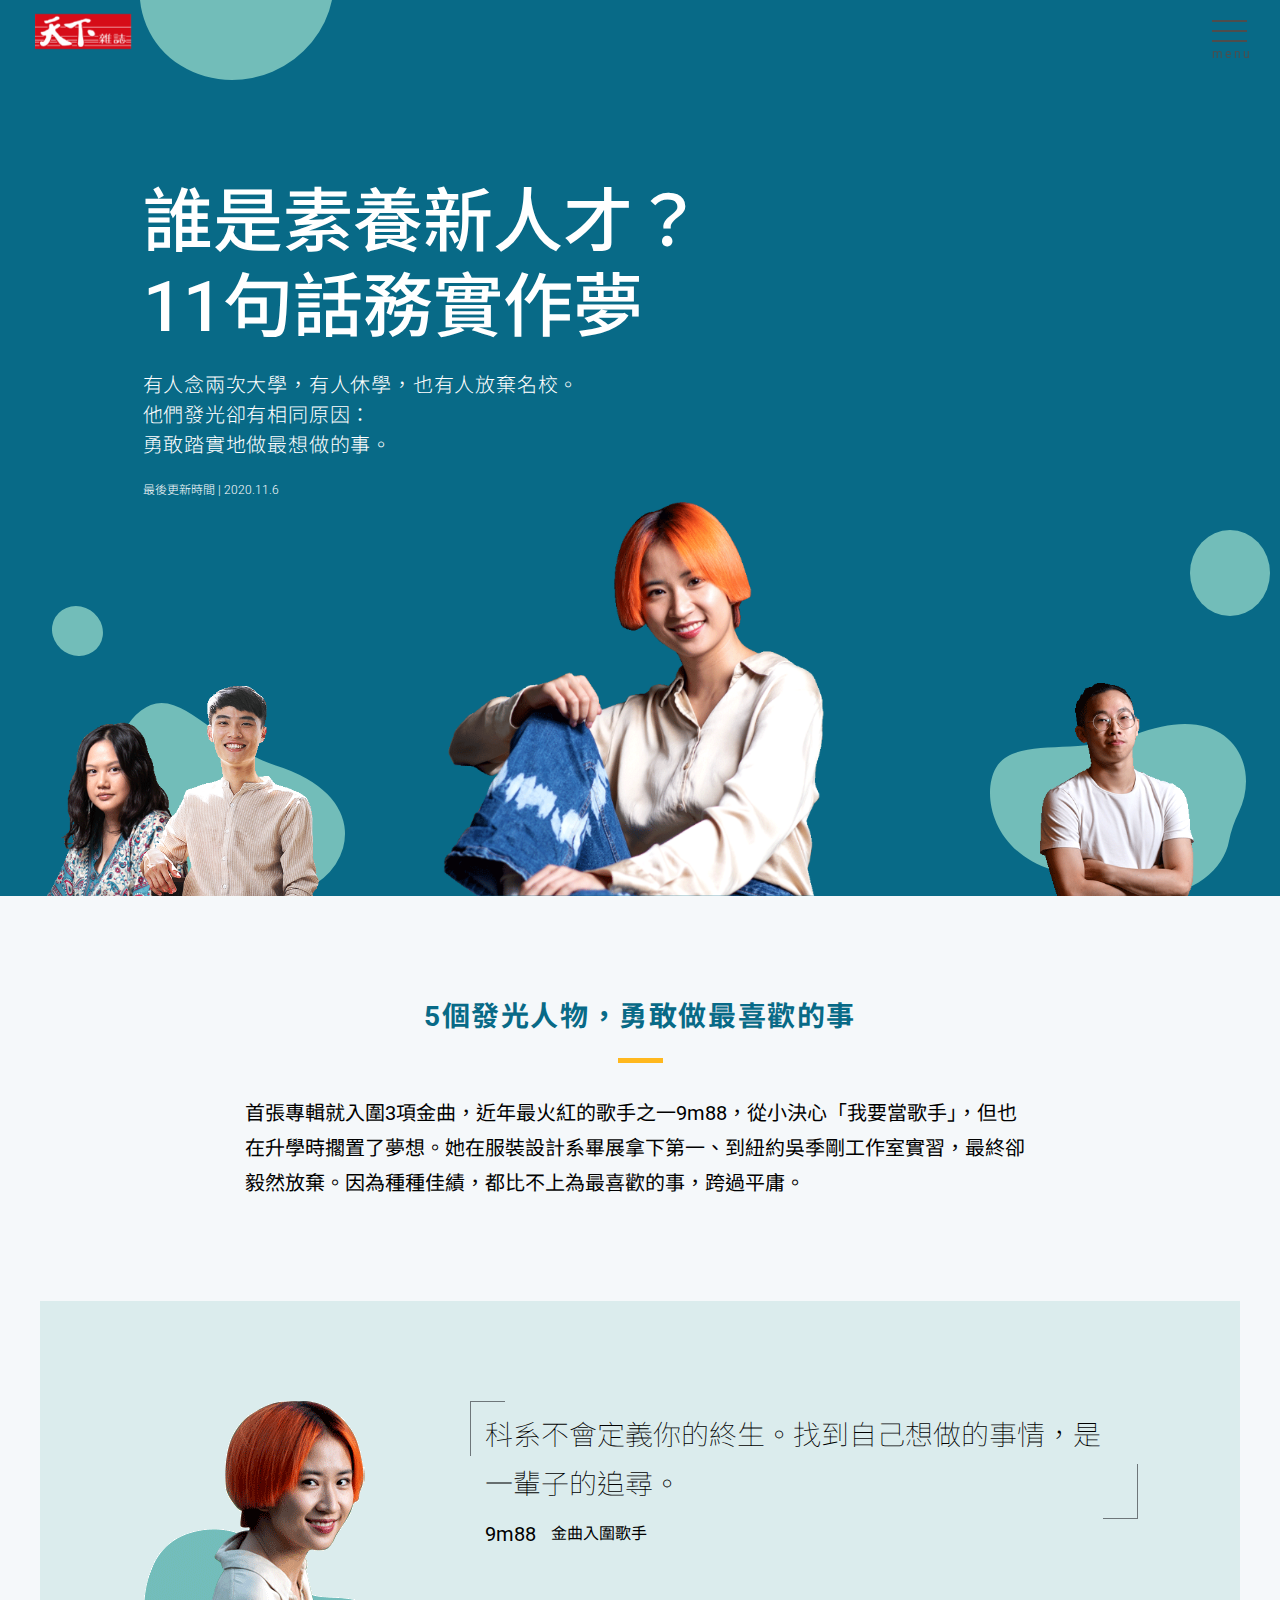
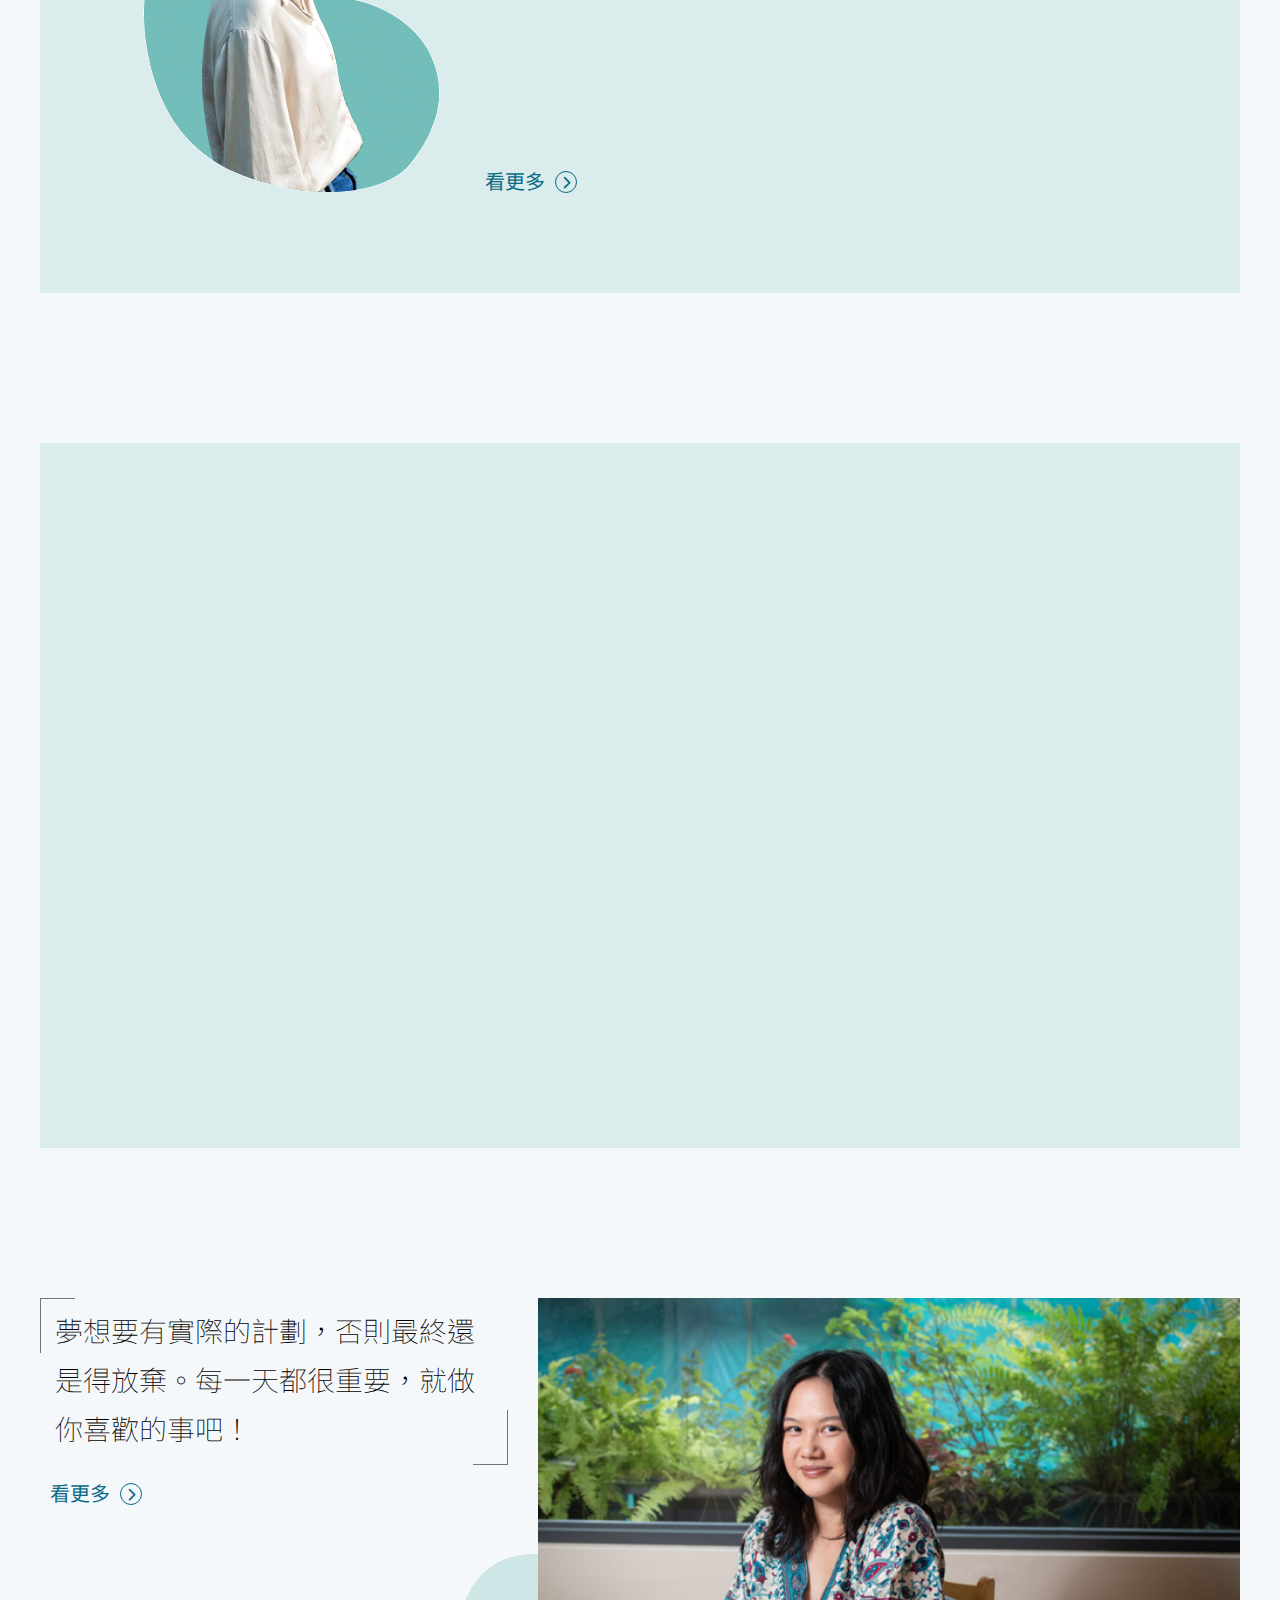
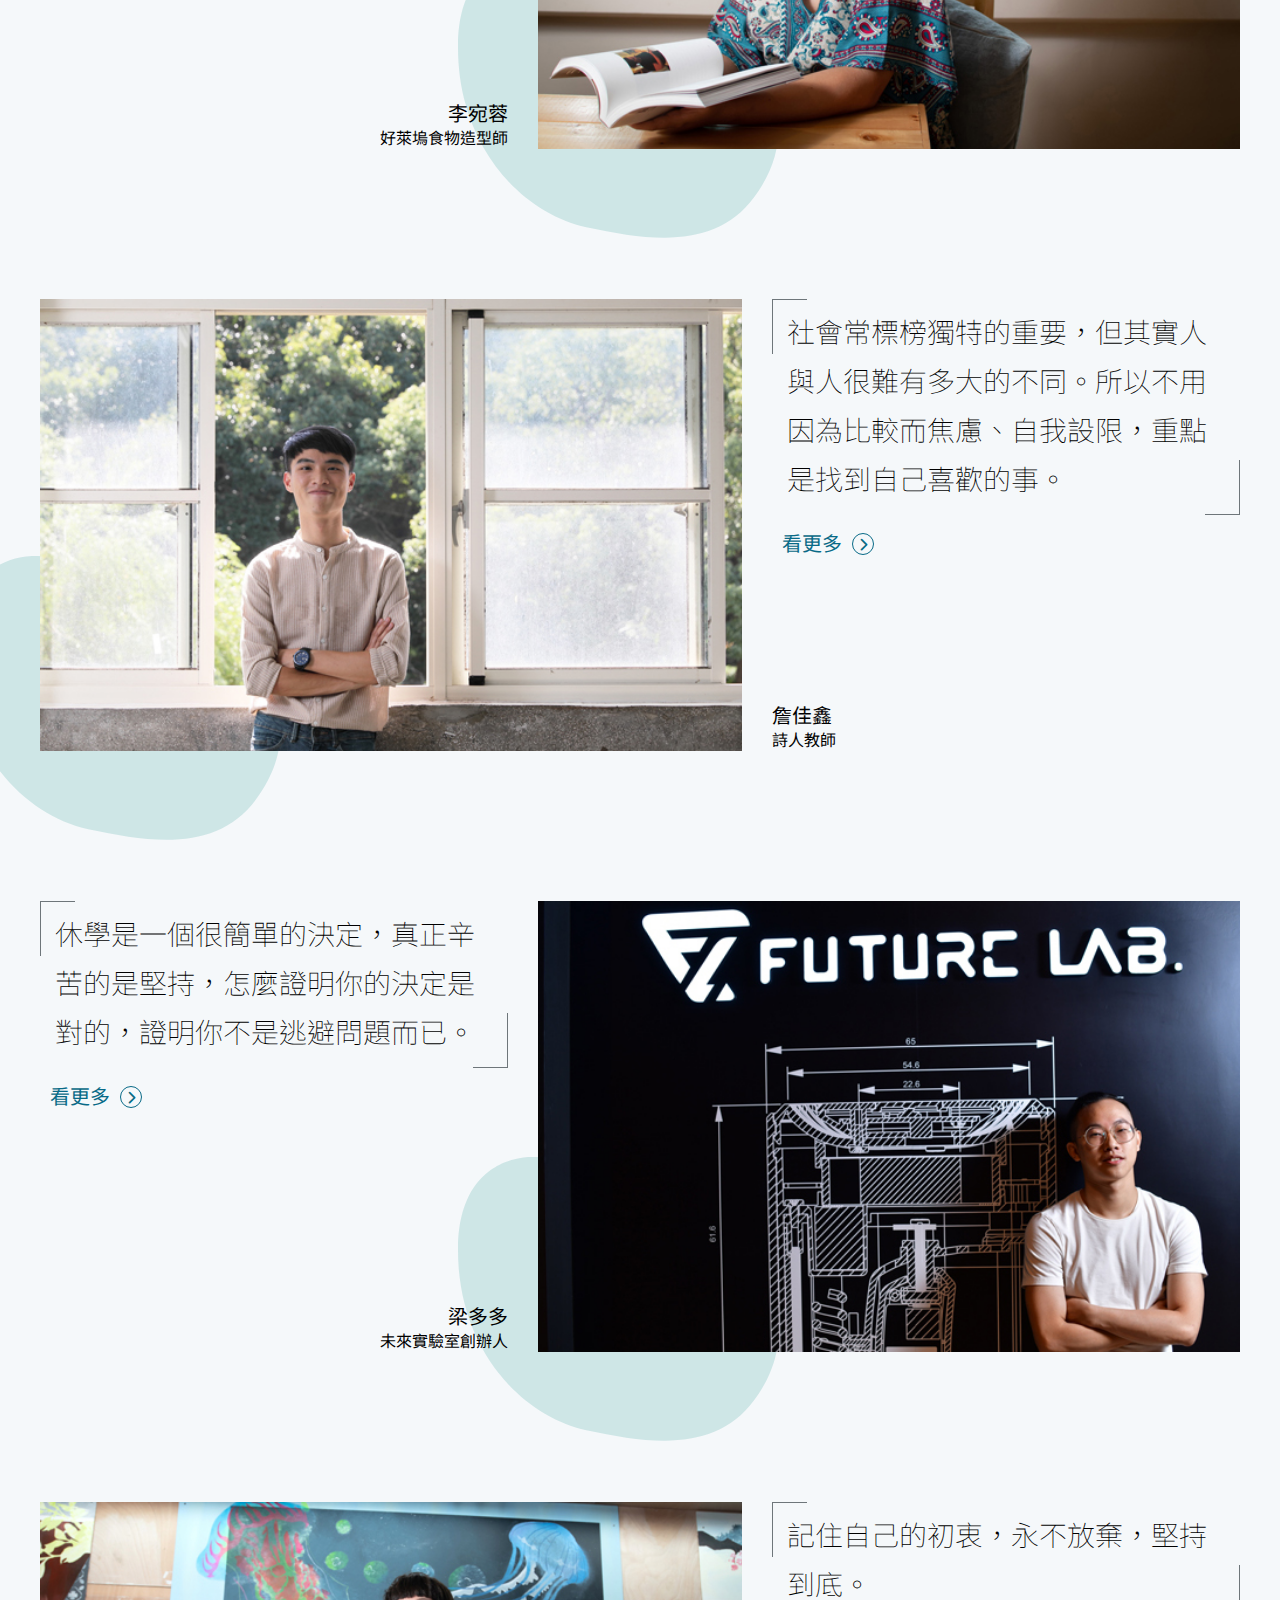
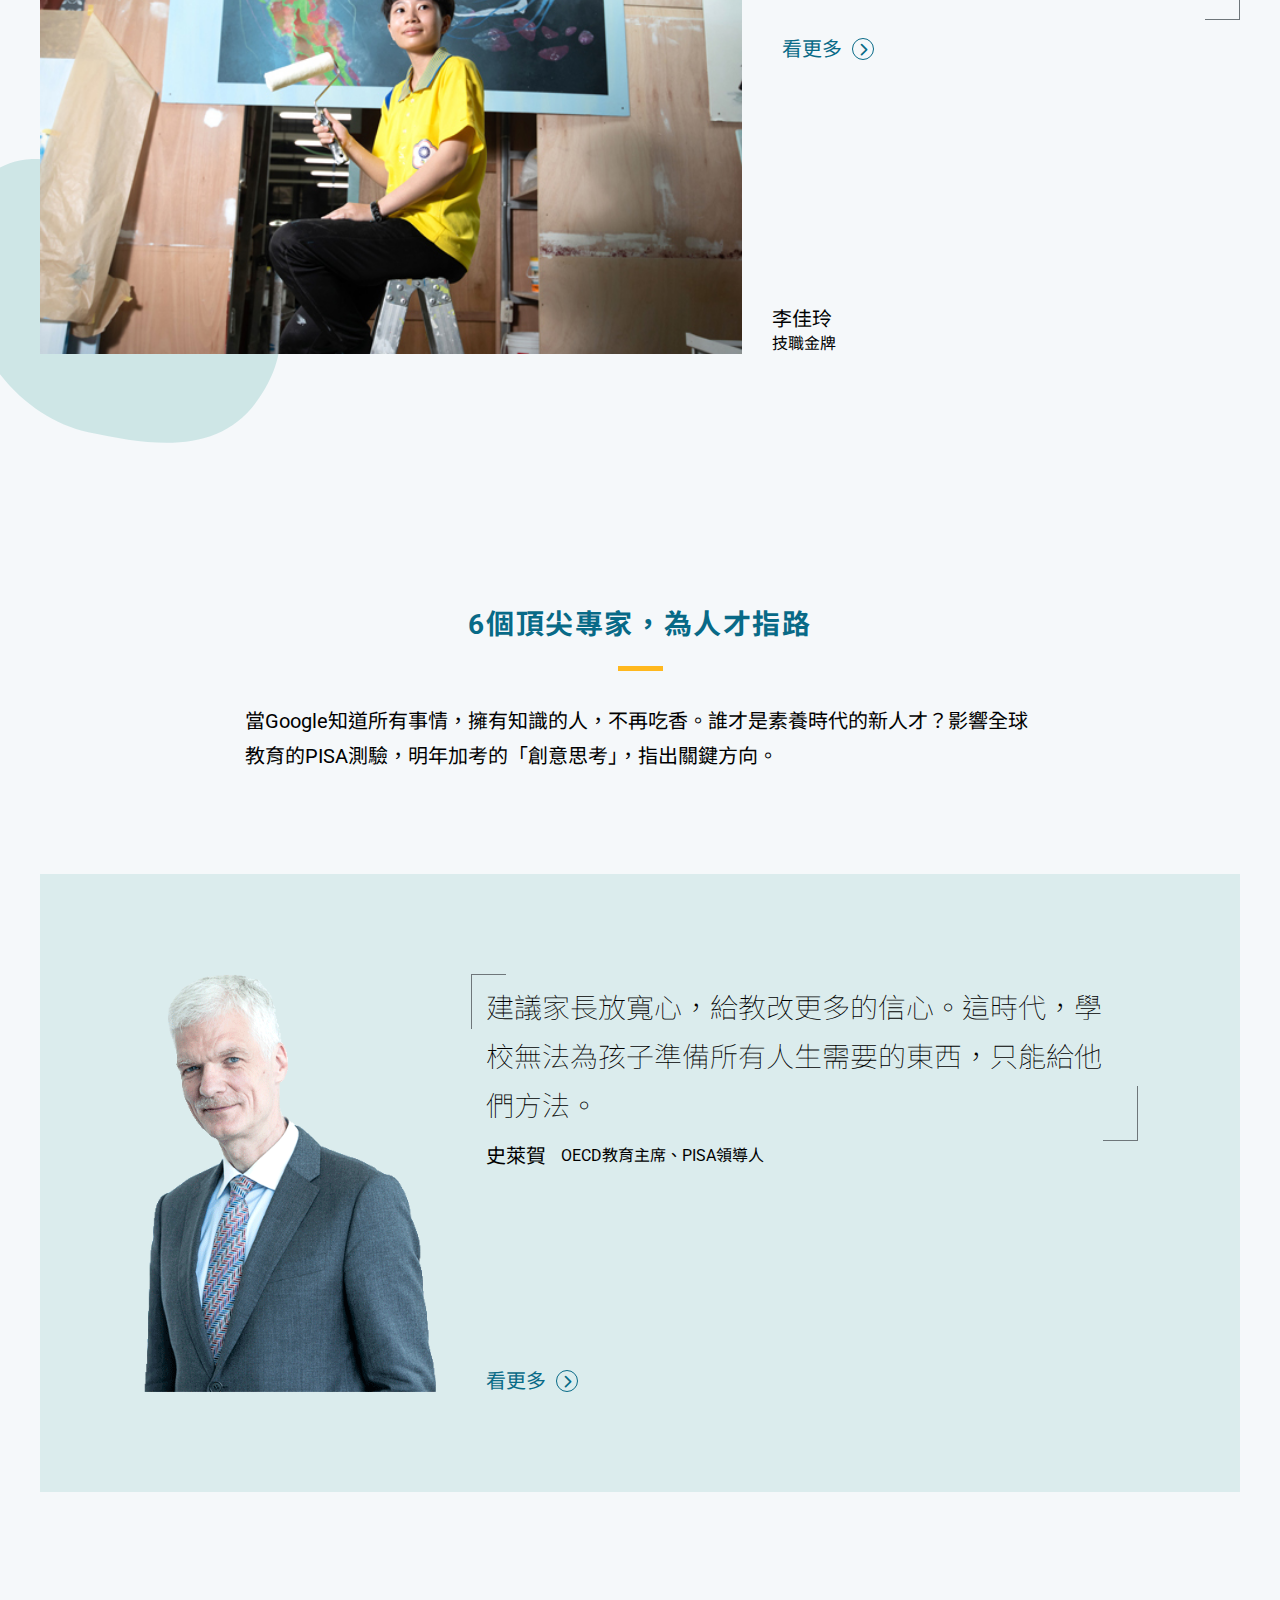
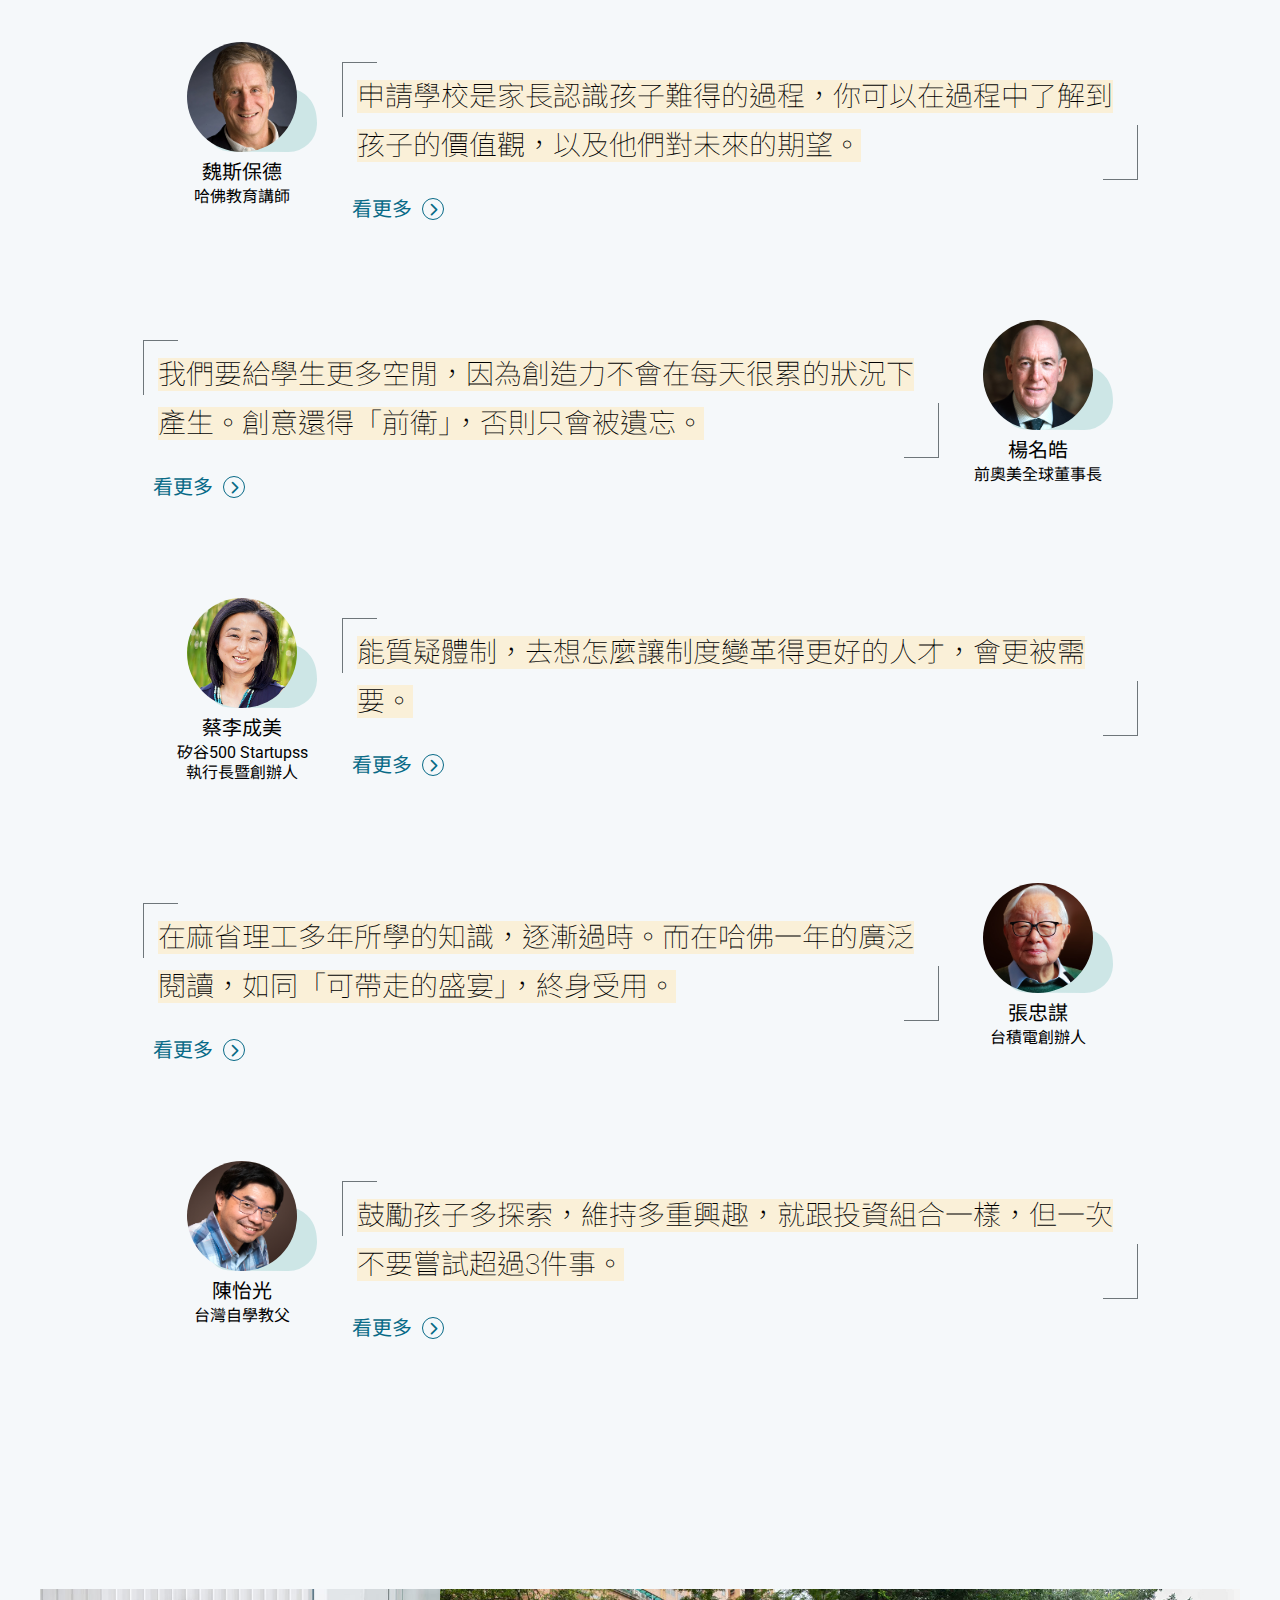
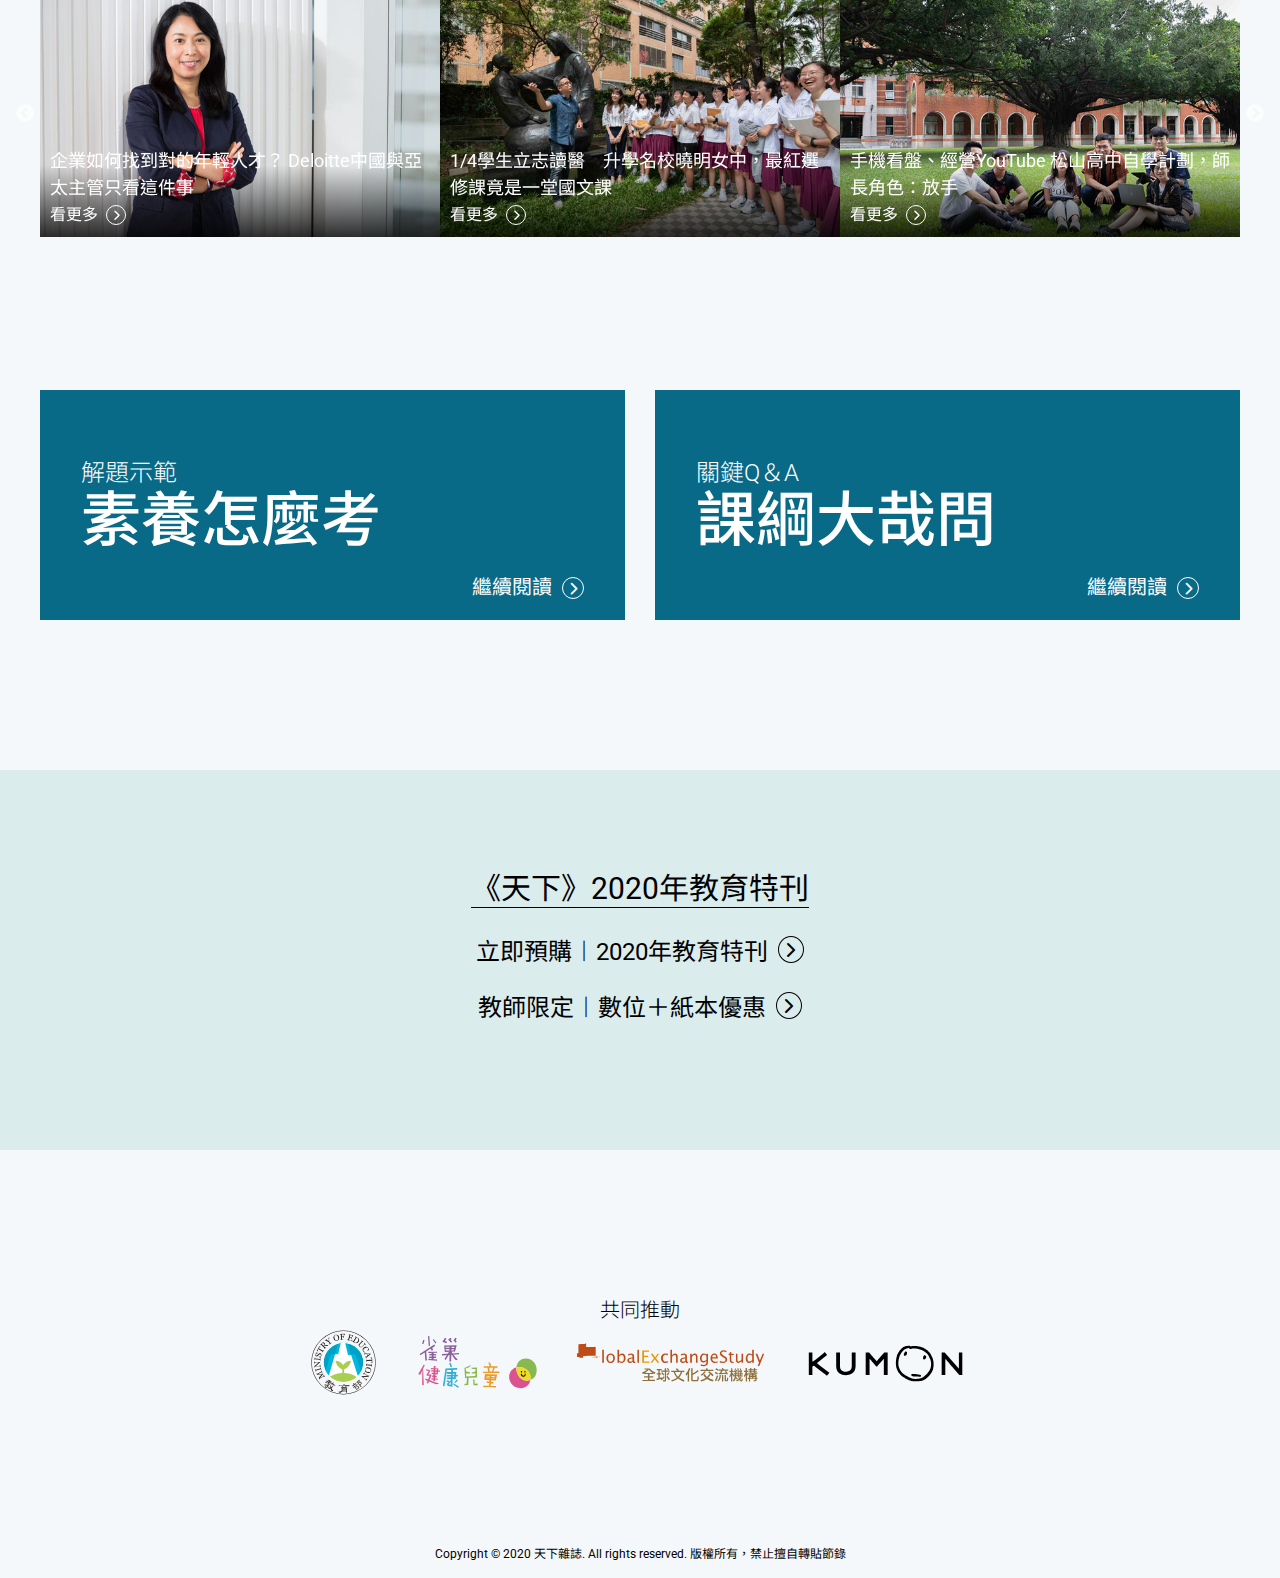
<file: index.html>
<!DOCTYPE html>
<html lang="en">

<head>
  <meta charset="UTF-8">
  <meta name="viewport" content="width=device-width, initial-scale=1.0">
  <link rel="preconnect" href="https://fonts.gstatic.com">
  <link
    href="https://fonts.googleapis.com/css2?family=Noto+Sans+TC:wght@300;400;500;700&family=Roboto:wght@300;400;500;700&display=swap"
    rel="stylesheet">
  <!-- iconfont -->
  <link rel="stylesheet" href="css/style.css">
  <!-- slick css-->
  <link rel="stylesheet" type="text/css" href="css/slick/slick.css">
  <!-- // Add the new slick-theme.css if you want the default styling -->
  <link rel="stylesheet" type="text/css" href="css/slick/slick-theme.css">
  <link rel="stylesheet" href="css/slick/slick_theme_test.css">
  <link rel="stylesheet" href="css/reset.css">
  <link rel="stylesheet" href="css/header.css">
  <link rel="stylesheet" href="css/all.css">


  <title>celebrity</title>
</head>

<body>
  <!-- logo-img版本 -->
  <nav class="scroll" style="--bgColor:#086a87; --textColor: #fff; --hoverColor: rgba(255,255,255,.5);">
    <div class="header-container-fluid">
      <a class="logo-img"
        href="https://www.cw.com.tw/?utm_campaign=cwmg_web-affiliate-daily&amp;utm_medium=affiliate&amp;utm_source=cwmg_web"
        target="_blank" gtm-name="專輯-2020教育特刊" eventaction="logo-click" eventlabel="點擊-天下logo">
        <img src="images/logo.jpg" alt="天下雜誌">
      </a>
      <div class="ham serif" gtm-name="專輯-2020教育特刊" eventaction="menu-click" eventlabel="點擊-漢堡選單">
        <div class="McButton" gtm-name="專輯-2020教育特刊" eventaction="menu-click" eventlabel="點擊-漢堡選單">
          <b></b>
          <b></b>
          <b></b>
        </div>
      </div>
    </div>
    <div class="header-container-fluid fullscreen serif">
      <div class="header-container">
        <ul class="main-menu">
          <li>
            <a href="https://web.cw.com.tw/2020edu/index.html" target="_self" gtm-name="專輯-2020教育特刊"
              eventaction="menu-link-click" eventlabel="點擊-教育特刊首頁">
              <span class="zh">首頁</span>
              <span class="en">Home</span>
            </a>
          </li>
          <li>
            <a href="https://web.cw.com.tw/2020edu/list.html" target="_self" gtm-name="專輯-2020教育特刊"
              eventaction="menu-link-click" eventlabel="點擊-課綱大哉問">
              <span class="zh">課綱大哉問</span>
              <span class="en">Q&A of 12-Year Basic Education</span>
            </a>
          </li>
          <li>
            <a href="https://web.cw.com.tw/2020edu/exam.html" target="_self" gtm-name="專輯-2020教育特刊"
              eventaction="menu-link-click" eventlabel="點擊-素養怎麼考">
              <span class="zh">素養怎麼考</span>
              <span class="en">Preparing Tests and Exams</span>
            </a>
          </li>
          <li>
            <a href="https://web.cw.com.tw/2020edu/celebrity.html" target="_self" gtm-name="專輯-2020教育特刊"
              eventaction="menu-link-click" eventlabel="點擊-名人談教育">
              <span class="zh">誰是素養新人才</span>
              <span class="en">11 Inspiring Quotes on Dreams</span>
            </a>
          </li>
          <li>
            <a href="https://bit.ly/3mFZiqm" target="_blank" gtm-name="專輯-2020教育特刊" eventaction="menu-link-click"
              eventlabel="點擊-天下影音">
              <span class="zh">課綱的108個煩惱</span>
              <span class="en">Video</span>
            </a>
          </li>
        </ul>
        <ul class="sns-booking">
          <li class="subscribe-btn">
            <a href="https://www.cw.com.tw/payment/simple?utm_source=cwmg_web&amp;utm_medium=affiliate&amp;utm_campaign=cwmg_web-affiliate-daily"
              target="_blank" gtm-name="專輯-2020教育特刊" eventaction="menu-link-click" eventlabel="點擊-選單連結">
              <span class="zh">訂閱天下全閱讀</span>
            </a>
          </li>
          <li class="rss">
            <div class="img">
              <a href="https://www.facebook.com/sharer/sharer.php?u=https%3A//web.cw.com.tw/2020edu/celebrity.html"
                target="_blank" gtm-name="專輯-2020教育特刊" eventaction="button-click" eventlabel="點擊-nav分享臉書">
                <i class="icon-facebook"></i>
              </a>
            </div>
          </li>
          <li class="rss">
            <div class="img">
              <a href="https://social-plugins.line.me/lineit/share?url=https://web.cw.com.tw/2020edu/celebrity.html"
                target="_blank" gtm-name="專輯-2020教育特刊" eventaction="button-click" eventlabel="點擊-nav分享Line">
                <i class="icon-line"></i>
              </a>
            </div>
          </li>
          <li class="rss">
            <div class="img">
              <a href="https://twitter.com/share?url=https://web.cw.com.tw/2020edu/celebrity.html" target="_blank"
                gtm-name="專輯-2020教育特刊" eventaction="button-click" eventlabel="點擊-nav分享Twitter">
                <i class="icon-twitter"></i>
              </a>
            </div>
          </li>
        </ul>
      </div>
    </div>
  </nav>

  <!-- iconfont版本開始 -->
  <!-- <nav>
    <div class="nav_inner">
      <a class="logo-img" href="#" target="blank"><i class="icon-cw"></i></a>
      <div class="ham active">
        <div class="McButton">
          <b></b>
          <b></b>
          <b></b>
        </div>
      </div>
    </div>
  </nav>
  <div class="fullscreen">
    <div class="header-container">
      <ul class="main-menu">
        <li><a href="#" target="_self"><span class="zh">首頁</span>
            <span class="en">Home</span></a></li>
        <li><a href="#" target="_self"><span class="zh">課綱大哉問</span><span class="en">Q&A of 12-Year Basic
              Education</span></a></li>
        <li><a href="#" target="_self"><span class="zh">素養怎麼考</span><span class="en">Preparing Tests and
              Exams</span></a></li>
        <li><a href="#" target="_self"><span class="zh">誰是素養新人才</span><span class="en">11 Inspiring Quotes on
              Dreams</span></a></li>
        <li><a href="#" target="_self"><span class="zh">課綱的108個煩惱</span><span class="en">Video</span></a></li>
      </ul>
      <ul class="sns-booking">
        <li class="subscribe-btn">
          <a href="#" target="_blank">
            <span class="zh">訂閱天下全閱讀</span>
          </a>
        </li>
        <li class="rss">
          <div class="img">
            <a href="#" target="_blank">
              <i class="icon-facebook"></i>
            </a></div>
        </li>
        <li class="rss">
          <div class="img">
            <a href="#" target="_blank">
              <i class="icon-line"></i>
            </a></div>
        </li>
        <li class="rss">
          <div class="img">
            <a href="#" target="_blank">
              <i class="icon-twitter"></i>
            </a></div>
        </li>
      </ul>
    </div>
  </div> -->
  <!-- iconfont版本結束 -->

  <section class="cover">
    <div class="grid">
      <div class="cover_deco">
        <img class="img ele03" src="images/celebrity/ele_03.svg" alt="">
      </div>
      <div class="cover_headline">
        <h1>誰是素養新人才？</br>
          11句話務實作夢</h1>
        <p class="subhead"><span class="brk">有人念兩次大學，有人休學，也有人放棄名校。</span><span class="mo-brk">他們發光卻有相同原因：</span><span
            class="brk">勇敢踏實地做最想做的事。</span></p>
        <p class="meta">最後更新時間 | 2020.11.6</p>
      </div>
      <div class="cover_images">
        <img class="img01" src="images/celebrity/anna_lee_224.png" alt="">
        <img class="img02" src="images/celebrity/jan_300.png" alt="">
        <img class="ele01" src="images/celebrity/ele_01.svg" alt="">
        <img class="ele02" src="images/celebrity/ele_02.svg" alt="">
        <img class="img03" src="images/celebrity/9m88_500.png" alt="">
        <img class="img04" src="images/celebrity/ldd_228.png" alt="">
        <img class="ele05" src="images/celebrity/ele_05.svg" alt="">
        <img class="ele04" src="images/celebrity/ele_04.svg" alt="">
      </div>
    </div>
  </section>

  <!-- celebrity intro-->
  <div class="pilot">
    <div class="grid">
      <div class="grid3-11 mobile1-13">
        <h3>5個發光人物，勇敢做最喜歡的事</h3>
        <p class="intro">
          首張專輯就入圍3項金曲，近年最火紅的歌手之一9m88，從小決心「我要當歌手」，但也在升學時擱置了夢想。她在服裝設計系畢展拿下第一、到紐約吳季剛工作室實習，最終卻毅然放棄。因為種種佳績，都比不上為最喜歡的事，跨過平庸。
        </p>
      </div>
    </div>
  </div>

  <!-- celebrity feature -->
  <div class="desktop">
    <div class="feature grid">
      <div class="feature_inner">
        <img class="feature_photo" src="images/celebrity/9m88_297.png" alt="9m88">
        <div class="feature_quote">
          <div class="quotation">
            <p class="quote_L">科系不會定義你的終生。找到自己想做的事情，是一輩子的追尋。</p>
          </div>
          <div class="name_inline">
            <span class="name">9m88</span>
            <span class="title">金曲入圍歌手</span>
          </div>
          <a href="#" class="name_more"><span class="btn_more_bottom">看更多<i class="a icon-arrowRight"></i></span></a>
        </div>
      </div>
    </div>
  </div>
  <div class="mobile">
    <div class="feature grid">
      <div class="feature_inner">
        <img class="feature_photo" src="images/celebrity/9m88_297.png" alt="9m88">
        <div class="name_inline">
          <span class="name">9m88</span>
          <span class="title">金曲入圍歌手</span>
        </div>
        <div class="feature_quote">
          <div class="quotation">
            <p class="quote_L">科系不會定義你的終生。找到自己想做的事情，是一輩子的追尋。</p>
          </div>
          <div class="btn_more_bottom"><a>看更多<i class="icon-arrowRight"></i></a></div>
        </div>
      </div>
    </div>
  </div>
  <!-- video -->
  <section class="video mb-150 mo-mb-100">
    <div class="video_frame grid">
      <div class="youtube-embed-wrapper"
        style="position:relative;padding-bottom:56.25%;padding-top:30px;height:0;overflow:hidden;grid-column: 1/13;">
        <iframe gtm-name="專輯-2020教育特刊"
          src="https://www.youtube-nocookie.com/embed/yIuWfSu_tMw?enablejsapi=1&amp;origin=https%3A%2F%2Fweb.cw.com.tw"
          frameborder="0" allow="accelerometer; autoplay; encrypted-media; gyroscope; picture-in-picture"
          allowfullscreen="" style="position: absolute;top: 0;left: 0;width: 100%;height: 100%;" width="100%"
          data-gtm-yt-inspected-1867288_1123="true" id="197226097" data-gtm-yt-inspected-1867288_1409="true"
          data-gtm-yt-inspected-1_25="true"></iframe>
      </div>
    </div>
  </section>

  <!-- celebrity quotes-->
  <div class="grid">
    <div class="celebs_inner">
      <div class="card card-reverse">
        <div class="celebs_img img-reverse">
          <img class="deco_mobile" src="images/celebrity/cloud_01_mobile.svg">
          <img class="deco_desktop" src="images/celebrity/cloud_01.svg">
          <img class="celebs_photo" src="images/celebrity/portrait_01.jpg" alt="">
        </div>
        <div class="who_mobile">
          <span class="name">李宛蓉</span>
          <span class="title">好萊塢食物造型師</span>
        </div>
        <div class="celebs_quote">
          <div class="quotation">
            <p class="quote_L">夢想要有實際的計劃，否則最終還是得放棄。每一天都很重要，就做你喜歡的事吧！</p>
          </div>
          <a href="#"><span class="btn_more_mt18">看更多<i class="a icon-arrowRight"></i></span></a>
          <div class="who name_right who_desktop">
            <span class="name">李宛蓉</span>
            <span class="title">好萊塢食物造型師</span></div>
        </div>
      </div>
    </div>
    <div class="celebs_inner">
      <div class="card">
        <div class="celebs_img">
          <img class="deco_mobile deco-reverse" src="images/celebrity/cloud_01_mobile.svg">
          <img class="deco_desktop" src="images/celebrity/cloud_01.svg">
          <img class="celebs_photo" src="images/celebrity/portrait_02.jpg" alt="">
        </div>
        <div class="who_mobile">
          <span class="name">詹佳鑫</span>
          <span class="title">詩人教師</span>
        </div>
        <div class="celebs_quote">
          <div class="quotation">
            <p class="quote_L">社會常標榜獨特的重要，但其實人與人很難有多大的不同。所以不用因為比較而焦慮、自我設限，重點是找到自己喜歡的事。</p>
          </div>
          <a href="#"><span class="btn_more_mt18">看更多<i class="a icon-arrowRight"></i></span></a>
          <div class="who name_left who_desktop">
            <span class="name">詹佳鑫</span>
            <span class="title">詩人教師</span></div>
        </div>
      </div>
    </div>
    <div class="celebs_inner">
      <div class="card card-reverse">
        <div class="celebs_img img-reverse">
          <img class="deco_mobile" src="images/celebrity/cloud_01_mobile.svg">
          <img class="deco_desktop" src="images/celebrity/cloud_01.svg">
          <img class="celebs_photo" src="images/celebrity/portrait_03.jpg" alt="">
        </div>
        <div class="who_mobile">
          <span class="name">梁多多</span>
          <span class="title">未來實驗室創辦人</span>
        </div>
        <div class="celebs_quote">
          <div class="quotation">
            <p class="quote_L">休學是一個很簡單的決定，真正辛苦的是堅持，怎麼證明你的決定是對的，證明你不是逃避問題而已。</p>
          </div>
          <a href="#"><span class="btn_more_mt18">看更多<i class="a icon-arrowRight"></i></span></a>
          <div class="who name_right who_desktop">
            <span class="name">梁多多</span>
            <span class="title">未來實驗室創辦人</span>
          </div>
        </div>
      </div>
    </div>
    <div class="celebs_inner">
      <div class="card">
        <div class="celebs_img">
          <img class="deco_mobile deco-reverse" src="images/celebrity/cloud_01_mobile.svg">
          <img class="deco_desktop" src="images/celebrity/cloud_01.svg">
          <img class="celebs_photo" src="images/celebrity/portrait_04.jpg" alt="">
        </div>
        <div class="who_mobile">
          <span class="name">李佳玲</span>
          <span class="title">技職金牌</span>
        </div>
        <div class="celebs_quote">
          <div class="quotation">
            <p class="quote_L">記住自己的初衷，永不放棄，堅持到底。</p>
          </div>
          <a href="#"><span class="btn_more_mt18">看更多<i class="a icon-arrowRight"></i></span></a>
          <div class="who name_left who_desktop">
            <span class="name">李佳玲</span>
            <span class="title">技職金牌</span></div>
        </div>
      </div>
    </div>
  </div>

  <!-- expert intro -->
  <div class="pilot">
    <div class="grid">
      <div class="grid3-11 mobile1-13">
        <h3>6個頂尖專家，為人才指路</h3>
        <p class="intro">
          當Google知道所有事情，擁有知識的人，不再吃香。誰才是素養時代的新人才？影響全球教育的PISA測驗，明年加考的「創意思考」，指出關鍵方向。
        </p>
      </div>
    </div>
  </div>

  <!-- expert feature-->
  <div class="desktop">
    <div class="feature grid">
      <div class="feature_inner">
        <img class="feature_photo" src="images/celebrity/portrait_05.png" alt="harvard">
        <div class="feature_quote">
          <div class="quotation">
            <p class="quote_L">建議家長放寬心，給教改更多的信心。這時代，學校無法為孩子準備所有人生需要的東西，只能給他們方法。</p>
          </div>
          <div class="name_inline">
            <span class="name">史萊賀</span>
            <span class="title">OECD教育主席、PISA領導人</span>
          </div>
          <a href="#" class="name_more"><span class="btn_more_bottom">看更多<i class="a icon-arrowRight"></i></span></a>
        </div>
      </div>
    </div>
  </div>
  <div class="mobile">
    <div class="feature grid">
      <div class="feature_inner">
        <img class="feature_photo" src="images/celebrity/portrait_05.png" alt="harvard">
        <div class="name_inline">
          <span class="name">史萊賀</span>
          <span class="title">OECD教育主席、PISA領導人</span>
        </div>
        <div class="feature_quote">
          <div class="quotation">
            <p class="quote_L">建議家長放寬心，給教改更多的信心。這時代，學校無法為孩子準備所有人生需要的東西，只能給他們方法。</p>
          </div>
          <div class="btn_more_bottom"><a>看更多<i class="icon-arrowRight"></i></a></div>
        </div>
      </div>
    </div>
  </div>
  <!-- expert quotes -->
  <section class="experts mb-150 mo-mb-100">
    <div class="grid">
      <div class="group">
        <div class="infogroup">
          <div class="photo_set">
            <img src="images/celebrity/portrait_06.jpg" alt="" class="expert_photo">
            <img src="images/celebrity/cloud_02.svg" alt="" class="cloud02">
          </div>
          <div class="name_set">
            <span class="name">魏斯保德</span>
            <span class="title">哈佛教育講師</span>
          </div>
        </div>
        <div class="expert_text">
          <div class="quotation">
            <p class="quote_L"><span class="bg_color">申請學校是家長認識孩子難得的過程，你可以在過程中了解到孩子的價值觀，以及他們對未來的期望。</span></p>
          </div>
          <a href="#"><span class="btn_more_mt18">看更多<i class="a icon-arrowRight"></i></span></a>
        </div>
      </div>
    </div>
    <div class="grid">
      <div class="group r-reverse">
        <div class="infogroup mo-rr">
          <div class="photo_set">
            <img src="images/celebrity/portrait_07.jpg" alt="" class="expert_photo">
            <img src="images/celebrity/cloud_02.svg" alt="" class="cloud02">
          </div>
          <div class="name_set">
            <span class="name right">楊名皓</span>
            <span class="title right">前奧美全球董事長</span>
          </div>
        </div>
        <div class="expert_text">
          <div class="quotation">
            <p class="quote_L"><span class="bg_color">我們要給學生更多空閒，因為創造力不會在每天很累的狀況下產生。創意還得「前衛」，否則只會被遺忘。</span></p>
          </div>
          <a href="#"><span class="btn_more_mt18">看更多<i class="a icon-arrowRight"></i></span></a>
        </div>
      </div>
    </div>
    <div class="grid">
      <div class="group">
        <div class="infogroup">
          <div class="photo_set">
            <img src="images/celebrity/portrait_08.jpg" alt="" class="expert_photo">
            <img src="images/celebrity/cloud_02.svg" alt="" class="cloud02">
          </div>
          <div class="name_set">
            <span class="name">蔡李成美</span>
            <span class="title">矽谷500 Startupss</br>執行長暨創辦人</span>
          </div>
        </div>
        <div class="expert_text">
          <div class="quotation">
            <p class="quote_L"><span class="bg_color">能質疑體制，去想怎麼讓制度變革得更好的人才，會更被需要。</span></p>
          </div>
          <a href="#"><span class="btn_more_mt18">看更多<i class="icon-arrowRight"></i></span></a>
        </div>
      </div>
    </div>
    <div class="grid">
      <div class="group r-reverse">
        <div class="infogroup mo-rr">
          <div class="photo_set">
            <img src="images/celebrity/portrait_09.jpg" alt="" class="expert_photo">
            <img src="images/celebrity/cloud_02.svg" alt="" class="cloud02">
          </div>
          <div class="name_set">
            <span class="name right">張忠謀</span>
            <span class="title right">台積電創辦人</span>
          </div>
        </div>
        <div class="expert_text">
          <div class="quotation">
            <p class="quote_L"><span class="bg_color">在麻省理工多年所學的知識，逐漸過時。而在哈佛一年的廣泛閱讀，如同「可帶走的盛宴」，終身受用。</span></p>
          </div>
          <a href="#"><span class="btn_more_mt18">看更多<i class="icon-arrowRight"></i></span></a>
        </div>
      </div>
    </div>
    <div class="grid">
      <div class="group">
        <div class="infogroup">
          <div class="photo_set">
            <img src="images/celebrity/portrait_10.jpg" alt="" class="expert_photo">
            <img src="images/celebrity/cloud_02.svg" alt="" class="cloud02">
          </div>
          <div class="name_set">
            <span class="name">陳怡光</span>
            <span class="title">台灣自學教父</span>
          </div>
        </div>
        <div class="expert_text">
          <div class="quotation">
            <p class="quote_L"><span class="bg_color">鼓勵孩子多探索，維持多重興趣，就跟投資組合一樣，但一次不要嘗試超過3件事。</span></p>
          </div>
          <a href="#"><span class="btn_more_mt18">看更多<i class="icon-arrowRight"></i></span></a>
        </div>
      </div>
    </div>
  </section>

  <!-- slider -->
  <section class="slideshow mb-150 mo-mb-100">
    <div class="slider grid">
      <div class="slideframe autoplay">
        <div class="item item01">
          <a href="#" target="blank">
            <p>手機看盤、經營YouTube 松山高中自學計劃，師長角色：放手<span class="btn_more_slide">看更多<i class="icon-arrowRight"></i></span>
            </p>
          </a>
        </div>
        <div class="item item02">
          <a href="#" target="blank">
            <p>企業如何找到對的年輕人才？ Deloitte中國與亞太主管只看這件事<span class="btn_more_slide">看更多<i class="icon-arrowRight"></i></span>
            </p>
          </a>
        </div>
        <div class="item item03">
          <a href="#" target="blank">
            <p>1/4學生立志讀醫　升學名校曉明女中，最紅選修課竟是一堂國文課<span class="btn_more_slide">看更多<i class="icon-arrowRight"></i></span>
            </p>
          </a>
        </div>
        <div class="item item04">
          <a href="#" target="blank">
            <p>手機看盤、經營YouTube 松山高中自學計劃，師長角色：放手<span class="btn_more_slide">看更多<i class="icon-arrowRight"></i></span>
            </p>
          </a>
        </div>
        <div class="item item05">
          <a href="#" target="blank">
            <p>企業如何找到對的年輕人才？ Deloitte中國與亞太主管只看這件事<span class="btn_more_slide">看更多<i class="icon-arrowRight"></i></span>
            </p>
          </a>
        </div>
        <div class="item item06">
          <a href="#" target="blank">
            <p>1/4學生立志讀醫　升學名校曉明女中，最紅選修課竟是一堂國文課<span class="btn_more_slide">看更多<i class="icon-arrowRight"></i></span>
            </p>
          </a>
        </div>
      </div>
    </div>
    </div>
  </section>

  <!-- call to action -->
  <div class="cta mb-150 mo-mb-100">
    <div class="grid">
      <div class="btn_group">
        <a href="#" class="act_button">
          <div class="sub">解題示範</div>
          <div class="title_page">素養怎麼考</div>
          <div class="btn_more">繼續閱讀<i class="icon-arrowRight"></i></div>
        </a>
        <a href="#" class="act_button">
          <div class="sub">關鍵Q＆A</div>
          <div class="title_page">課綱大哉問</div>
          <div class="btn_more">繼續閱讀<i class="icon-arrowRight"></i></div>
        </a>
      </div>
    </div>
  </div>

  <!-- link -->
  <div class="mb-150 mo-mb-100">
    <div class="cw-ad">
      <p class="h4">《天下》2020年教育特刊</p>
      <ul class="buy_more">
        <li>
          <a href="https://web.cw.com.tw/2020edu/exam.html">立即預購︱2020年教育特刊<i class="icon-arrowRight"></i></a>
        </li>
        <li>
          <a href="https://web.cw.com.tw/2020edu/list.html">教師限定︱數位＋紙本優惠<i class="icon-arrowRight"></i></a>
        </li>
      </ul>
    </div>
  </div>

  <!-- sponsor -->
  <div class="sponsor mb-150 mo-mb-100">
    <div class="grid">
      <div class="grid1-13">
        <p>共同推動</p>
        <ul>
          <li><a href="#"><img src="images/sponsor/logo1.svg" alt=""></a></li>
          <li><a href="#"><img src="images/sponsor/logo2.svg" alt=""></a></li>
          <li><a href="#"><img src="images/sponsor/logo3.svg" alt=""></a></li>
          <li><a href="#"><img src="images/sponsor/logo4.svg" alt=""></a></li>
        </ul>
      </div>
    </div>
  </div>

  <!-- footer -->
  <footer>
    <div>
      <span>Copyright © 2020 天下雜誌. All rights reserved. 版權所有，禁止擅自轉貼節錄</span>
    </div>
  </footer>


  <script type="text/javascript" src="https://code.jquery.com/jquery-2.2.0.min.js"></script>
  <script type="text/javascript" src="js/slick.js"></script>
  <script src="js/all.js"></script>


  <script>
    $(document).ready(function () {
      $('.autoplay').slick({
        slidesToShow: 3,
        slidesToScroll: 1,
        autoplay: true,
        autoplaySpeed: 2000,
        responsive: [
          {
            breakpoint: 800,
            settings: {
              slidesToShow: 2,
              slidesToScroll: 1,
              autoplay: true,
              autoplaySpeed: 2000,
            }
          },
          {
            breakpoint: 576,
            settings: {
              slidesToShow: 1,
              slidesToScroll: 1,
              autoplay: true,
              autoplaySpeed: 2000,
            }
          }
        ]
      });
    });
  </script>
</body>

</html>
</file>
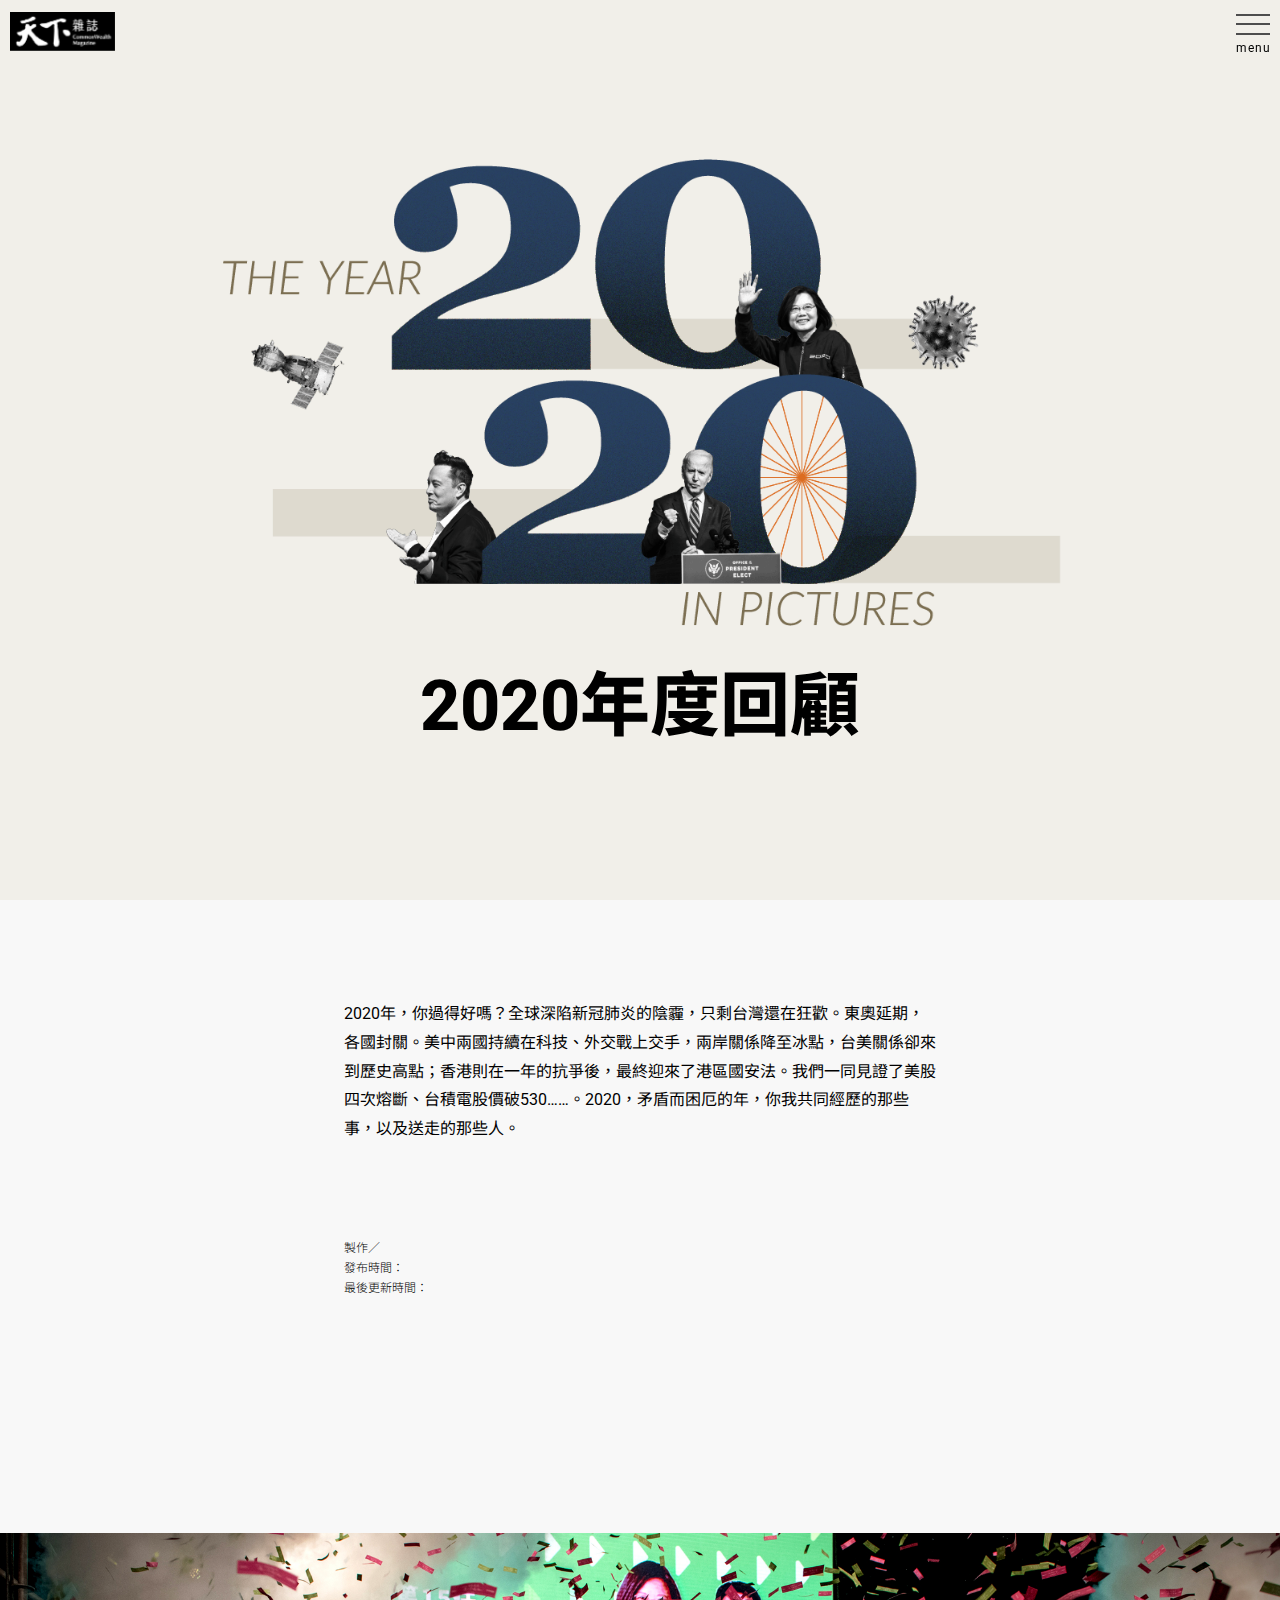
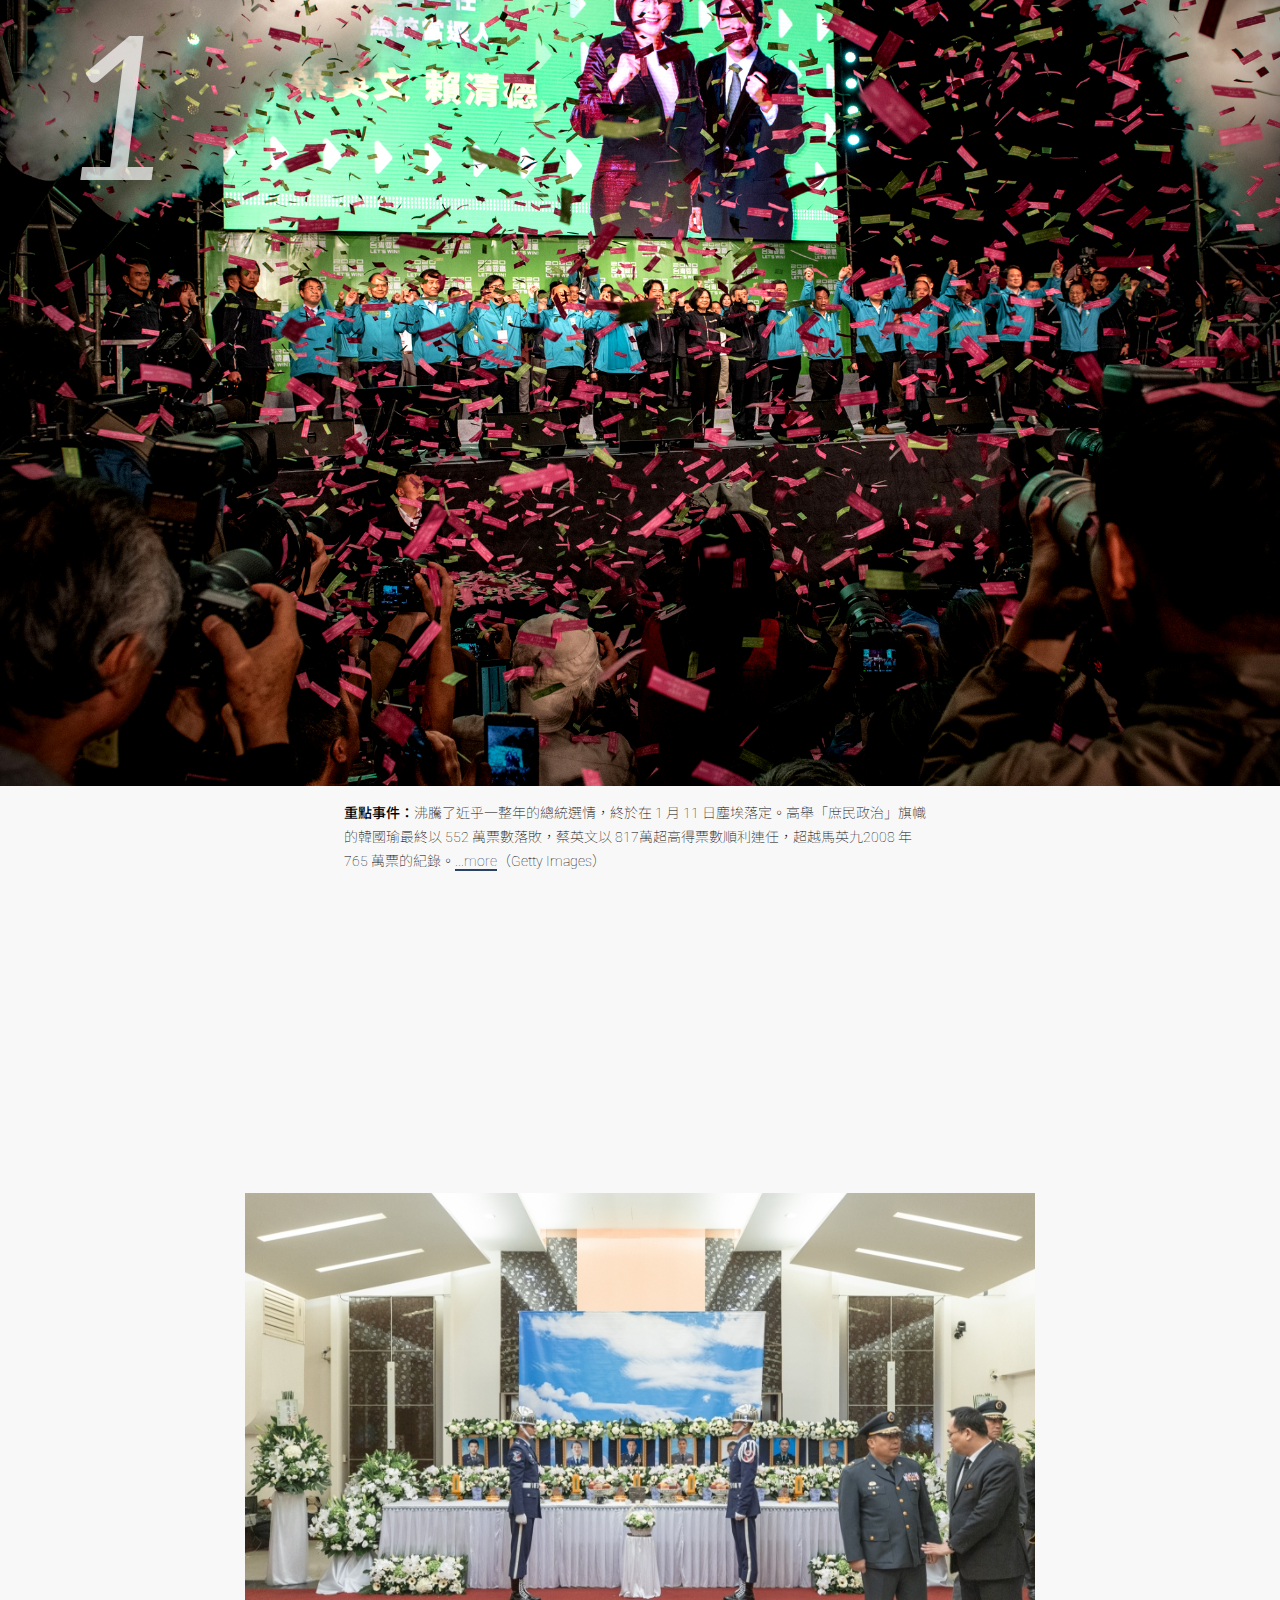
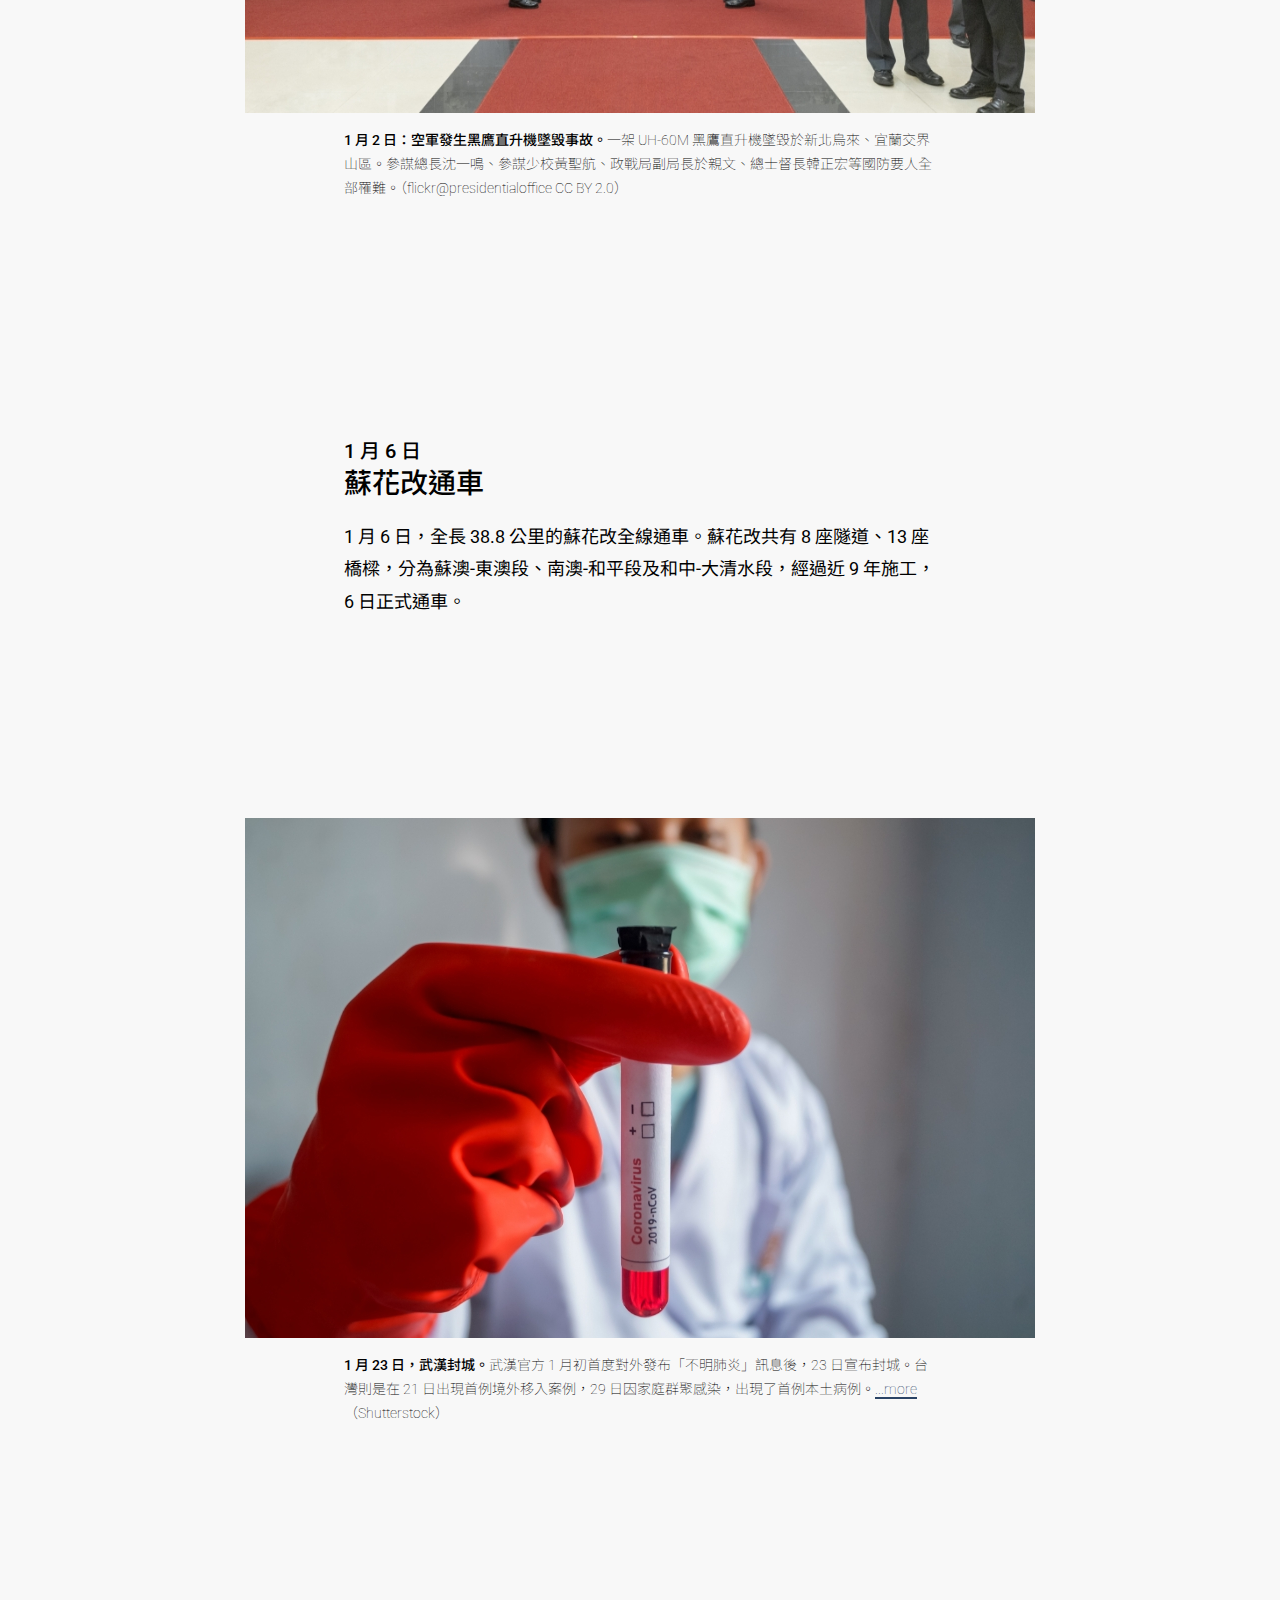
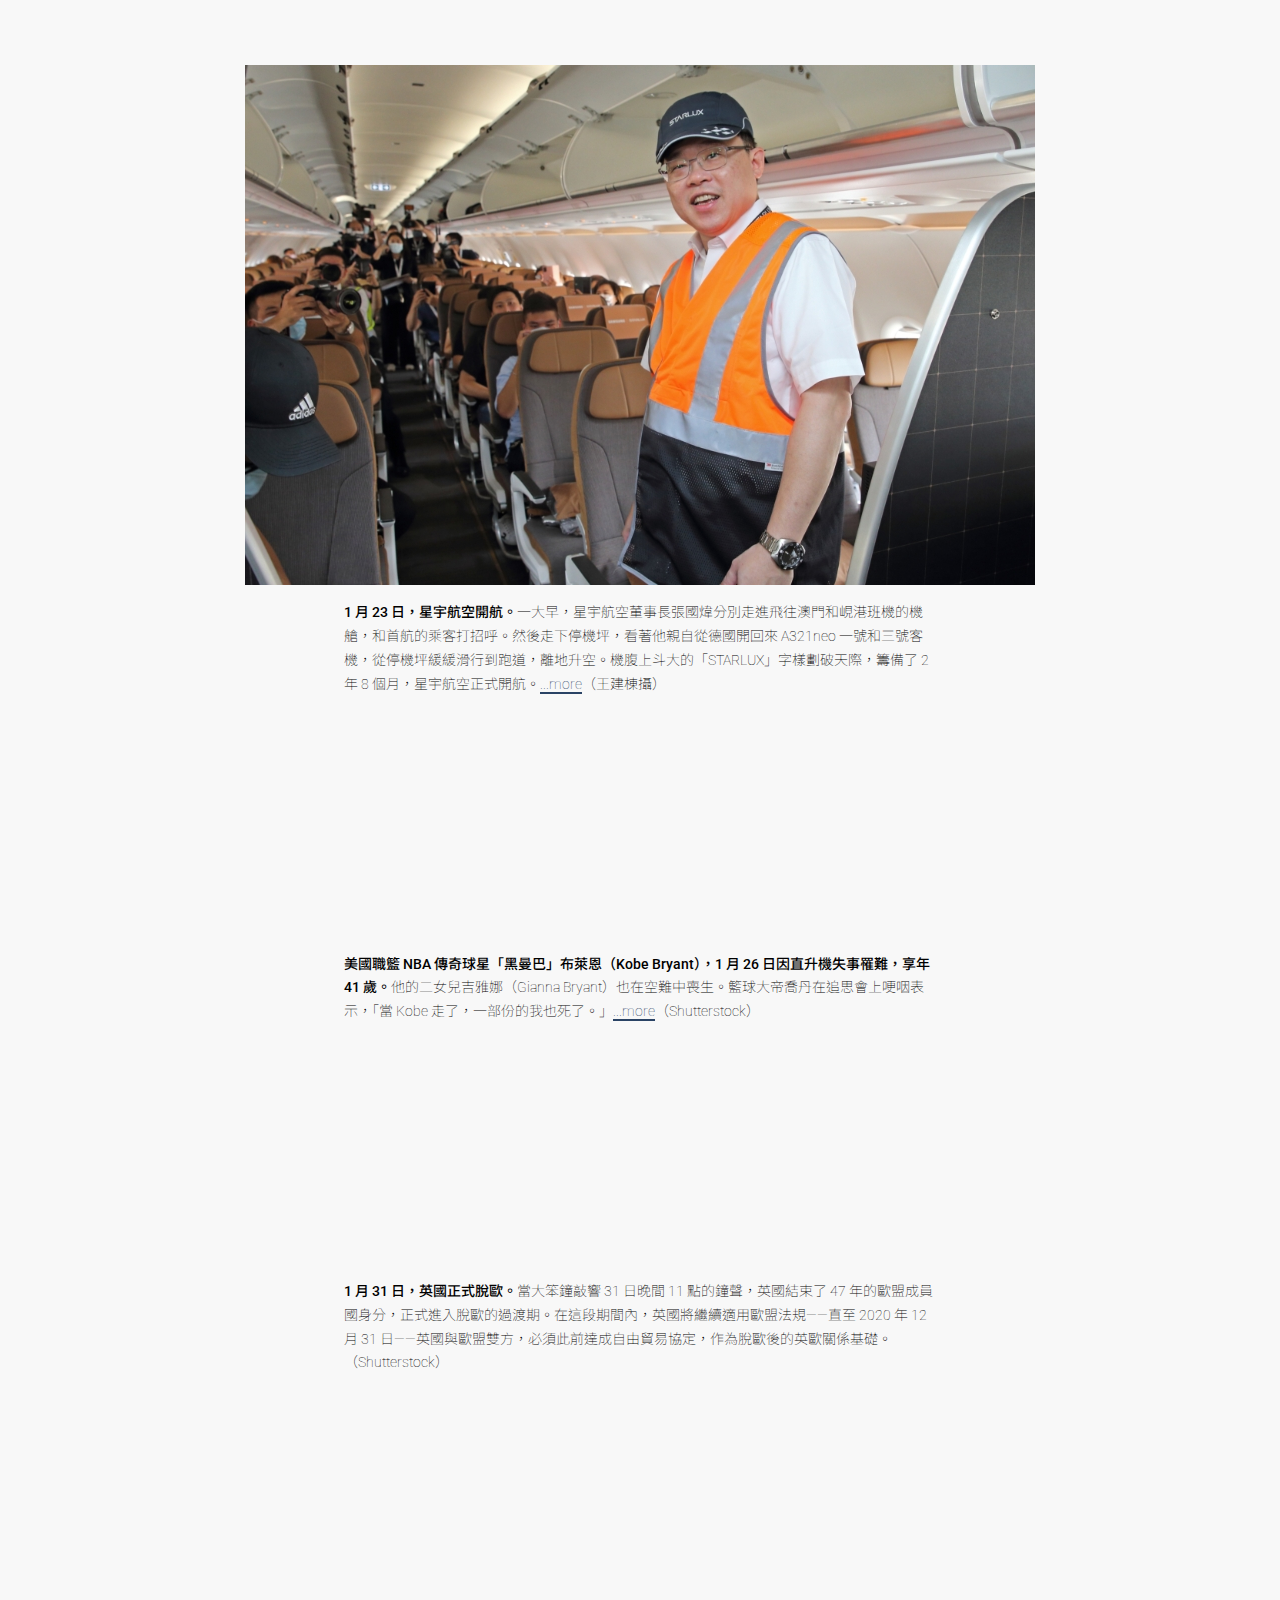
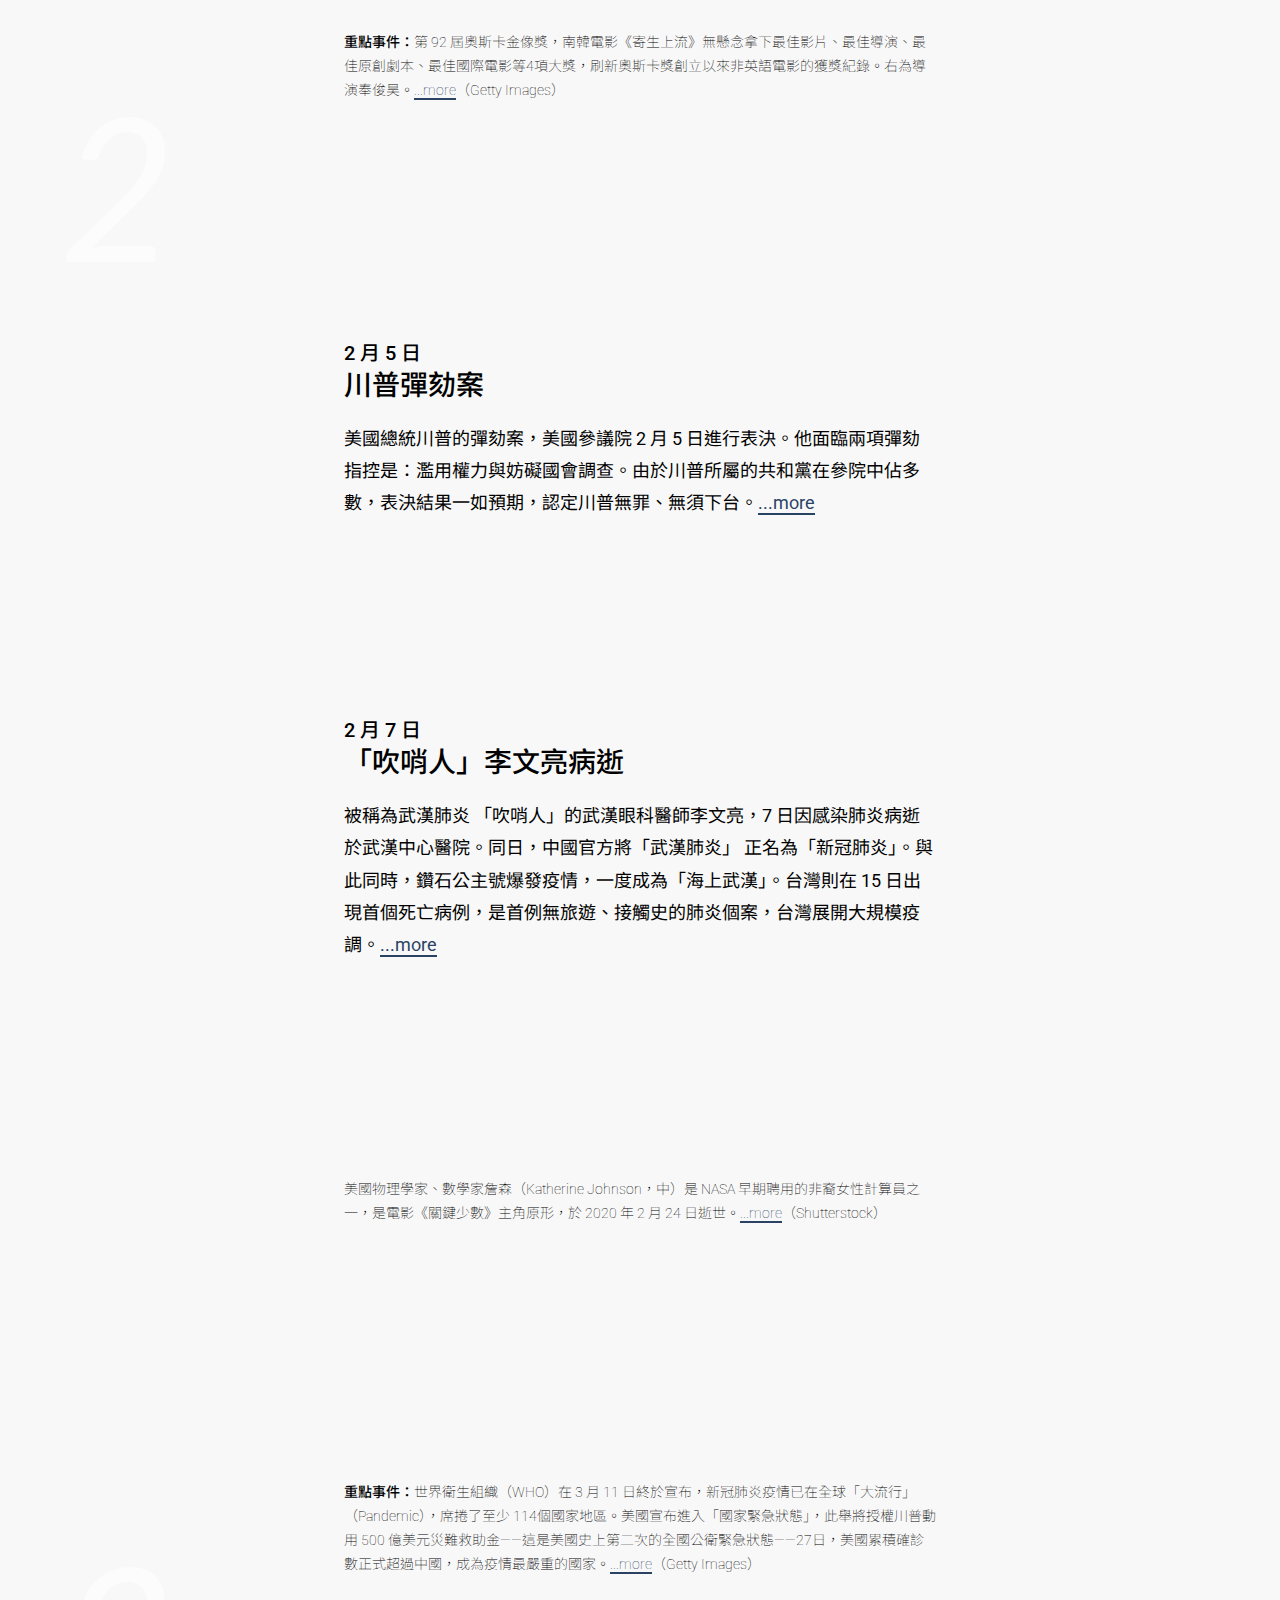
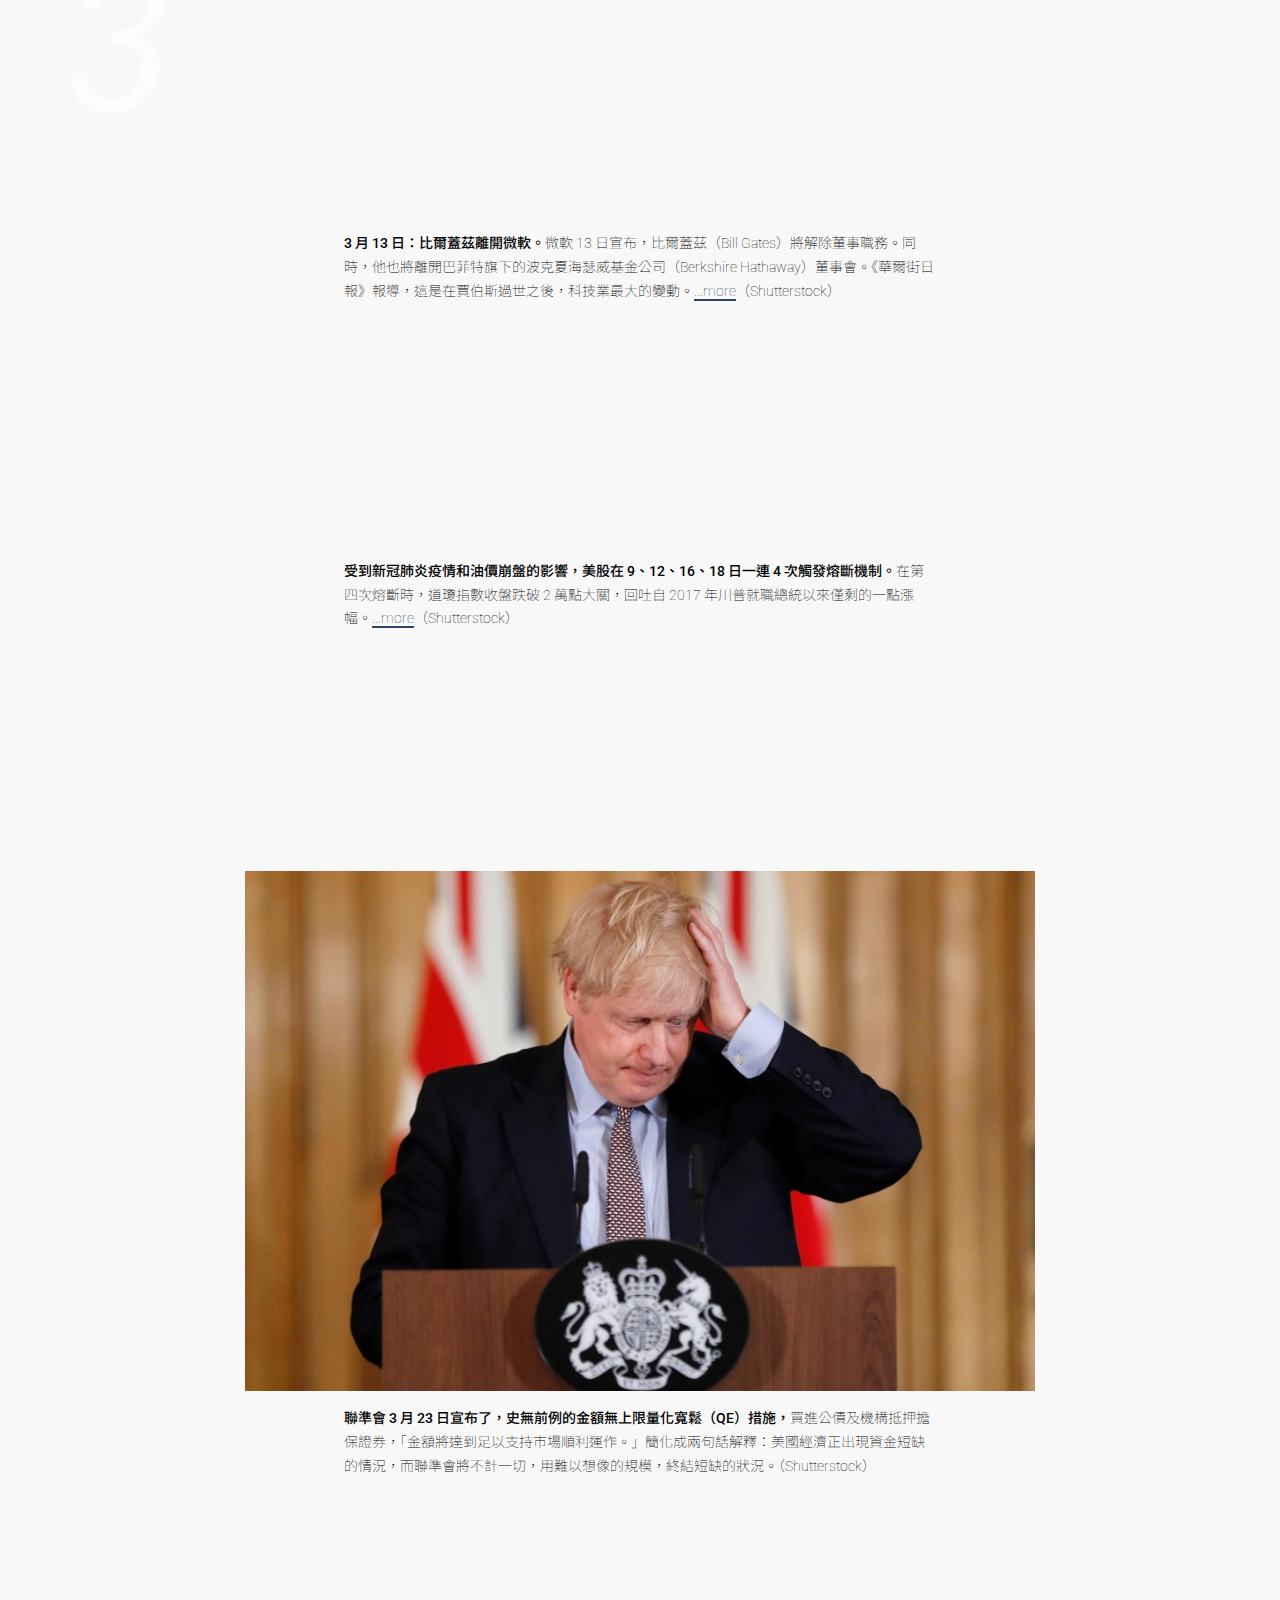
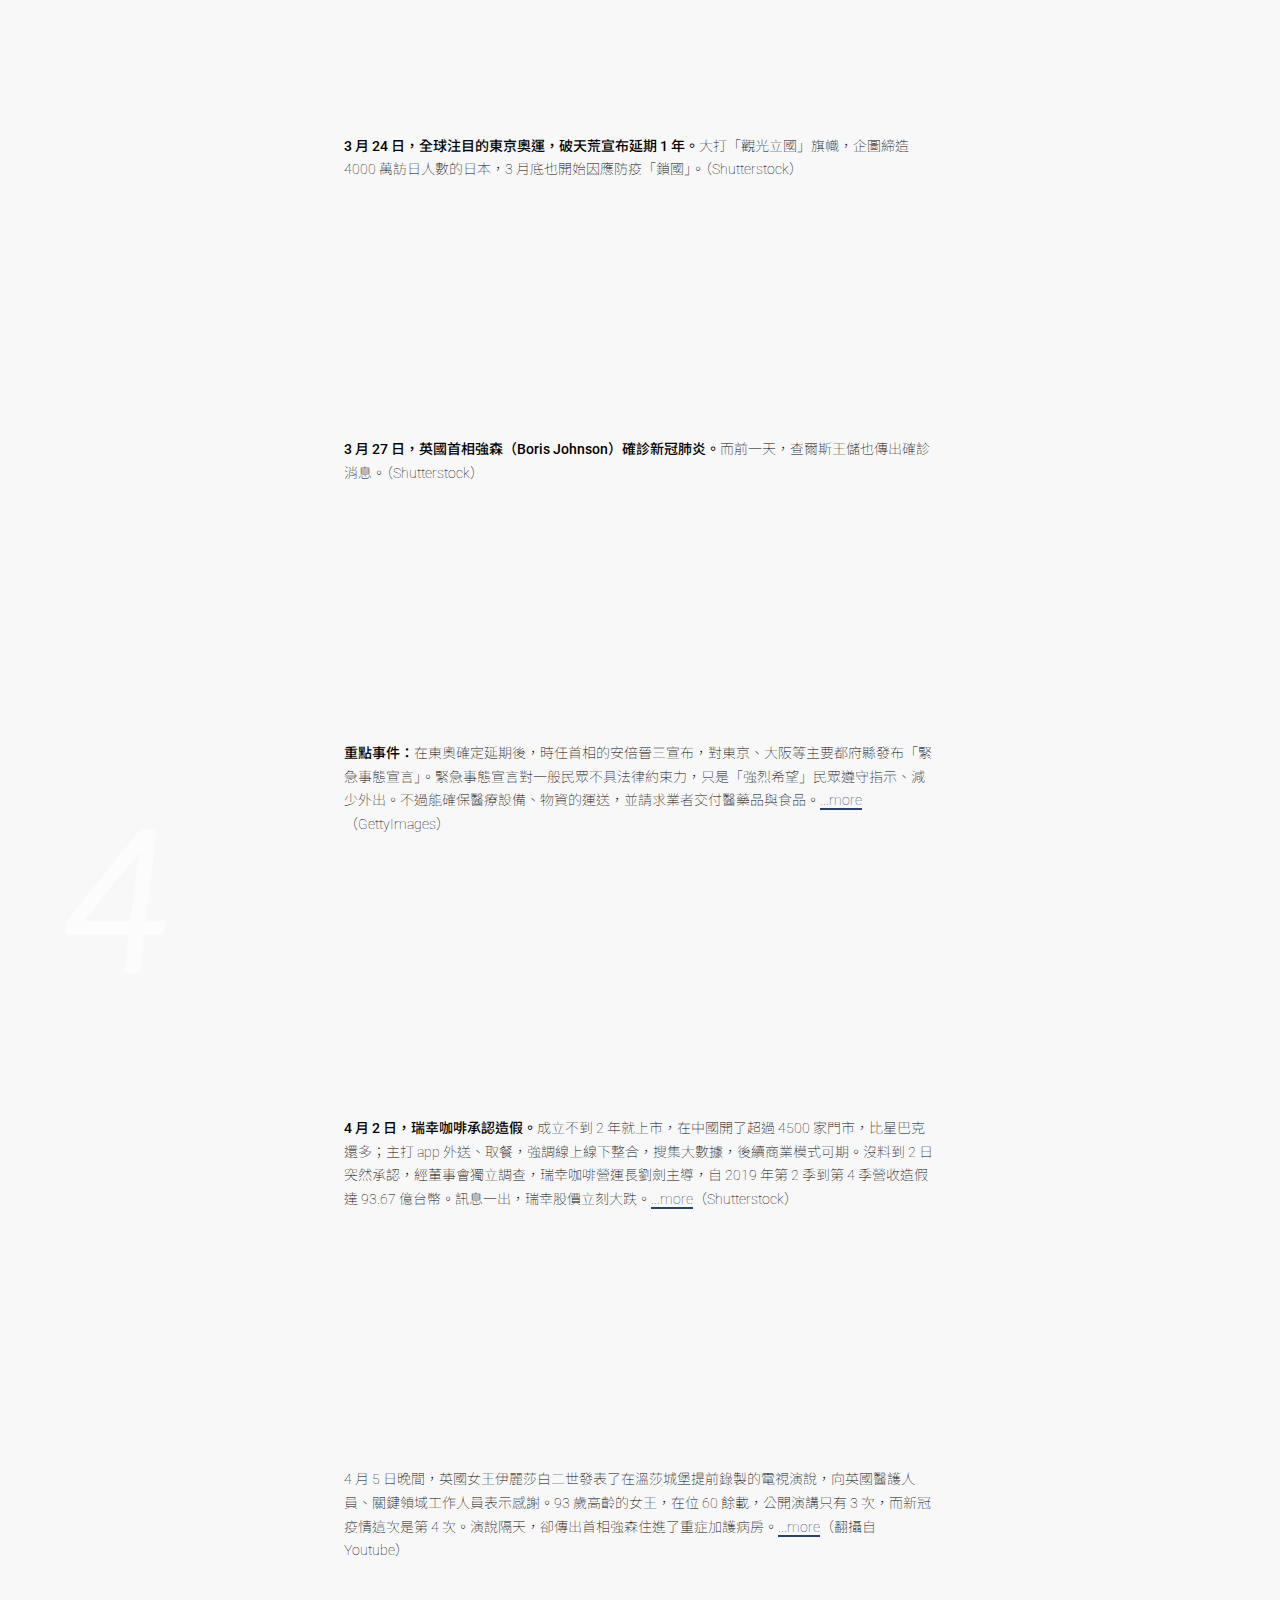
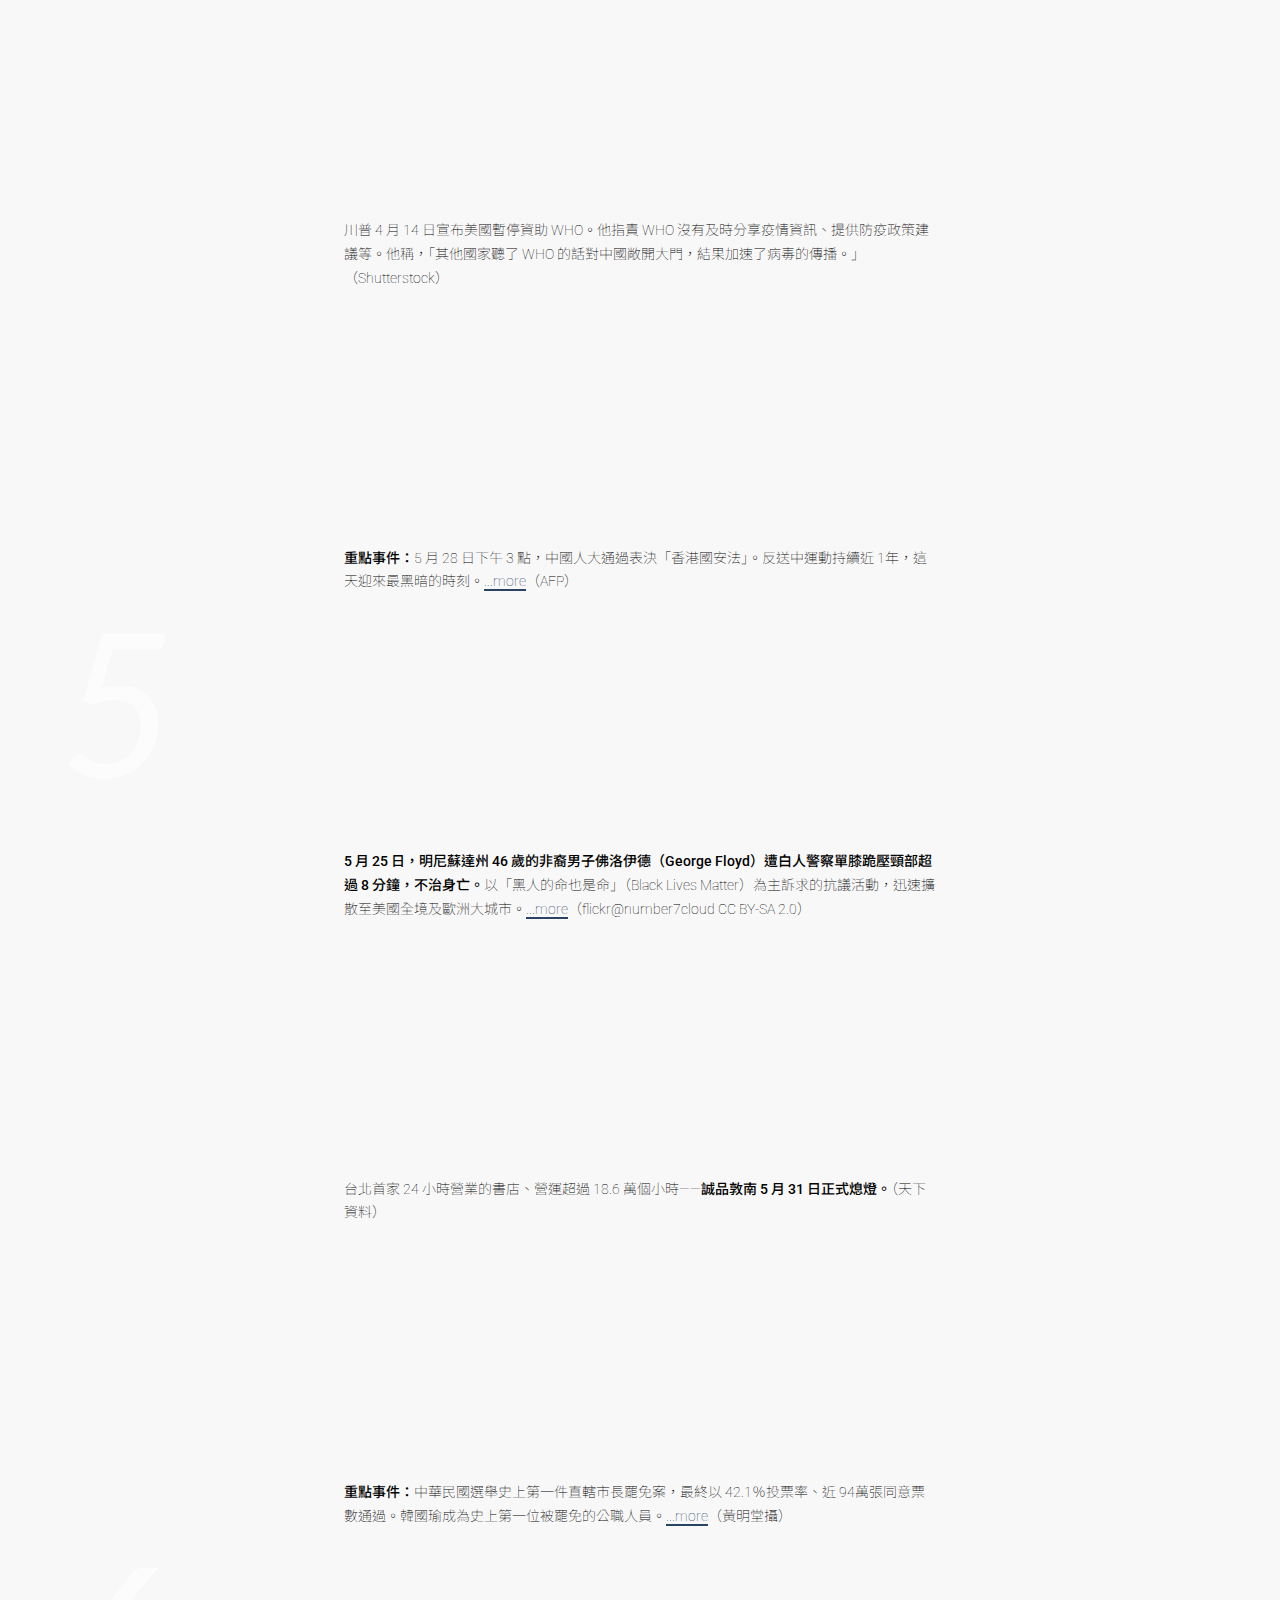
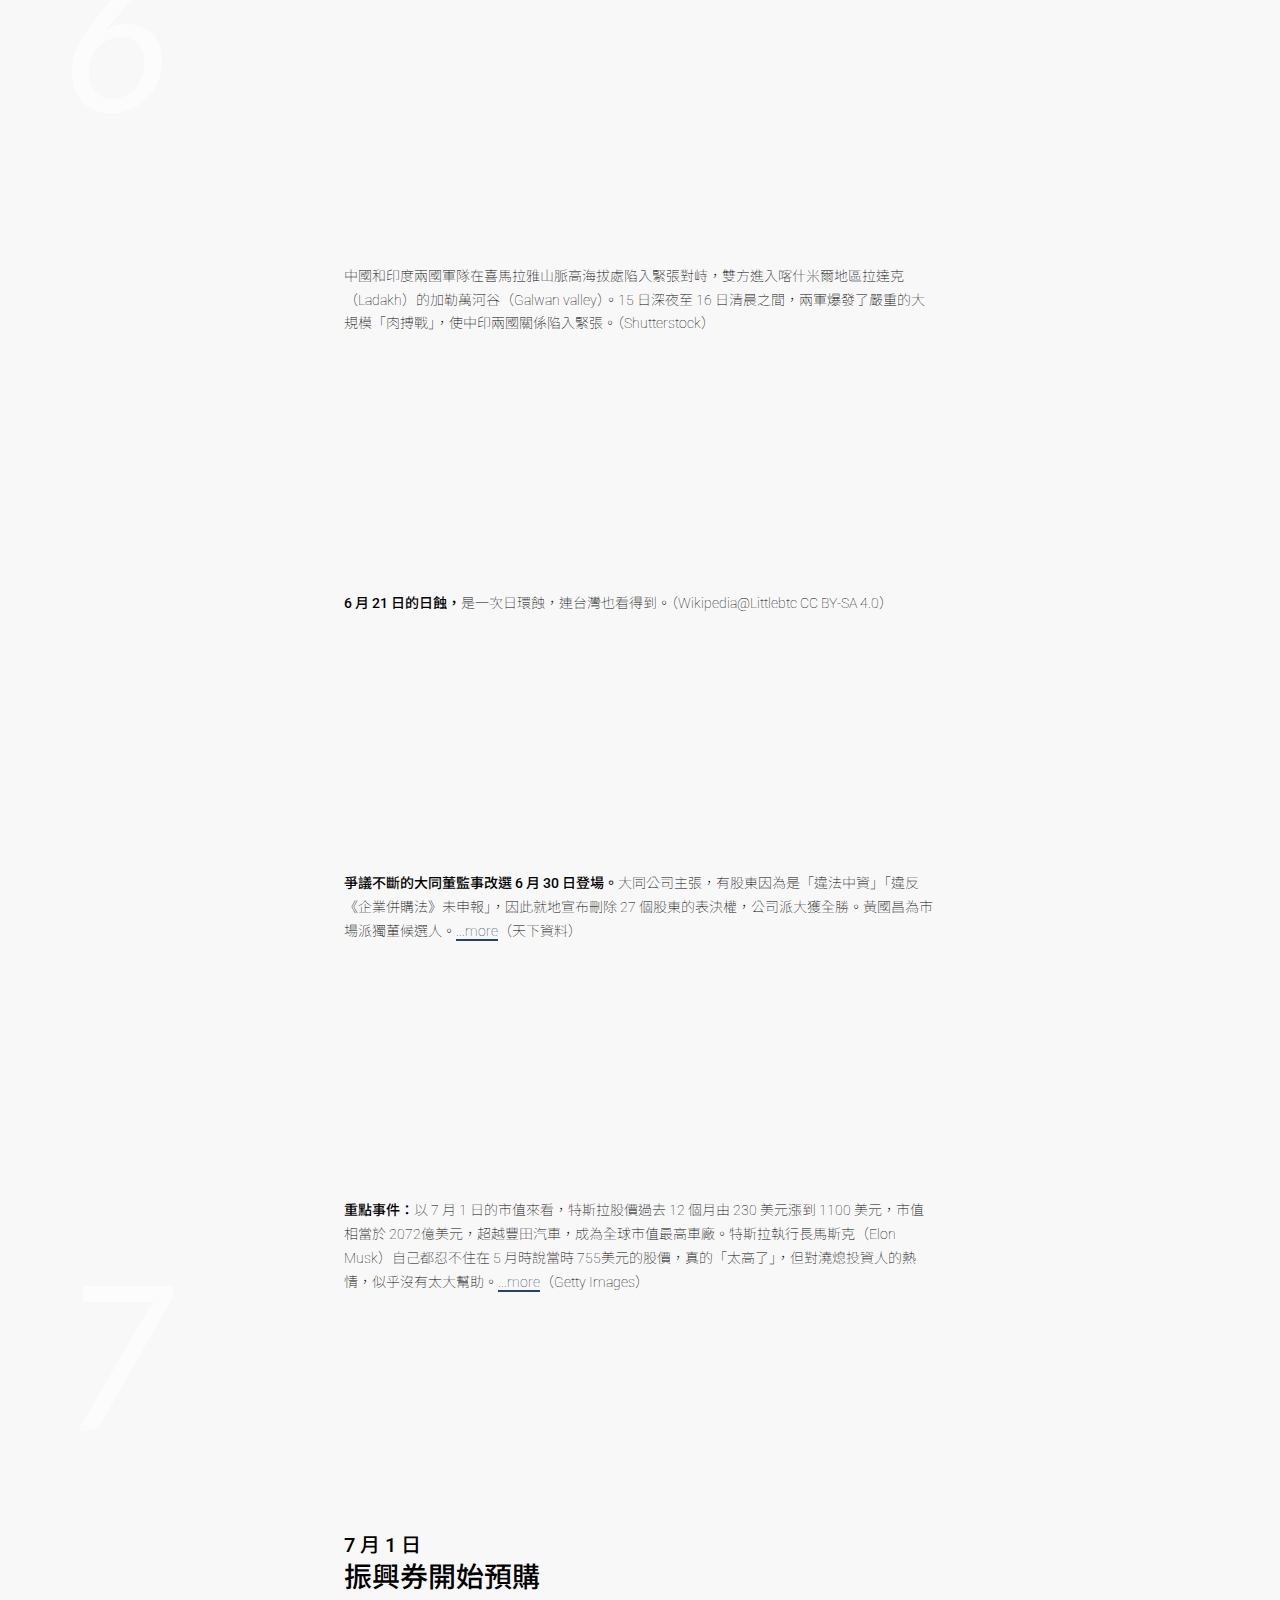
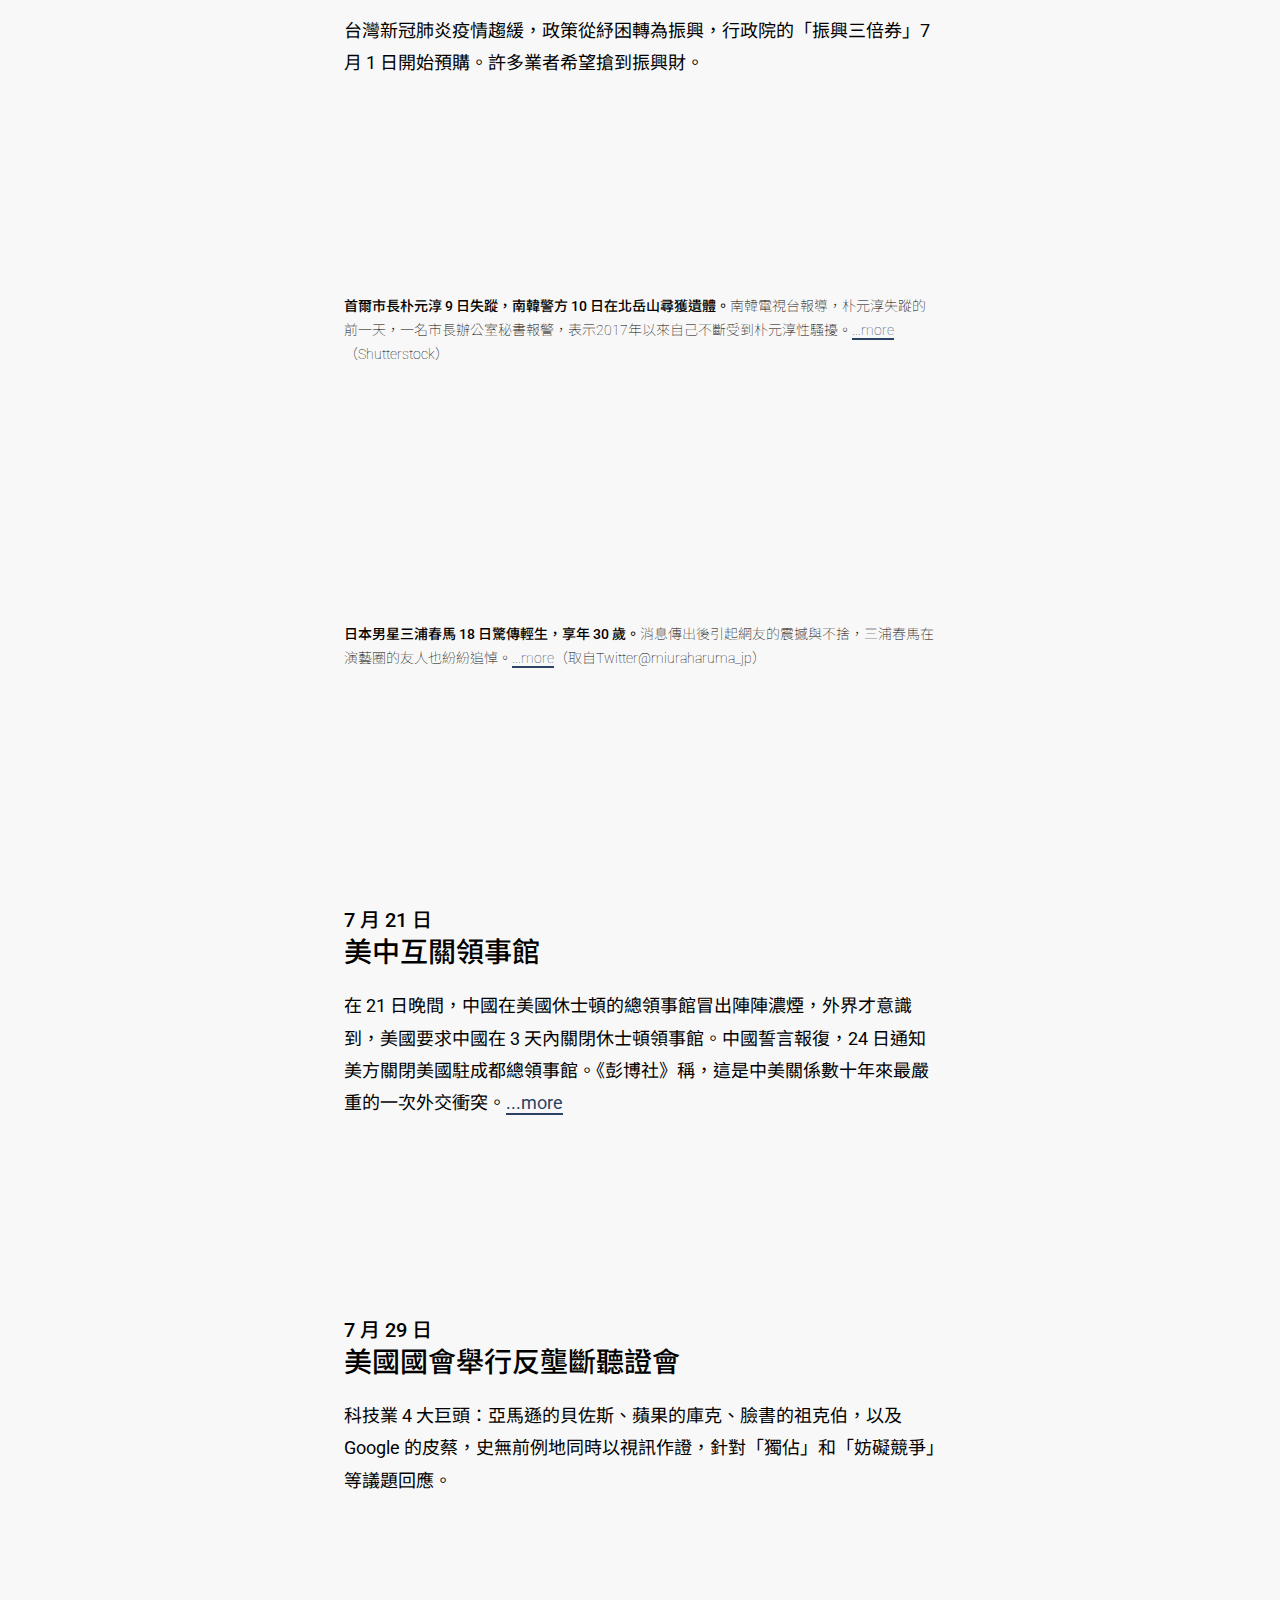
<file: sample-2020review/index.html>
<!DOCTYPE html>
<html lang="en">

<head>
  <meta charset="UTF-8">
  <meta name="viewport" content="width=device-width, initial-scale=1.0">
  <link rel="preconnect" href="https://fonts.gstatic.com">
  <link
    href="https://fonts.googleapis.com/css2?family=Noto+Sans+TC:wght@300;400;500;700&family=Roboto:wght@300;400;500;700&display=swap"
    rel="stylesheet">
  <link href="https://fonts.googleapis.com/css2?family=Lato:ital@1&display=swap" rel="stylesheet">
  <!-- bootstrap -->
  <!-- iconfont -->
  <link rel="stylesheet" href="css/iconfont.css">
  <!-- css -->
  <link rel="stylesheet" href="css/reset.css">
  <link rel="stylesheet" href="css/all.css">
  <title>sample01</title>
</head>

<body>
  <nav>
    <div class="left-block">
      <a href="#" alt="logo" target="_blank"><img  class="logoImage" src="images/logo/cw_logo_black.png"></a>
    </div>
    <div class="ham" type="button">
      <div class="ham-button">
        <b></b>
        <b></b>
        <b></b>
      </div>
    </div>
    <div class="fullscreen">
      <div class="wrap_menu">
        <ul class="menu">
          <li>
            <a href="#" target="_self">
              <span class="zh">首頁</span>
              <span class="en">Home</span>
            </a>
          </li>
          <li>
            <a href="https://www.cw.com.tw/" target="_blank">
              <span class="zh">2021 年度關鍵字</span>
              <span class="en">Forecast 2021</span>
            </a>
          </li>
          <li>
            <a href="https://bit.ly/3hwwGys" target="_blank">
              <span class="zh">更多互動專題</span>
              <span class="en">More Infographics</span>
            </a>
          </li>
        </ul>
        <div class="sns-booking">
          <a href="https://bit.ly/3hwwGys" target="_blank">
            <button class="subscribe-btn">訂閱天下全閱讀</button></a>
          <ul class="wrap_social">
            <li>
              <a href="https://www.facebook.com/sharer/sharer.php?u=https://web.cw.com.tw/year-in-photos-2020/index.html"
                target="_blank" gtm-name="專輯名稱" eventaction="button-click" eventlabel="點擊-nav分享臉書">
                <i class="icon-facebook"></i>
              </a>
            </li>
            <li>
              <a href="https://line.naver.jp/R/msg/text/?https://web.cw.com.tw/year-in-photos-2020/index.html"
                target="_blank" gtm-name="專輯名稱" eventaction="button-click" eventlabel="點擊-nav分享Line">
                <i class="icon-line"></i>
              </a>
            </li>
            <li>
              <a href="https://twitter.com/share?url=https://web.cw.com.tw/year-in-photos-2020/index.html" target="_blank"
                gtm-name="專輯名稱" eventaction="button-click" eventlabel="點擊-nav分享Twitter">
                <i class="icon-twitter"></i>
              </a>
            </li>
          </ul>
        </div>
      </div>
    </div>
  </nav>

  <div class="header">
    <img class="desktopImg" src="images/op.png" alt="">
    <img class="mobileImg" src="images/op_mobile.png" alt="">
    <div class="title-block">
      <h1>2020年度回顧</h1>
    </div>
  </div>

  <div class="grid">
    <p class="description">2020年，你過得好嗎？全球深陷新冠肺炎的陰霾，只剩台灣還在狂歡。東奧延期，各國封關。美中兩國持續在科技、外交戰上交手，兩岸關係降至冰點，台美關係卻來到歷史高點；香港則在一年的抗爭後，最終迎來了港區國安法。我們一同見證了美股四次熔斷、台積電股價破530……。2020，矛盾而困厄的年，你我共同經歷的那些事，以及送走的那些人。</p>
    <p class="header-meta">製作／ </br>發布時間： </br>最後更新時間： </br>
    </p>
  </div>

  <ul class="month_nav" id="scroll">
    <li><a data-scroll="01" class="anchor active" href="#01">1<span>月</span></a></li>
    <li><a data-scroll="02" class="anchor" href="#02">2<span>月</span></a></li>
    <li><a data-scroll="03" class="anchor" href="#03">3<span>月</span></a></li>
    <li><a data-scroll="04" class="anchor" href="#04">4<span>月</span></a></li>
    <li><a data-scroll="05" class="anchor" href="#05">5<span>月</span></a></li>
    <li><a data-scroll="06" class="anchor" href="#06">6<span>月</span></a></li>
    <li><a data-scroll="07" class="anchor" href="#07">7<span>月</span></a></li>
    <li><a data-scroll="08" class="anchor" href="#08">8<span>月</span></a></li>
    <li><a data-scroll="09" class="anchor" href="#09">9<span>月</span></a></li>
    <li><a data-scroll="10" class="anchor" href="#10">10<span>月</span></a></li>
    <li><a data-scroll="11" class="anchor" href="#11">11<span>月</span></a></li>
    <li><a data-scroll="12" class="anchor" href="#12">12<span>月</span></a></li>
  </ul>

  <!-- 1月 -->
  <section id="01">
    <div class="feature_wrap">
      <p class="num">1</p>
      <img class="desktopImg" src="images/photos/jan00.jpg" alt="">
      <img class="mobileImg" src="images/photos/jan00_mobile.jpg" alt="">
      <div class="grid mt-0">
        <p class="caption-meta"><strong>重點事件：</strong>沸騰了近乎一整年的總統選情，終於在 1 月 11 日塵埃落定。高舉「庶民政治」旗幟的韓國瑜最終以 552 萬票數落敗，蔡英文以 817萬超高得票數順利連任，超越馬英九2008 年 765 萬票的紀錄。<a href="https://web.cw.com.tw/2020-taiwan-presidential-election/index.html" target="_blank">...more</a>（Getty Images）</p>
      </div>
    </div>
    <div class="grid">
      <img src="images/photos/jan01.jpg" loading="lazy">
      <p class="caption-meta"><strong>1 月 2 日：空軍發生黑鷹直升機墜毀事故。</strong>一架 UH-60M 黑鷹直升機墜毀於新北烏來、宜蘭交界山區。參謀總長沈一鳴、參謀少校黃聖航、政戰局副局長於親文、總士督長韓正宏等國防要人全部罹難。（flickr@presidentialoffice CC BY 2.0）</p>
      <h3 class="eventDate">1 月 6 日</h3>
      <h2 class="eventTitle">蘇花改通車</h2>
      <p>1 月 6 日，全長 38.8 公里的蘇花改全線通車。蘇花改共有 8 座隧道、13 座橋樑，分為蘇澳-東澳段、南澳-和平段及和中-大清水段，經過近 9 年施工，6 日正式通車。</p>
      <img src="images/photos/jan02.jpg" loading="lazy">
      <p class="caption-meta"><strong>1 月 23 日，武漢封城。</strong>武漢官方 1 月初首度對外發布「不明肺炎」訊息後，23 日宣布封城。台灣則是在 21 日出現首例境外移入案例，29 日因家庭群聚感染，出現了首例本土病例。<a href="https://www.cw.com.tw/article/5098801?utm_campaign=cwmg_web-affiliate-daily&utm_medium=affiliate&utm_source=cwmg_web&_ga=2.53490923.2130036130.1623472215-950406344.1623472050" target="_blank">...more</a>（Shutterstock）</p>
      <img src="images/photos/jan03.jpg" loading="lazy">
      <p class="caption-meta"><strong>1 月 23 日，星宇航空開航。</strong>一大早，星宇航空董事長張國煒分別走進飛往澳門和峴港班機的機艙，和首航的乘客打招呼。然後走下停機坪，看著他親自從德國開回來 A321neo 一號和三號客機，從停機坪緩緩滑行到跑道，離地升空。機腹上斗大的「STARLUX」字樣劃破天際，籌備了 2 年 8 個月，星宇航空正式開航。<a href="https://www.cw.com.tw/article/5098738?template=transformers&from=search?utm_campaign=cwmg_web-affiliate-daily&utm_medium=affiliate&utm_source=cwmg_web&_ga=2.128284111.2130036130.1623472215-950406344.1623472050" target="_blank">...more</a>（王建棟攝）</p>
      <img src="images/photos/jan04.jpg" loading="lazy">
      <p class="caption-meta"><strong>美國職籃 NBA 傳奇球星「黑曼巴」布萊恩（Kobe Bryant），1 月 26 日因直升機失事罹難，享年 41 歲。</strong>他的二女兒吉雅娜（Gianna Bryant）也在空難中喪生。籃球大帝喬丹在追思會上哽咽表示，「當 Kobe 走了，一部份的我也死了。」<a href="https://www.cw.com.tw/article/5098759?utm_campaign=cwmg_web-affiliate-daily&utm_medium=affiliate&utm_source=cwmg_web&_ga=2.128284111.2130036130.1623472215-950406344.1623472050" target="_blank">...more</a>（Shutterstock）</p>
      <img src="images/photos/jan05.jpg" loading="lazy">
      <p class="caption-meta"><strong>1 月 31 日，英國正式脫歐。</strong>當大笨鐘敲響 31 日晚間 11 點的鐘聲，英國結束了 47 年的歐盟成員國身分，正式進入脫歐的過渡期。在這段期間內，英國將繼續適用歐盟法規——直至 2020 年 12 月 31 日——英國與歐盟雙方，必須此前達成自由貿易協定，作為脫歐後的英歐關係基礎。（Shutterstock）</p>
    </div>
  </section>
  <!-- 2月 -->
  <section id="02">
    <div class="feature_wrap">
      <p class="num">2</p>
      <img class="desktopImg" src="images/photos/feb00.jpg" alt="" loading="lazy">
      <img class="mobileImg" src="images/photos/feb00_mobile.jpg" alt="" loading="lazy">
      <div class="grid mt-0">
        <p class="caption-meta"><strong>重點事件：</strong>第 92 屆奧斯卡金像獎，南韓電影《寄生上流》無懸念拿下最佳影片、最佳導演、最佳原創劇本、最佳國際電影等4項大獎，刷新奧斯卡獎創立以來非英語電影的獲獎紀錄。右為導演奉俊昊。<a href="https://www.cw.com.tw/article/5098946?template=fashion?utm_campaign=cwmg_web-affiliate-daily&utm_medium=affiliate&utm_source=cwmg_web&_ga=2.53875179.2130036130.1623472215-950406344.1623472050" target="_blank">...more</a>（Getty Images）</p>
      </div>
    </div>
    <div class="grid mt-0">
      <h3 class="eventDate">2 月 5 日</h3>
      <h2 class="eventTitle">川普彈劾案</h2>
      <p>美國總統川普的彈劾案，美國參議院 2 月 5 日進行表決。他面臨兩項彈劾指控是：濫用權力與妨礙國會調查。由於川普所屬的共和黨在參院中佔多數，表決結果一如預期，認定川普無罪、無須下台。<a href="https://www.cw.com.tw/article/5098230?utm_campaign=cwmg_web-affiliate-daily&amp;utm_medium=affiliate&amp;utm_source=cwmg_web" target="_blank">...more</a></p>
      <h3 class="eventDate">2 月 7 日</h3>
      <h2 class="eventTitle">「吹哨人」李文亮病逝</h2>
      <p>被稱為武漢肺炎 「吹哨人」的武漢眼科醫師李文亮，7 日因感染肺炎病逝於武漢中心醫院。同日，中國官方將「武漢肺炎」 正名為「新冠肺炎」。與此同時，鑽石公主號爆發疫情，一度成為「海上武漢」。台灣則在 15 日出現首個死亡病例，是首例無旅遊、接觸史的肺炎個案，台灣展開大規模疫調。<a href="https://www.cw.com.tw/article/5098851?utm_campaign=cwmg_web-affiliate-daily&amp;utm_medium=affiliate&amp;utm_source=cwmg_web" target="_blank">...more</a></p>
      <img src="images/photos/feb01.jpg" loading="lazy">
      <p class="caption-meta">美國物理學家、數學家詹森（Katherine Johnson，中）是 NASA 早期聘用的非裔女性計算員之一，是電影《關鍵少數》主角原形，於 2020 年 2 月 24 日逝世。<a href="#" target="_blank">...more</a>（Shutterstock）</p>
    </div>
  </section>
  <!-- 3月 -->
  <section id="03">
    <div class="feature_wrap">
      <p class="num">3</p>
      <img class="desktopImg" src="images/photos/mar00.jpg" alt="" loading="lazy">
      <img class="mobileImg" src="images/photos/mar00_mobile.jpg" alt="" loading="lazy">
      <div class="grid mt-0">
        <p class="caption-meta"><strong>重點事件：</strong>世界衛生組織（WHO）在 3 月 11 日終於宣布，新冠肺炎疫情已在全球「大流行」（Pandemic），席捲了至少 114個國家地區。美國宣布進入「國家緊急狀態」，此舉將授權川普動用 500 億美元災難救助金——這是美國史上第二次的全國公衛緊急狀態——27日，美國累積確診數正式超過中國，成為疫情最嚴重的國家。<a href="http://www.cw.com.tw" target="_blank">...more</a>（Getty Images）</p>
      </div>
    </div>
    <div class="grid mt-0">
      <img src="images/photos/mar01.jpg" loading="lazy">
      <p class="caption-meta"><strong>3 月 13 日：比爾蓋茲離開微軟。</strong>微軟 13 日宣布，比爾蓋茲（Bill Gates）將解除董事職務。同時，他也將離開巴菲特旗下的波克夏海瑟威基金公司（Berkshire Hathaway）董事會。《華爾街日報》報導，這是在賈伯斯過世之後，科技業最大的變動。<a href="http://www.cw.com.tw" target="_blank">...more</a>（Shutterstock）</p>
      <img src="images/photos/mar02.jpg" loading="lazy">
      <p class="caption-meta"><strong>受到新冠肺炎疫情和油價崩盤的影響，美股在 9、12、16、18 日一連 4 次觸發熔斷機制。</strong>在第四次熔斷時，道瓊指數收盤跌破 2 萬點大關，回吐自 2017 年川普就職總統以來僅剩的一點漲幅。<a href="http://www.cw.com.tw" target="_blank">...more</a>（Shutterstock）</p>
      <img src="images/photos/mar03.jpg">
      <p class="caption-meta"><strong>聯準會 3 月 23 日宣布了，史無前例的金額無上限量化寬鬆（QE）措施，</strong>買進公債及機構抵押擔保證券，「金額將達到足以支持市場順利運作。」簡化成兩句話解釋：美國經濟正出現資金短缺的情況，而聯準會將不計一切，用難以想像的規模，終結短缺的狀況。（Shutterstock）</p>
      <img src="images/photos/mar04.jpg" loading="lazy">
      <p class="caption-meta"><strong>3 月 24 日，全球注目的東京奧運，破天荒宣布延期 1 年。</strong>大打「觀光立國」旗幟，企圖締造 4000 萬訪日人數的日本，3 月底也開始因應防疫「鎖國」。（Shutterstock）</p>
      <img src="images/photos/mar05.jpg" loading="lazy">
      <p class="caption-meta"><strong>3 月 27 日，英國首相強森（Boris Johnson）確診新冠肺炎。</strong>而前一天，查爾斯王儲也傳出確診消息。（Shutterstock）</p>
    </div>
  </section>
  <!-- 4月 -->
  <section id="04">
    <div class="feature_wrap">
      <p class="num">4</p>
      <img class="desktopImg" src="images/photos/apr00.jpg" alt="" loading="lazy">
      <img class="mobileImg" src="images/photos/apr00_mobile.jpg" alt="" loading="lazy">
      <div class="grid mt-0">
        <p class="caption-meta"><strong>重點事件：</strong>在東奧確定延期後，時任首相的安倍晉三宣布，對東京、大阪等主要都府縣發布「緊急事態宣言」。緊急事態宣言對一般民眾不具法律約束力，只是「強烈希望」民眾遵守指示、減少外出。不過能確保醫療設備、物資的運送，並請求業者交付醫藥品與食品。<a href="http://www.cw.com.tw" target="_blank">...more</a>（GettyImages）
        </p>
      </div>
    </div>
    <div class="grid mt-0">
      <img src="images/photos/apr01.jpg" loading="lazy">
      <p class="caption-meta"><strong>4 月 2 日，瑞幸咖啡承認造假。</strong>成立不到 2 年就上市，在中國開了超過 4500 家門市，比星巴克還多；主打 app 外送、取餐，強調線上線下整合，搜集大數據，後續商業模式可期。沒料到 2 日突然承認，經董事會獨立調查，瑞幸咖啡營運長劉劍主導，自 2019 年第 2 季到第 4 季營收造假達 93.67 億台幣。訊息一出，瑞幸股價立刻大跌。<a href="http://www.cw.com.tw" target="_blank">...more</a>（Shutterstock）</p>
      <img src="images/photos/apr02.jpg" loading="lazy">
      <p class="caption-meta">4 月 5 日晚間，英國女王伊麗莎白二世發表了在溫莎城堡提前錄製的電視演說，向英國醫護人員、關鍵領域工作人員表示感謝。93 歲高齡的女王，在位 60 餘載，公開演講只有 3 次，而新冠疫情這次是第 4 次。演說隔天，卻傳出首相強森住進了重症加護病房。<a href="http://www.cw.com.tw" target="_blank">...more</a>（翻攝自 Youtube）</p>
      <img src="images/photos/apr03.jpg" loading="lazy">
      <p class="caption-meta">川普 4 月 14 日宣布美國暫停資助 WHO。他指責 WHO 沒有及時分享疫情資訊、提供防疫政策建議等。他稱，「其他國家聽了 WHO 的話對中國敞開大門，結果加速了病毒的傳播。」（Shutterstock）</p>
    </div>
  </section>
  <!-- 5月 -->
  <section id="05">
    <div class="feature_wrap">
      <p class="num">5</p>
      <img class="desktopImg" src="images/photos/may00.jpg" alt="" loading="lazy">
      <img class="mobileImg" src="images/photos/may00_mobile.jpg" alt="" loading="lazy">
      <div class="grid mt-0">
        <p class="caption-meta"><strong>重點事件：</strong>5 月 28 日下午 3 點，中國人大通過表決「香港國安法」。反送中運動持續近 1年，這天迎來最黑暗的時刻。<a href="http://www.cw.com.tw" target="_blank">...more</a>（AFP）</p>
      </div>
    </div>
    <div class="grid mt-0">
      <img src="images/photos/may01.jpg" loading="lazy">
      <p class="caption-meta"><strong>5 月 25 日，明尼蘇達州 46 歲的非裔男子佛洛伊德（George Floyd）遭白人警察單膝跪壓頸部超過 8 分鐘，不治身亡。</strong>以「黑人的命也是命」（Black Lives Matter）為主訴求的抗議活動，迅速擴散至美國全境及歐洲大城市。<a href="http://www.cw.com.tw" target="_blank">...more</a>（flickr@number7cloud CC BY-SA 2.0）</p>
      <img src="images/photos/may02.jpg" loading="lazy">
      <p class="caption-meta">台北首家 24 小時營業的書店、營運超過 18.6 萬個小時——<strong>誠品敦南 5 月 31 日正式熄燈。</strong>（天下資料）</p>
    </div>
  </section>
  <!-- 6月 -->
  <section id="06">
    <div class="feature_wrap">
      <p class="num">6</p>
      <img class="desktopImg" src="images/photos/jun00.jpg" alt="" loading="lazy">
      <img class="mobileImg" src="images/photos/jun00_mobile.jpg" alt="" loading="lazy">
      <div class="grid mt-0">
        <p class="caption-meta"><strong>重點事件：</strong>中華民國選舉史上第一件直轄市長罷免案，最終以 42.1％投票率、近 94萬張同意票數通過。韓國瑜成為史上第一位被罷免的公職人員。<a href="http://www.cw.com.tw" target="_blank">...more</a>（黃明堂攝）</p>
      </div>
    </div>
    <div class="grid">
      <img src="images/photos/jun01.jpg" loading="lazy">
      <p class="caption-meta">中國和印度兩國軍隊在喜馬拉雅山脈高海拔處陷入緊張對峙，雙方進入喀什米爾地區拉達克（Ladakh）的加勒萬河谷（Galwan valley）。15 日深夜至 16 日清晨之間，兩軍爆發了嚴重的大規模「肉搏戰」，使中印兩國關係陷入緊張。（Shutterstock）</p>
      <img src="images/photos/jun02.jpg" loading="lazy">
      <p class="caption-meta"><strong>6 月 21 日的日蝕，</strong>是一次日環蝕，連台灣也看得到。（Wikipedia@Littlebtc CC BY-SA 4.0）</p>
      <img src="images/photos/jun03.jpg" loading="lazy">
      <p class="caption-meta"><strong>爭議不斷的大同董監事改選 6 月 30 日登場。</strong>大同公司主張，有股東因為是「違法中資」「違反《企業併購法》未申報」，因此就地宣布刪除 27 個股東的表決權，公司派大獲全勝。黃國昌為市場派獨董候選人。<a href="http://www.cw.com.tw" target="_blank">...more</a>（天下資料）</p>
    </div>
  </section>
  <!-- 7月 -->
  <section id="07">
  <div class="feature_wrap">
    <p class="num">7</p>
    <img class="desktopImg" src="images/photos/jul00.jpg" alt="" loading="lazy">
    <img class="mobileImg" src="images/photos/jul00_mobile.jpg" alt="" loading="lazy">
    <div class="grid mt-0">
      <p class="caption-meta"><strong>重點事件：</strong>以 7 月 1 日的市值來看，特斯拉股價過去 12 個月由 230 美元漲到 1100 美元，市值相當於 2072億美元，超越豐田汽車，成為全球市值最高車廠。特斯拉執行長馬斯克（Elon Musk）自己都忍不住在 5 月時說當時 755美元的股價，真的「太高了」，但對澆熄投資人的熱情，似乎沒有太大幫助。<a href="http://www.cw.com.tw" target="_blank">...more</a>（Getty Images）</p>
    </div>
    </div>
    <div class="grid mt-0">
      <h3 class="eventDate">7 月 1 日</h3>
      <h2 class="eventTitle">振興券開始預購</h2>
      <p>台灣新冠肺炎疫情趨緩，政策從紓困轉為振興，行政院的「振興三倍券」7 月 1 日開始預購。許多業者希望搶到振興財。</p>
      <img src="images/photos/jul01.jpg" loading="lazy">
      <p class="caption-meta"><strong>首爾市長朴元淳 9 日失蹤，南韓警方 10 日在北岳山尋獲遺體。</strong>南韓電視台報導，朴元淳失蹤的前一天，一名市長辦公室秘書報警，表示2017年以來自己不斷受到朴元淳性騷擾。<a href="http://www.cw.com.tw" target="_blank">...more</a>（Shutterstock）</p>
      <img src="images/photos/jul02.jpg" loading="lazy">
      <p class="caption-meta"><strong>日本男星三浦春馬 18 日驚傳輕生，享年 30 歲。</strong>消息傳出後引起網友的震撼與不捨，三浦春馬在演藝圈的友人也紛紛追悼。<a href="http://www.cw.com.tw" target="_blank">...more</a>（取自Twitter@miuraharuma_jp）</p>
      <h3 class="eventDate">7 月 21 日</h3>
      <h2 class="eventTitle">美中互關領事館</h2>
      <p>在 21 日晚間，中國在美國休士頓的總領事館冒出陣陣濃煙，外界才意識到，美國要求中國在 3 天內關閉休士頓領事館。中國誓言報復，24 日通知美方關閉美國駐成都總領事館。《彭博社》稱，這是中美關係數十年來最嚴重的一次外交衝突。<a href="http://www.cw.com.tw" target="_blank">...more</a></p>
      <h3 class="eventDate">7 月 29 日</h3>
      <h2 class="eventTitle">美國國會舉行反壟斷聽證會</h2>
      <p>科技業 4 大巨頭：亞馬遜的貝佐斯、蘋果的庫克、臉書的祖克伯，以及 Google 的皮蔡，史無前例地同時以視訊作證，針對「獨佔」和「妨礙競爭」等議題回應。</p>
      <img src="images/photos/jul03.jpg" loading="lazy">
      <p class="caption-meta"><strong>台灣首位民選總統李登輝 7 月 30 日辭世，享耆壽 98 歲。</strong>李前總統在任內推動了總統直選，完成從威權體制和平走向民主政治的里程碑，被美國《時代》雜誌譽為「民主先生」。<a href="http://www.cw.com.tw" target="_blank">...more</a>（天下資料）</p>
    </div>
  </section>
  <!-- 8月 -->
  <section id="08">
    <div class="feature_wrap">
      <p class="num">8</p>
      <img class="desktopImg" src="images/photos/aug00.jpg" alt="" loading="lazy">
      <img class="mobileImg" src="images/photos/aug00_mobile.jpg" alt="" loading="lazy">
      <div class="grid mt-0">
        <p class="caption-meta"><strong>重點事件：</strong>總統蔡英文 8 月 28 日以行政命令宣布，開放含萊克多巴胺（俗稱瘦肉精）美國豬肉進口。這項歷經 3 任總統、長達 19年的美豬禁令，在 2021 年 1 月 1 日解禁。<a href="http://www.cw.com.tw" target="_blank">...more</a>（天下資料）</p>
      </div>
    </div>
    <div class="grid mt-0">
      <img src="images/photos/aug01.jpg" loading="lazy">
      <p class="caption-meta"><strong>8 月 2 日，美國太空人赫利（Doug Hurley）與班肯（Bob Behnken）搭乘 SpaceX 返回地球。</strong>兩人以「海面濺落」的形式成功降落。距離美國上一次載人太空船艙從海面返回已 45 年。（Flickr@nasahqphoto CC BY-NC-ND 2.0）</p>
      <img src="images/photos/aug02.jpg" loading="lazy">
      <p class="caption-meta"><strong>8 月 4 日：黎巴嫩首都貝魯特市中心港口工業區發生大爆炸。</strong>劇烈的爆炸，甚至出現了「蕈狀雲」。引發爆炸的元凶是硝酸銨，可以是氮肥，也可以製成工業炸藥。<a href="http://www.cw.com.tw" target="_blank">...more</a>（Shutterstock）</p>
      <img src="images/photos/aug03.jpg" loading="lazy">
      <p class="caption-meta"><strong>香港警方 8 月 10 日逮捕黎智英等 7 人，</strong>指控他們涉勾結外國勢力，違反國安法。同時，上百名警力也進入壹傳媒大樓搜查。<a href="http://www.cw.com.tw" target="_blank">...more</a>（Shutterstock）</p>
      <h3 class="eventDate">8 月 13 日</h3>
      <h2 class="eventTitle">和碩合併鎧勝</h2>
      <p>和碩與旗下機殼廠鎧勝 13 日停牌交易一天。這次停牌與立訊無關，和碩將以溢價 21.4％，併購虧損的子公司鎧勝，鎧勝下市。<a href="http://www.cw.com.tw" target="_blank">...more</a></p>
      <h3 class="eventDate">8 月 15 日</h3>
      <h2 class="eventTitle">高雄市長補選，陳其邁當選</h2>
      <p>前高雄市長韓國瑜 6 月 6 日遭到罷免，8 月 15 日高雄將舉行市長補選投票，這是台灣地方自治史上頭一遭。最後，民進黨候選人陳其邁以 67.2 萬票，打敗國民黨候選人李眉蓁的 24.8 萬票。<a href="http://www.cw.com.tw" target="_blank">...more</a></p>
      <img src="images/photos/aug04.jpg" loading="lazy">
      <p class="caption-meta"><strong>8 月 28 日：</strong>因痼疾潰瘍性結腸炎復發，安倍晉三宣布辭任首相。<a href="http://www.cw.com.tw" target="_blank">...more</a>（Shutterstock）</p>
    </div>
  </section>
  <!-- 9月 -->
  <section id="09">
    <div class="feature_wrap">
      <p class="num">9</p>
      <img class="desktopImg" src="images/photos/sep00.jpg" alt="" loading="lazy">
      <img class="mobileImg" src="images/photos/sep00_mobile.jpg" alt="" loading="lazy">
      <div class="grid mt-0">
        <p class="caption-meta"><strong>重點事件：</strong>南韓男子團體 BTS（防彈少年團）發行首張英語新單曲《Dynamite》，空降並蟬聯兩週 Billboard HOT 100榜冠軍，成為該排行榜史上第 20 首連兩週奪冠的歌曲，刷新韓國流行音樂的獲獎紀錄。<a href="http://www.cw.com.tw" target="_blank">...more</a>（取自Twitter@BTS_twt）</p>
      </div>
    </div>
    <div class="grid mt-0">
      <img src="images/photos/sep01.jpg" loading="lazy">
      <p class="caption-meta"><strong>9 月 6 日：</strong>男子職業網球世界排名第一的約克維奇（Novak Djokovic），在美國網球公開賽丟球給球僮時，失誤擊中線審裁判的喉部，被主審判定取消資格，意外止步美網男單 16 強。</p>
      <h3 class="eventDate">9 月 15 日</h3>
      <h2 class="eventTitle">華為禁令生效</h2>
      <p>5 月時美國發布華為禁令，緩衝期 120 天，9 月 14 日為緩衝期的最後一天。隨日期逼近，台積電、英特爾、高通、聯發科等晶片大廠都相繼宣布 9 月 15 日後無法為華為供貨。中國中芯國際也表態「絶對遵守國際規章」。<a href="http://www.cw.com.tw" target="_blank">...more</a></p>
      <img src="images/photos/sep02.jpg" loading="lazy">
      <p class="caption-meta"><strong>9 月 16 日：</strong>安倍晉三正式卸任總理大臣一職，由菅義偉接任。<a href="http://www.cw.com.tw" target="_blank">...more</a>（Shutterstock）</p>
      <img src="images/photos/sep03.jpg" loading="lazy">
      <p class="caption-meta"><strong>美國大法官金斯伯格（Ruth Bader Ginsburg）18 日因胰腺癌逝世，享壽 87 歲。</strong>她是美國史上第二位女性大法官，《富比士》將其評為世界百位權威女性。155 公分的她，不只是自由派的偶像，在法律界和女權史更是傳奇。<a href="http://www.cw.com.tw" target="_blank">...more</a>（Shutterstock）</p>
      <h3 class="eventDate">9 月 20 日</h3>
      <h2 class="eventTitle">美國禁微信、TikTok</h2>
      <p>川普政府 8 月才簽署行政命令，追殺 TikTok、微信兩大中國社群媒體。原因一樣是：國家安全隱憂。TikTok 唯一出路，就是把海外版賣給美國企業。此後微軟、甲骨文都有意收購。但美國商務部 9 月進一步頒布禁令，從 20 日起，禁止美國境內下載微信； TikTok 的禁令則是在 11 月 20 日生效。<a href="http://www.cw.com.tw" target="_blank">...more</a></p>
    </div>
  </section>
  <!-- 10月 -->
  <section id="10">
    <div class="feature_wrap">
      <p class="num">10</p>
      <img class="desktopImg" src="images/photos/oct00.jpg" alt="" loading="lazy">
      <img class="mobileImg" src="images/photos/oct00_mobile.jpg" alt="" loading="lazy">
      <div class="grid mt-0">
        <p class="caption-meta"><strong>重點事件：</strong>在美國總統大選第一次辯論後，川普在推特上宣布，他與梅蘭妮亞確診新冠肺炎確診，立即展開 14 天隔離與治療。川普住院治療 4天後出院，一抵達白宮就摘下口罩，表示會重新投入選戰工作。<a>...more</a>（Getty Images）</p>
      </div>
    </div>
    <div class="grid mt-0">
      <h3 class="eventDate">10 月 4 日</h3>
      <h2 class="eventTitle">中芯遭美制裁</h2>
      <p>中芯國際 4 日證實，已遭到美國商務部針對部份供應商執行供貨限制，代表禁令已經生效。消息傳出後帶動轉單台廠效應，台股上漲，亞洲股市也都全面小漲。<a href="http://www.cw.com.tw" target="_blank">...more</a></p>
      <h3 class="eventDate">10 月 15 日</h3>
      <h2 class="eventTitle">淘寶退出台灣</h2>
      <p>經濟部表示，英商克雷達 2019 年底以「淘寶台灣」名義經營電商平台，經調查後認定阿里巴巴集團對其有控制能力，該公司未依陸資來台投資相關規定申請許可，已違反兩岸條例。淘寶台灣 15 日起，關閉平台下單、賣家入駐與商品上架等功能，12 月 31 日正式停止所有營運。<a href="http://www.cw.com.tw" target="_blank">...more</a></p>
      <h3 class="eventDate">10 月 16 日</h3>
      <h2 class="eventTitle">鴻海與裕隆結盟做電動車</h2>
      <p>鴻海集團在 10 月 16 日的科技日，首度曝光與裕隆合作的電動車平台，宣示以「軟體」和「開放」兩大策略，要做出電動車的 Android 系統。鴻海董事長劉揚偉提出目標，7 年內，全球每 10 輛電動車當中就要有 1 輛用鴻海與華創開發的 EV 平台。<a href="http://www.cw.com.tw" target="_blank">...more</a></p>
      <img src="images/photos/oct01.jpg" loading="lazy">
      <p class="caption-meta"><strong>10 月 21 日：</strong>因應新冠肺炎疫情衝擊，各國政府無上限撒錢，IMF表示，這導致各國累計負債總額占全球國內生產毛額（GDP）的比率，將逼近 100％，改寫歷來新高。受到疫情重擊的還有航空業，接連受香港反送中、國安法和新冠肺炎疫情影響，已苦撐多時的國泰航空，21 日宣布大幅裁員 8500 人，國泰港龍航空即日停止營運。</p>
      <img src="images/photos/oct02.jpg" loading="lazy">
      <p class="caption-meta"><strong>10 月 30 日：</strong>在 2011 年收購寶格麗（Bulgari）之後，法國 LVMH 集團原本將以高達 162 億美元收購 Tiffany。9 月一度傳出破局消息，10 月底卻上演大復合戲碼。LVMH 以更便宜的價格（158億美元）收購，LVMH 老闆阿爾諾（Bernard Arnault）省下約 4.25 億美元。</p>
      <img src="images/photos/oct03.jpg" loading="lazy">
      <p class="caption-meta"><strong>10 月 31 日：</strong>曾以 59 歲獲封世界最性感男人、受英國女王封為爵士、以第一代「007」詹姆士龐德聞名全球的資深男星史恩康納萊（Sean Connery），在巴哈馬群島家中去世，享耆壽 90 歲。<a href="http://www.cw.com.tw" target="_blank">...more</a>（Shutterstock）</p>
    </div>
  </section>
  <!-- 11月 -->
  <section id="11">
    <div class="feature_wrap">
      <p class="num">11</p>
      <img class="desktopImg" src="images/photos/nov00.jpg" alt="" loading="lazy">
      <img class="mobileImg" src="images/photos/nov00_mobile.jpg" alt="" loading="lazy">
      <div class="grid mt-0">
        <p class="caption-meta"><strong>重點事件：</strong>美國 11 月 3日舉行總統及國會選舉。因各州對郵寄投票的截止日期規定不一，導致計票時間拉長，川普及其支持者不斷以陰謀論質疑郵寄投票的正確性。最後，民主黨候選人拜登以 306 張選舉人票，打敗川普的 232票。<a>...more</a>（AFP）</p>
      </div>
    </div>
    <div class="grid mt-0">
      <h3 class="eventDate">11 月 15 日</h3>
      <h2 class="eventTitle">RCEP 正式成立</h2>
      <p>東協 10 國與中國、日本、韓國、澳洲及紐西蘭5國歷經 8 年協商，「區域全面經濟伙伴協定」（RCEP）終於塵埃落定。亞太地區由中國主導的局面逐漸成形。RCEP 是世界上最大的多邊貿易協定，要不是因為印度去年退出，規模還會比現在更大。<a href="http://www.cw.com.tw" target="_blank">...more</a></p>
      <h3 class="eventDate">11 月 18 日</h3>
      <h2 class="eventTitle">NCC 否決中天新聞換照</h2>
      <p>國家通訊傳播委員會（NCC）18 日審查中天新聞台與中天綜合台換照案，7 名委員同意不予中天新聞換照。NCC 主委陳耀祥指出，不換照的主要理由包括旺旺集團總裁蔡衍明介入中天新聞台運作。<a href="http://www.cw.com.tw" target="_blank">...more</a></p>
      <img src="images/photos/nov01.jpg" loading="lazy">
      <p class="caption-meta"><strong>11 月 19 日：</strong>PlayStation 5 先在北美、紐澳、日韓、新加坡推出，正式全球上市。（Shutterstock）</p>
      <img src="images/photos/nov02.jpg" loading="lazy">
      <p class="caption-meta"><strong>第一屆「美台經濟繁榮伙伴對話」20 日在美國華盛頓舉行</strong>，左二起為美國國務院次卿柯拉克（Keith Krach）、經濟部次長陳正祺、駐美代表蕭美琴。這個對話機制象徵台美關係更進一步。目的是要避免中國在印太地區繼續擴張影響力。<a href="http://www.cw.com.tw" target="_blank">...more</a>（取自Twitter@bikhim）</p>
      <h3 class="eventDate">11 月 25 日</h3>
      <h2 class="eventTitle">全球新冠肺炎確診數破6000萬</h2>
      <p>2019 年結束之際，新冠肺炎病毒開始現身；在 2020 年結束的現在，病毒全面失控。距上次破 5000 萬確診數，間隔 16 天。<a href="http://www.cw.com.tw" target="_blank">...more</a></p>
    </div>
  </section>
  <!-- 12月 -->
  <section id="12">
    <div class="feature_wrap">
      <p class="num">12</p>
      <img class="desktopImg" src="images/photos/dec00.jpg" alt="" loading="lazy">
      <img class="mobileImg" src="images/photos/dec00_mobile.jpg" alt="" loading="lazy">
      <div class="grid mt-0">
        <p class="caption-meta"><strong>重點事件：</strong>2020 疫情來襲，美國聯準會只花了半年，就撒完 2008 年金融海嘯後 4年撒的錢。在瀑布金流，台股、美股走在歷史高點的鋼索上。台積電 4 日開高走高，早盤以 498.5 元開高，盤中衝上 502 元，上漲 5 元，市值達 13 兆 170 億元，助攻台股攻上 14000點大關。<a href="http://www.cw.com.tw" target="_blank">...more</a>（邱劍英攝）</p>
      </div>
    </div>
    <div class="grid mt-0">
      <img src="images/photos/dec01.jpg" loading="lazy">
      <p class="caption-meta"><strong>12 月 8 日：</strong>英國領先全球，成為首個施打輝瑞和 BioNTech 新冠疫苗的國家。（Shutterstock）</p>
      <img src="images/photos/dec02.jpg" loading="lazy">
      <p class="caption-meta"><strong>現年 42 歲的法國總統馬克宏，17 日傳出感染新冠肺炎。</strong>法國總統府表示，馬克宏將會進行 7 天的自我隔離，同時會繼續遠距上班，原本排定的行程則先取消。新冠肺炎在法國已經造成超過 5.9 萬人死亡，目前實行每天晚上 8 點到隔天清晨 6 點的宵禁，餐廳、咖啡廳、劇院和電影院關閉中。（Shutterstock）</p>
      <h3 class="eventDate">12 月 19 日</h3>
      <h2 class="eventTitle">緯創印度廠暴動</h2>
      <p>緯創印度廠傳出員工暴動，在印度南部卡納塔卡邦 Narasapura 的廠，因為工資問題，引發勞工抗議。 當地政府則表示，導致這起暴力事件的原因，可能是緯創與勞務公司和員工之間溝通不良。<a href="http://www.cw.com.tw" target="_blank">...more</a></p>
      <h3 class="eventDate">12 月 22 日</h3>
      <h2 class="eventTitle">台灣再現本土案例</h2>
      <p>4 月中以來，相隔 253 天，台灣再出現本土新冠確診個案，是先前長榮航空確診紐籍機師的密切接觸者。消息一出台股跟著震盪，大跌 207 點。金管會表示，除了國內出現本土案例外，英國發現變種病毒，使得歐美主要股市下跌。<a href="http://www.cw.com.tw" target="_blank">...more</a></p>
      <img src="images/photos/dec03.jpg" loading="lazy">
      <p class="caption-meta"><strong>上任 50 天的大同前董座林文淵 22 日宣布請辭。</strong>23 日大同公司召開董事會，推選中美晶集團創辦人盧明光擔任新董座。手上沒有一張大同股票的盧明光，成為公司派、市場派都點頭的平衡點。<a href="http://www.cw.com.tw" target="_blank">...more</a>（王建棟攝）</p>
      <img src="images/photos/dec04.jpg" loading="lazy">
      <p class="caption-meta"><strong>12 月 24 日：</strong>英國離開歐盟的過渡期只到 12 月 31 日。英國首相強森和歐盟主席馮德萊恩就脫歐協議協商，終於趕在年底通過。然而，一些專家對於現在談成的協議是否真的能夠滿足長期的市場狀況感到懷疑。<a href="http://www.cw.com.tw" target="_blank">...more</a>（Shutterstock）</p>
      <img src="images/photos/dec05.jpg" loading="lazy">
      <p class="caption-meta"><strong>12 月 26 日：</strong>螞蟻集團原先計劃同時在上海及香港股市 IPO（首次股票發行），募資金額史上最高，比阿拉伯的石油公司IPO還大咖。最後卻招來中國政府出手而取消。中國市場監管總局 24 日發布聲明，表示依法對阿里巴巴集團涉嫌壟斷行為立案調查。43 字的公告一出，阿里巴巴 24 日在港股早盤股價跌幅逾 8％。而 26 日，中國金管部門要求其推動 5 項整改方案。<a href="http://www.cw.com.tw" target="_blank">...more</a>（Shutterstock）</p>
      <img src="images/photos/dec06.jpg" loading="lazy">
      <p class="caption-meta"><strong>12 月 29 日，</strong>迷戀未來、崇尚進步思維，法國傳奇服裝設計師皮爾卡登（Pierre Cardin）98 年人生謝幕。曾經因為做高級訂製服，也做成衣，遭到高級精英圈除名。但他不論高貴、平庸，甚至願意把自己的名字放在腥臭的沙丁魚產品上，原因很簡單，「我是藝術家，也是生意人」。<a href="http://www.cw.com.tw" target="_blank">...more</a>（Shutterstock）</p>
    </div>
  </section>
  <!-- cta -->

  <!-- social -->
  <div class="social">
    <a href="https://www.cw.com.tw/payment/simple?utm_source=cwmg_web&utm_medium=affiliate&utm_campaign=cwmg_web-affiliate-daily&_ga=2.164757503.1359624831.1623287748-1752448348.16232877" target="_blank">
    <button class="subscribe-btn">新的一年，繼續支持好新聞</button></a>
    <ul>
      <li>
        <a href="https://www.facebook.com/sharer/sharer.php?u=https%3A//web.cw.com.tw/2020edu/celebrity.html"
          target="_blank" gtm-name="專輯名稱" eventaction="button-click" eventlabel="點擊-nav分享臉書">
          <i class="icon-facebook"></i>
        </a>
      </li>
      <li>
        <a href="https://social-plugins.line.me/lineit/share?url=https://web.cw.com.tw/2020edu/celebrity.html"
          target="_blank" gtm-name="專輯名稱" eventaction="button-click" eventlabel="點擊-nav分享Line">
          <i class="icon-line"></i>
        </a>
      </li>
      <li>
        <a href="https://twitter.com/share?url=https://web.cw.com.tw/2020edu/celebrity.html" target="_blank"
          gtm-name="專輯名稱" eventaction="button-click" eventlabel="點擊-nav分享Twitter">
          <i class="icon-twitter"></i>
        </a>
      </li>
    </ul>
  </div>


  <!-- footer  -->
  <div class="footer">
    <p class="copyright">Copyright © 2021 天下雜誌. All rights reserved. 版權所有，禁止擅自轉貼節錄</p>
  </div>

  <!-- js -->
  <script src="https://code.jquery.com/jquery-3.5.1.slim.min.js"
  integrity="sha384-DfXdz2htPH0lsSSs5nCTpuj/zy4C+OGpamoFVy38MVBnE+IbbVYUew+OrCXaRkfj"
  crossorigin="anonymous"></script>
  <!-- w3scroll -->
  <script src="https://ajax.googleapis.com/ajax/libs/jquery/3.3.1/jquery.min.js"></script>
  <!-- custom -->
  <script src="js/nav.js"></script>
  <script src="js/scroll.js"></script>
</body>

</html>
</file>
<file: css/style.css>
@font-face { font-family: "icomoon"; 
  src: url("../fonts/icomoon.eot?saa27y"); 
  src: url("../fonts/icomoon.eot?saa27y#iefix") 
  format("embedded-opentype"), 
  url("../fonts/icomoon.ttf?saa27y") 
  format("truetype"), 
  url("../fonts/icomoon.woff?saa27y") 
  format("woff"), 
  url("../fonts/icomoon.svg?saa27y#icomoon") 
  format("svg"); 
  font-weight: normal; 
  font-style: normal; 
  font-display: block; }

[class^="icon-"], [class*=" icon-"] { 
  /* use !important to prevent issues with browser extensions that change fonts */ 
  font-family: "icomoon" !important; 
  speak: never; 
  font-style: normal; 
  font-weight: normal; 
  font-variant: normal; 
  text-transform: none; 
  line-height: 1; 
  /* Better Font Rendering =========== */ 
  -webkit-font-smoothing: antialiased; 
  -moz-osx-font-smoothing: grayscale; }

.icon-icon-refresh:before { content: "\e900"; }

.icon-arrow:before { content: "\e901"; }

.icon-quote-right:before { content: "\e903"; }

.icon-quote-left:before { content: "\e904"; }

.icon-arrowRight:before { content: "\e905"; }

.icon-line:before { content: "\e906"; }

.icon-cw:before { content: "\e907"; }

.icon-facebook:before { content: "\ea90"; }

.icon-twitter:before { content: "\ea96"; }

nav .logo-img img { display: block; height: 35px; }
</file>
<file: css/header.css>
nav .fullscreen ul {
  padding: 0;
  margin: 0;
  list-style: none;
}

nav {
  font-family: "Roboto", "Noto Sans TC", "Ã¥Â¾Â®Ã¨Â»Å¸Ã¦Â­Â£Ã©Â»â€˜Ã©Â«â€", "Microsoft JhengHei",
    PingFang, sans-serif;
  position: fixed;
  top: 0;
  left: 0;
  width: 100%;
  padding-top: 12px;
  z-index: 10;
  text-decoration: none;
  pointer-events: none;
}

@media (min-width: 375px) {
  nav {
    padding-top: 10px;
  }
}

@media (min-width: 768px) {
  nav {
    padding-top: 12px;
  }
}

nav>.header-container-fluid>* {
  display: inline-block;
}

nav>.header-container-fluid a {
  color: #272727;
}

a {
  text-decoration: none;
}

nav>.header-container-fluid a.logo-img {
  font-size: 34px;
  margin-right: 17px;
  margin-left: 35px;
  padding: 2px 0;
  pointer-events: auto;
  vertical-align: middle;
}

.second-logo {
  width: 130px;
  vertical-align: middle;
  margin-left: 5px;
  margin-top: 5px;
}

@media (max-width: 767px) {
  nav>.header-container-fluid a.logo-img {
    font-size: 30px;
    margin-left: 10px;
    margin-right: 0px;
  }
}

nav .ham {
  position: fixed;
  top: 15px;
  right: 10px;
  width: 30px;
  height: 14px;
  margin-bottom: 1.25rem;
  line-height: 1;
  cursor: pointer;
  z-index: 1003;
  pointer-events: auto;
}

@media (min-width: 768px) {
  nav .ham {
    top: 20px;
    right: 34px;
    width: 34px;
    height: 20px;
  }
}

nav .ham::after {
  content: "menu";
  display: block;
  position: absolute;
  top: calc(100% + 0.5rem);
  width: 100%;
  color: var(--textColor);
  font-size: 0.75rem;
  letter-spacing: 0.05em;
  text-align: center;
  -moz-transition: all 0.3s;
  -o-transition: all 0.3s;
  -webkit-transition: all 0.3s;
  transition: all 0.3s;
}

@media (min-width: 768px) {
  nav .ham::after {
    letter-spacing: 0.2em;
  }
}

nav .ham .McButton {
  width: 30px;
  height: 14px;
}

@media (min-width: 768px) {
  nav .ham .McButton {
    width: 35px;
    height: 20px;
  }
}

nav .ham .McButton b {
  position: absolute;
  left: 0;
  width: 30px;
  height: 2px;
  background-color: black;
  -moz-transition: left 0.3s;
  -o-transition: left 0.3s;
  -webkit-transition: left 0.3s;
  transition: left 0.3s;
}

@media (min-width: 768px) {
  nav .ham .McButton b {
    width: 35px;
  }
}

nav .ham .McButton b:nth-child(1) {
  top: 0;
  transition: 0.5s all;
}

nav .ham .McButton b:nth-child(2) {
  top: 50%;
  transition: 0.5s all;
}

nav .ham .McButton b:nth-child(3) {
  top: 100%;
  transition: 0.5s all;
}

nav .ham.active .McButton b:nth-child(1) {
  top: 50%;
  transform: rotateZ(45deg);
}

nav .ham.active .McButton b:nth-child(2) {
  opacity: 0;
}

nav .ham.active .McButton b:nth-child(3) {
  top: 50%;
  transform: rotateZ(-45deg);
}

@media (min-width: 768px) {

  nav .ham:hover .McButton b:nth-child(1),
  nav .ham:hover .McButton b:nth-child(3) {
    left: -3px !important;
  }

  nav .ham:hover .McButton b:nth-child(2) {
    left: 3px !important;
  }
}

nav .ham.active::after {
  content: "close";
}

nav .ham.active:hover .McButton b:nth-child(1),
nav .ham.active:hover .McButton b:nth-child(2),
nav .ham.active:hover .McButton b:nth-child(3) {
  left: 0px !important;
}

nav .fullscreen {
  position: fixed;
  background: var(--bgColor);
  top: 0;
  left: 0;
  width: 100%;
  height: 0;
  text-transform: uppercase;
  opacity: 0;
  visibility: hidden;
  transition: opacity 0.35s, visibility 0.35s, height 0.35s;
  overflow: hidden;
}

nav .fullscreen .header-container {
  height: 100%;
  min-height: 100vh;
  display: -ms-flexbox;
  display: flex;
  padding: 60px 15px;
  align-items: center;
  justify-content: center;
  flex-wrap: wrap;
  pointer-events: auto;
}

@media (min-width: 768px) {
  nav .fullscreen .header-container {
    padding: 80px 40px;
  }
}

@media (max-height: 630px) {
  nav .fullscreen .header-container {
    padding-top: 60px;
    padding-bottom: 60px;
  }
}

nav .fullscreen a {
  display: block;
  color: var(--textColor);
  transition: 0.3s;
}

nav .fullscreen a:hover {
  color: var(--hoverColor);
  transition: 0.3s;
}

nav .fullscreen ul {
  width: 100%;
  letter-spacing: 0.2em;
  text-align: right;
}

nav .fullscreen ul.main-menu li {
  padding: 15px 0;
  text-align: right;
}

nav .fullscreen ul.main-menu li a span {
  display: block;
  line-height: 1;
}

nav .fullscreen ul.main-menu li a span.zh {
  margin-bottom: 7px;
  font-size: 1.125rem;
}

nav .fullscreen ul.main-menu li a span.en {
  color: #b5b5b5;
  font-weight: 200;
  font-size: 0.875rem;
}

nav li.subscribe-btn {
  display: block;
}

nav li.subscribe-btn a span.zh {
  font-size: 1rem;
}

nav .fullscreen ul.sns-booking li.subscribe-btn a {
  padding: 6px 16px;
  border: 1px solid #fff;
  display: inline-block;
  color: #fff;
}

nav .fullscreen ul.sns-booking li.subscribe-btn a:hover {
  background: #fff;
  color: #004E66;
}

@media (min-width: 768px) {
  nav .fullscreen ul.main-menu li {
    padding: 30px 0;
  }

  nav .fullscreen ul.main-menu li a span.zh {
    margin-bottom: 10px;
    font-size: 1.5em;
    font-weight: 400;
  }

  nav .fullscreen ul.main-menu li a span.en {
    font-size: 1rem;
  }
}

@media (min-width: 570px) and (max-width: 630px) {
  nav .fullscreen ul.main-menu li {
    padding: 20px 0;
  }

  nav .fullscreen ul.main-menu li a span.zh {
    margin-bottom: 10px;
    font-size: 1.5rem;
  }

  nav .fullscreen ul.main-menu li a span.en {
    font-size: 0.8125rem;
  }
}

nav .fullscreen ul.sns-booking {
  text-align: right;
}

nav .fullscreen ul.sns-booking li {
  display: inline-block;
  font-size: 1.5em;
}

nav .fullscreen ul.sns-booking li a {
  padding: 4px;
}

nav .fullscreen ul.sns-booking li.subscribe-btn {
  display: block;
  margin-bottom: 22px;
}

@media (min-width: 768px) {
  nav .fullscreen ul.sns-booking li a {
    padding: 8px 12px;
  }
}

@media (max-height: 630px) {
  nav .fullscreen ul.sns-booking {
    margin-top: 30px;
  }
}

nav .fullscreen.open {
  opacity: 1;
  visibility: visible;
  height: 100%;
  z-index: 1002;
}

nav.scroll .ham .McButton b {
  background-color: #4d4d4d;
}

nav.scroll .ham.active .McButton b {
  color: var(--textColor);
  background-color: var(--textColor);
}

nav.scroll .ham::after {
  color: #4d4d4d;
}

nav.scroll .ham.active::after {
  color: var(--textColor);
}

@media (min-width: 768px) {
  nav .ham .McButton {
    width: 35px;
    height: 20px;
  }
}

@keyframes fadeInTop {
  0% {
    opacity: 0;
    top: 20%;
  }

  100% {
    opacity: 1;
    top: 0;
  }
}

.sns-block {
  position: absolute;
  top: 15px;
  right: 90px;
  z-index: 20;
  pointer-events: auto;
}

.sns-block ul {
  padding: 0;
  display: inline-block;
  margin: 0;
}

.sns-block li {
  display: inline-block;
  margin-right: 13px;
  font-size: 20px;
}

.sns-block li a {
  color: #272727;
  transition: 0.3s;
}

.sns-block li:hover a {
  color: #d60c18;
}

@media (max-width: 767px) {
  .sns-block {
    top: 16px;
    right: 40px;
  }

  .sns-block li {
    font-size: 18px;
  }

  nav li.subscribe-btn a span.en {
    font-size: 0.9rem;
    letter-spacing: 2px;
    line-height: 1;
  }
}
</file>
<file: css/all.css>
@charset "UTF-8";
*, *::before, *::after {
  -webkit-box-sizing: border-box;
          box-sizing: border-box;
}

body {
  font-family: "Roboto", "Noto Sans TC", "微軟正黑體", "Microsoft JhengHei", "PingFang", sans-serif;
  background-color: #F5F8FA;
}

a {
  text-decoration: none;
}

p {
  font-size: 16px;
}

.grid3-11 {
  -ms-grid-column: 3;
  -ms-grid-column-span: 8;
  grid-column: 3/11;
}

.grid2-12 {
  -ms-grid-column: 2;
  -ms-grid-column-span: 10;
  grid-column: 2/12;
}

.grid1-13 {
  -ms-grid-column: 1;
  -ms-grid-column-span: 12;
  grid-column: 1/13;
}

.mb-150 {
  margin-bottom: 150px;
}

.mb-100 {
  margin-bottom: 100px;
}

/*   <!-- iconfont版本開始 -->   */
/*   <!-- iconfont版本結束 -->   */
/*--------cover--------*/
.grid {
  width: 100%;
  max-width: 1200px;
  display: -ms-grid;
  display: grid;
  -ms-grid-columns: (1fr)[12];
      grid-template-columns: repeat(12, 1fr);
  grid-column-gap: 30px;
  margin: 0 auto;
}

section.cover {
  display: block;
  width: 100%;
  margin-left: 0;
  margin-right: 0;
  padding: 0;
  background-color: #086A87;
  color: #ffffff;
}

.cover_headline {
  -ms-grid-column: 2;
  -ms-grid-column-span: 8;
  grid-column: 2/10;
  padding-top: 100px;
}

h1 {
  font-size: 70px;
  line-height: 85px;
  font-weight: 500;
}

p.subhead {
  font-size: 1.25rem;
  line-height: 1.5;
  font-weight: 300;
  margin-top: 20px;
  letter-spacing: 0.05rem;
  max-width: 450px;
}

span.brk {
  display: inline-block;
}

p.meta {
  font-size: 0.75rem;
  line-height: 1;
  font-weight: 300;
  padding-top: 24px;
}

.cover_images {
  background-color: #086A87;
  -ms-grid-column: 1;
  -ms-grid-column-span: 12;
  grid-column: 1/13;
  position: relative;
  display: block;
  min-height: 400px;
}

img.img01 {
  position: absolute;
  display: block;
  max-width: 12vw;
  left: calc(100% /12 * 0.05);
  bottom: 0;
  z-index: 2;
}

img.img02 {
  display: block;
  position: absolute;
  max-width: 14vw;
  left: calc(100% / 12 * 1);
  bottom: 0;
  z-index: 2;
}

img.img03 {
  display: block;
  position: absolute;
  max-width: 30vw;
  left: calc(100% /12 * 4);
  bottom: 0;
  z-index: 8;
}

img.img04 {
  display: block;
  position: absolute;
  max-width: 12vw;
  left: calc(100% /12 * 10);
  bottom: 0;
  z-index: 2;
}

img.ele04 {
  display: block;
  position: absolute;
  max-width: 4vw;
  bottom: 60%;
  left: 1%;
}

img.ele02 {
  display: block;
  position: absolute;
  z-index: 1;
  max-width: 18vw;
  bottom: 0;
  left: calc(100% /12 * 0.75);
}

img.ele01 {
  display: block;
  position: absolute;
  max-width: 15vw;
  bottom: 70%;
  left: calc(100% /12 * 11.5);
}

img.ele05 {
  display: block;
  position: absolute;
  max-width: 20vw;
  bottom: 0;
  left: calc(100% /12 * 9.5);
}

.cover_deco {
  -ms-grid-column: 1;
  -ms-grid-column-span: 12;
  grid-column: 1/13;
  position: relative;
}

img.ele03 {
  display: block;
  position: relative;
  top: 0;
  max-width: 15vw;
  left: calc(100% /12 * 1);
}

@media screen and (max-width: 1024px) {
  .cover_headline {
    padding-top: 50px;
  }
  h1 {
    font-size: 60px;
    line-height: 75px;
  }
  .cover_images {
    min-height: 300px;
  }
  img.ele03 {
    max-width: 20vw;
    left: calc(100% /12 * 3);
  }
  img.ele01 {
    left: calc(100% /12 * 10.5);
  }
}

@media screen and (max-width: 767px) {
  .grid {
    grid-column-gap: 15px;
  }
  .cover_images {
    min-height: 250px;
  }
  img.ele03 {
    max-width: 30vw;
    left: calc(100% /12 * 3.5);
  }
  .cover_headline {
    -ms-grid-column: 1;
    -ms-grid-column-span: 12;
    grid-column: 1/13;
    padding-top: 40px;
  }
  h1 {
    font-size: 36px;
    line-height: 46px;
    text-align: center;
  }
  span.brk {
    display: block;
  }
  p.subhead {
    font-size: 14px;
    line-height: 1.5;
    margin-top: 30px;
    text-align: center;
  }
  p.meta {
    text-align: center;
  }
  img.img03 {
    max-width: 38vw;
    left: calc(100% /12 * 3.6);
  }
  img.ele01 {
    max-width: 10vw;
    bottom: 70%;
    left: calc(100% /12 * 10);
  }
  img.ele04 {
    max-width: 6vw;
    bottom: 50%;
    left: 1%;
  }
  img.img01 {
    max-width: 15vw;
    left: calc(100% /12 * 0.05);
  }
  img.img02 {
    max-width: 18vw;
    left: calc(100% / 12 * 1);
  }
  img.img04 {
    max-width: 18vw;
    left: calc(100% /12 * 9.5);
  }
  img.ele02 {
    max-width: 26vw;
    left: calc(100% /12 * 0.05);
  }
  img.ele05 {
    max-width: 26vw;
    left: calc(100% /12 * 8.75);
  }
}

/* 名人篇開始 */
.pilot {
  text-align: center;
  padding: 100px 0;
  display: block;
}

h3 {
  font-size: 1.75rem;
  line-height: 1.5;
  font-weight: 700;
  letter-spacing: 0.1rem;
  color: #086A87;
}

h3::after {
  content: "";
  width: 45px;
  height: 5px;
  display: block;
  background-color: #FFB81E;
  margin: 20px auto 0;
}

p.intro {
  font-size: 1.25rem;
  line-height: 1.75;
  font-weight: 400;
  margin-top: 33px;
  text-align: left;
}

.mobile {
  display: none;
}

.feature {
  background-color: rgba(114, 189, 185, 0.2);
  padding: 100px 0;
  margin-bottom: 150px;
}

.feature_inner {
  -ms-grid-column: 2;
  -ms-grid-column-span: 10;
  grid-column: 2/12;
  display: -webkit-box;
  display: -ms-flexbox;
  display: flex;
}

img.feature_photo {
  display: block;
  max-width: 30%;
  height: auto;
}

.feature_quote {
  max-width: 70%;
  margin-left: 30px;
  position: relative;
}

.quotation {
  padding: 10px 15px;
  display: block;
  position: relative;
}

.quotation::before {
  position: absolute;
  content: "";
  display: block;
  width: 35px;
  height: 55px;
  top: 0;
  left: 0;
  border-top: 1px solid #6e767a;
  border-left: 1px solid #6e767a;
}

.quotation::after {
  position: absolute;
  content: "";
  display: block;
  width: 35px;
  height: 55px;
  bottom: 0;
  right: 0;
  border-bottom: 1px solid #6e767a;
  border-right: 1px solid #6e767a;
}

p.quote_L {
  font-size: 1.75rem;
  line-height: 1.75;
  font-weight: 100;
  text-align: left;
  -webkit-box-align: center;
      -ms-flex-align: center;
          align-items: center;
}

.name_inline {
  display: -webkit-box;
  display: -ms-flexbox;
  display: flex;
  -webkit-box-align: center;
      -ms-flex-align: center;
          align-items: center;
}

span.name {
  font-size: 20px;
  line-height: 1.5;
  font-weight: 400;
  position: relative;
  display: block;
}

span.title {
  font-size: 16px;
  line-height: 1.25;
  font-weight: 400;
  display: block;
}

.name_inline .name {
  padding-left: 15px;
}

.name_inline .title {
  padding-left: 15px;
}

a.name_more {
  display: block;
}

.btn_more_bottom {
  font-size: 20px;
  line-height: 1;
  color: #086A87;
  position: absolute;
  bottom: 0;
  padding-left: 15px;
  display: -webkit-box;
  display: -ms-flexbox;
  display: flex;
  -webkit-box-align: center;
      -ms-flex-align: center;
          align-items: center;
}

.btn_more_bottom i {
  width: 22px;
  height: 22px;
  margin-left: 0.5em;
  padding-left: 1px;
  border: 1px solid #086A87;
  border-radius: 50%;
}

a.name_more:hover .btn_more_bottom i {
  color: #ffffff;
  background-color: #086A87;
}

.video_frame {
  background-color: rgba(114, 189, 185, 0.2);
}

.celebs_inner {
  -ms-grid-column: 1;
  -ms-grid-column-span: 12;
  grid-column: 1/13;
  margin-bottom: 150px;
}

img.deco_mobile {
  display: none;
}

.card {
  display: -webkit-box;
  display: -ms-flexbox;
  display: flex;
  -webkit-box-orient: horizontal;
  -webkit-box-direction: normal;
      -ms-flex-direction: row;
          flex-direction: row;
  -webkit-box-pack: justify;
      -ms-flex-pack: justify;
          justify-content: space-between;
}

.celebs_img {
  position: relative;
  display: block;
  width: 60%;
  margin-right: 30px;
  margin-left: 0px;
}

img.celebs_photo {
  display: block;
  width: 100%;
  height: auto;
}

.card-reverse {
  -webkit-box-orient: horizontal;
  -webkit-box-direction: reverse;
      -ms-flex-direction: row-reverse;
          flex-direction: row-reverse;
}

.img-reverse {
  margin-right: 0px;
  margin-left: 30px;
}

.celebs_quote {
  position: relative;
  width: 40%;
}

.name_right {
  text-align: right;
  position: absolute;
  bottom: 0;
  right: 0;
}

.name_left {
  text-align: left;
  position: absolute;
  bottom: 0;
  left: 0;
}

span.btn_more_mt18 {
  position: relative;
  font-size: 20px;
  line-height: 1;
  color: #086A87;
  margin-top: 18px;
  padding-left: 10px;
  display: -webkit-box;
  display: -ms-flexbox;
  display: flex;
  -webkit-box-align: center;
      -ms-flex-align: center;
          align-items: center;
  -webkit-box-pack: left;
      -ms-flex-pack: left;
          justify-content: left;
}

span.btn_more_mt18 i {
  width: 22px;
  height: 22px;
  margin-left: 0.5em;
  padding-left: 1px;
  border: 1px solid #086A87;
  border-radius: 50%;
}

.celebs_quote a:hover i.icon-arrowRight {
  color: #ffffff;
  background-color: #086A87;
}

.expert_text a:hover i.icon-arrowRight {
  color: #ffffff;
  background-color: #086A87;
}

.celebs_quote .btn_more_mt18 a {
  color: #086A87;
  display: block;
}

img.deco_desktop {
  position: absolute;
  bottom: -90px;
  left: -80px;
  height: 285px;
  z-index: -1;
}

.who_mobile {
  display: none;
}

.group {
  -ms-grid-column: 2;
  -ms-grid-column-span: 10;
  grid-column: 2/12;
  display: -webkit-box;
  display: -ms-flexbox;
  display: flex;
  -webkit-box-pack: justify;
      -ms-flex-pack: justify;
          justify-content: space-between;
  margin-bottom: 100px;
}

.r-reverse {
  -webkit-box-orient: horizontal;
  -webkit-box-direction: reverse;
      -ms-flex-direction: row-reverse;
          flex-direction: row-reverse;
}

.infogroup {
  display: -webkit-box;
  display: -ms-flexbox;
  display: flex;
  -webkit-box-orient: vertical;
  -webkit-box-direction: normal;
      -ms-flex-direction: column;
          flex-direction: column;
  -webkit-box-align: center;
      -ms-flex-align: center;
          align-items: center;
  width: 20%;
}

.photo_set {
  position: relative;
  min-width: 150px;
}

img.expert_photo {
  width: 110px;
  height: 110px;
  display: block;
  border-radius: 50% 50%;
  margin-left: auto;
  margin-right: auto;
}

img.cloud02 {
  position: absolute;
  display: block;
  z-index: -1;
  bottom: 0;
  right: 0;
}

.name_set {
  min-width: 150px;
  text-align: center;
  padding-top: 5px;
  margin-left: auto;
  margin-right: auto;
}

.cloud-right {
  right: 0px;
  top: 48px;
}

.name_center {
  min-width: 150px;
  text-align: center;
  padding-top: 5px;
  margin-left: auto;
  margin-right: auto;
}

.expert_text {
  width: 80%;
  margin-top: 20px;
}

span.bg_color {
  background-color: rgba(255, 231, 182, 0.5);
}

@media screen and (max-width: 1024px) {
  .celebs_inner {
    padding-left: 15px;
    padding-right: 15px;
  }
}

@media screen and (max-width: 767px) {
  .pilot .mobile1-13 {
    -ms-grid-column: 1;
    -ms-grid-column-span: 12;
    grid-column: 1/13;
  }
  .pilot {
    padding: 40px 0px;
  }
  h3 {
    font-size: 1.25rem;
  }
  p.intro {
    font-size: 1rem;
    padding-left: 15px;
    padding-right: 15px;
  }
  .desktop {
    display: none;
  }
  .mobile {
    display: block;
  }
  .feature {
    padding: 40px 15px;
    margin-bottom: 100px;
  }
  .feature_inner {
    -ms-grid-column: 1;
    -ms-grid-column-span: 12;
    grid-column: 1/13;
    -webkit-box-orient: vertical;
    -webkit-box-direction: normal;
        -ms-flex-direction: column;
            flex-direction: column;
    -webkit-box-align: center;
        -ms-flex-align: center;
            align-items: center;
  }
  img.feature_photo {
    display: block;
    max-width: 50%;
    height: auto;
    margin: 0 auto;
  }
  .feature_quote {
    position: relative;
    max-width: 100%;
    margin: 0 auto;
    margin-top: 24px;
  }
  .name_inline {
    -webkit-box-orient: vertical;
    -webkit-box-direction: normal;
        -ms-flex-direction: column;
            flex-direction: column;
    margin-top: 12px;
  }
  .btn_more_bottom {
    font-size: 20px;
    line-height: 1;
    color: #086A87;
    position: relative;
    text-align: left;
    margin-top: 12px;
  }
  p.quote_L {
    font-size: 1.25rem;
  }
}

@media (max-width: 768px) {
  img.deco_desktop {
    display: none;
  }
  .who_desktop {
    display: none;
  }
  .celebs_inner {
    -ms-grid-column: 1;
    -ms-grid-column-span: 12;
    grid-column: 1/13;
    margin-bottom: 100px;
  }
  .celebs_inner .card {
    -webkit-box-orient: vertical;
    -webkit-box-direction: normal;
        -ms-flex-direction: column;
            flex-direction: column;
    -webkit-box-pack: start;
        -ms-flex-pack: start;
            justify-content: start;
  }
  .celebs_inner .celebs_img {
    width: 100%;
    margin-left: 0px;
    margin-right: 0px;
    margin-bottom: 10px;
  }
  .celebs_quote {
    width: 100%;
    margin-top: 32px;
  }
  .btn_more_mt18 {
    position: relative;
    font-size: 20px;
    line-height: 1;
    color: #086A87;
    margin-top: 10px;
    padding-left: 10px;
  }
  .who_mobile {
    display: -webkit-box;
    display: -ms-flexbox;
    display: flex;
    -webkit-box-pack: start;
        -ms-flex-pack: start;
            justify-content: start;
    -webkit-box-align: center;
        -ms-flex-align: center;
            align-items: center;
  }
  .who_mobile span.title {
    margin-left: 10px;
  }
  .celebs_img {
    position: relative;
  }
  img.deco_mobile {
    z-index: -10;
    display: block;
    position: absolute;
    right: -15px;
    top: 10%;
  }
  img.deco-reverse {
    left: -15px;
    -webkit-transform: scaleX(-1);
            transform: scaleX(-1);
  }
}

@media (max-width: 768px) {
  .group {
    -ms-grid-column: 1;
    -ms-grid-column-span: 12;
    grid-column: 1/13;
    -webkit-box-orient: vertical;
    -webkit-box-direction: normal;
        -ms-flex-direction: column;
            flex-direction: column;
    -webkit-box-pack: center;
        -ms-flex-pack: center;
            justify-content: center;
    margin-bottom: 80px;
  }
  section.experts {
    padding-left: 15px;
    padding-right: 15px;
  }
  .infogroup {
    display: -webkit-box;
    display: -ms-flexbox;
    display: flex;
    -webkit-box-orient: horizontal;
    -webkit-box-direction: normal;
        -ms-flex-direction: row;
            flex-direction: row;
    -webkit-box-align: center;
        -ms-flex-align: center;
            align-items: center;
    width: 100%;
  }
  .mo-rr {
    -webkit-box-orient: horizontal;
    -webkit-box-direction: reverse;
        -ms-flex-direction: row-reverse;
            flex-direction: row-reverse;
  }
  .name_set {
    text-align: left;
    margin-left: 20px;
    margin-right: 0;
  }
  .infogroup .name_set .right {
    text-align: right;
    margin-left: 20px;
    margin-right: 0;
  }
  .expert_text {
    width: 100%;
    margin-top: 20px;
  }
  .r-reverse {
    -webkit-box-orient: vertical;
    -webkit-box-direction: normal;
        -ms-flex-direction: column;
            flex-direction: column;
  }
  .mo-mb-100 {
    margin-bottom: 100px;
  }
}

.slideframe {
  -ms-grid-column: 1;
  -ms-grid-column-span: 12;
  grid-column: 1/13;
}

.slider .item {
  background-color: rgba(114, 189, 185, 0.2);
  position: relative;
  height: 248px;
}

.slider .item a {
  display: block;
  width: 100%;
  height: 100%;
}

.slider p {
  font-size: 18px;
  line-height: 1.5;
  color: #ffffff;
  padding-left: 10px;
  padding-right: 10px;
  padding-bottom: 10px;
  position: absolute;
  bottom: 0;
  background: black;
  background: -webkit-gradient(linear, left bottom, left top, from(rgba(0, 0, 0, 0.8)), color-stop(80%, rgba(255, 255, 255, 0)));
  background: linear-gradient(0deg, rgba(0, 0, 0, 0.8) 0%, rgba(255, 255, 255, 0) 80%);
}

.slider .item01 {
  background-image: url(../images/slider/img_01.jfif);
  background-size: cover;
  background-position: center left;
  overflow: hidden;
  background-repeat: no-repeat;
}

.slider .item02 {
  background-image: url(../images/slider/img_02.jfif);
  background-size: cover;
  background-position: center center;
  overflow: hidden;
  background-repeat: no-repeat;
}

.slider .item03 {
  background-image: url(../images/slider/img_03.jfif);
  background-size: cover;
  background-position: center right;
  right: 0;
  overflow: hidden;
  background-repeat: no-repeat;
}

.slider .item04 {
  background-image: url(../images/slider/img_04.jfif);
  background-size: cover;
  background-position: center left;
  overflow: hidden;
  background-repeat: no-repeat;
}

.slider .item05 {
  background-image: url(../images/slider/img_05.jfif);
  background-size: cover;
  background-position: center left;
  overflow: hidden;
  background-repeat: no-repeat;
}

.slider .item06 {
  background-image: url(../images/slider/img_06.jfif);
  background-size: cover;
  background-position: center left;
  overflow: hidden;
  background-repeat: no-repeat;
}

.btn_more_slide {
  font-size: 1rem;
  font-weight: 400;
  display: -webkit-box;
  display: -ms-flexbox;
  display: flex;
  -webkit-box-pack: start;
      -ms-flex-pack: start;
          justify-content: flex-start;
  -webkit-box-align: center;
      -ms-flex-align: center;
          align-items: center;
  margin-top: 2px;
  color: #ffffff;
}

.btn_more_slide i {
  display: -webkit-box;
  display: -ms-flexbox;
  display: flex;
  -webkit-box-align: center;
      -ms-flex-align: center;
          align-items: center;
  -webkit-box-pack: center;
      -ms-flex-pack: center;
          justify-content: center;
  width: 20px;
  height: 20px;
  margin-left: 0.5em;
  padding-left: 2px;
  border: 1px solid #ffffff;
  border-radius: 50%;
}

.slider .item a:hover i.icon-arrowRight {
  background-color: #FFB81E;
  color: #ffffff;
  border: 1px solid #FFB81E;
}

@media (max-width: 768px) {
  .slideframe {
    padding-left: 15px;
    padding-right: 15px;
  }
  .mo-mb-100 {
    margin-bottom: 100px;
  }
}

.btn_group {
  display: -webkit-box;
  display: -ms-flexbox;
  display: flex;
  -webkit-box-orient: horizontal;
  -webkit-box-direction: normal;
      -ms-flex-direction: row;
          flex-direction: row;
  -webkit-box-pack: justify;
      -ms-flex-pack: justify;
          justify-content: space-between;
  -ms-grid-column: 1;
  -ms-grid-column-span: 12;
  grid-column: 1/13;
}

a.act_button {
  display: block;
  background-color: #086A87;
  padding: 64px 40px 20px 40px;
  color: #ffffff;
  border: 1px solid #086A87;
  width: 50%;
}

a.act_button:nth-child(2) {
  margin-left: 30px;
}

a.act_button:hover {
  background-color: #ffffff;
  color: #086A87;
  border: 1px solid #086A87;
}

a.act_button:hover .btn_more i {
  color: #ffffff;
  background-color: #086A87;
}

.sub {
  font-size: 24px;
  line-height: 36px;
  font-weight: 300;
}

.title_page {
  font-size: 60px;
  line-height: 1;
  font-weight: 500;
}

.btn_more {
  font-size: 1.25rem;
  font-weight: 400;
  display: -webkit-box;
  display: -ms-flexbox;
  display: flex;
  -webkit-box-pack: end;
      -ms-flex-pack: end;
          justify-content: flex-end;
  margin-top: 26px;
}

.btn_more i {
  display: -webkit-box;
  display: -ms-flexbox;
  display: flex;
  -webkit-box-align: center;
      -ms-flex-align: center;
          align-items: center;
  -webkit-box-pack: center;
      -ms-flex-pack: center;
          justify-content: center;
  width: 22px;
  height: 22px;
  margin-left: 0.5em;
  padding-left: 2px;
  border: 1px solid #ffffff;
  border-radius: 50%;
}

.btn_more i:hover {
  color: #ffffff;
  border: 1px solid #086A87;
  background-color: #086A87;
}

@media screen and (max-width: 768px) {
  a.act_button {
    width: 100%;
    padding: 40px 40px 20px 40px;
    margin-bottom: 30px;
  }
  .btn_group {
    -webkit-box-orient: vertical;
    -webkit-box-direction: normal;
        -ms-flex-direction: column;
            flex-direction: column;
    margin-right: 15px;
    margin-left: 15px;
  }
  a.act_button:nth-child(2) {
    margin-left: 0;
  }
  .sub {
    font-size: 20px;
  }
  .title_page {
    font-size: 32px;
  }
  .mo-mb-100 {
    margin-bottom: 100px;
  }
}

.cw-ad {
  background-color: rgba(114, 189, 185, 0.2);
  padding: 100px 0;
  text-align: center;
}

p.h4 {
  display: inline-block;
  font-size: 30px;
  line-height: 1.25;
  font-weight: 400;
  border-bottom: 1px solid #000000;
}

ul.buy_more {
  margin-top: 30px;
}

ul.buy_more li {
  display: -webkit-box;
  display: -ms-flexbox;
  display: flex;
  -webkit-box-pack: center;
      -ms-flex-pack: center;
          justify-content: center;
  -webkit-box-align: center;
      -ms-flex-align: center;
          align-items: center;
  margin-bottom: 30px;
}

.buy_more li a {
  font-size: 24px;
  line-height: 24px;
  font-weight: 400;
  color: #000000;
  display: -webkit-box;
  display: -ms-flexbox;
  display: flex;
  -webkit-box-pack: center;
      -ms-flex-pack: center;
          justify-content: center;
  -webkit-box-align: center;
      -ms-flex-align: center;
          align-items: center;
  display: block;
}

.buy_more li a i {
  width: 22px;
  height: 22px;
  border: 1px solid #000000;
  border-radius: 50%;
  margin-left: 10px;
}

.buy_more li a:hover {
  color: #086A87;
}

.buy_more li a:hover i.icon-arrowRight {
  border: 1px solid #086A87;
  background-color: #086A87;
  color: #ffffff;
}

@media (max-width: 375px) {
  p.h4 {
    font-size: 26px;
    line-height: 1.5;
  }
  ul.buy_more li {
    margin-bottom: 20px;
  }
  .buy_more li a {
    font-size: 22px;
    line-height: 22px;
  }
  .buy_more li a i {
    width: 20px;
    height: 20px;
    margin-left: 6px;
  }
}

.sponsor {
  margin-left: auto;
  margin-right: auto;
  text-align: center;
}

.sponsor p {
  font-size: 1.25em;
  line-height: 1;
  font-weight: 300;
  margin-bottom: 10px;
}

.sponsor ul {
  display: -webkit-box;
  display: -ms-flexbox;
  display: flex;
  -ms-flex-wrap: wrap;
      flex-wrap: wrap;
  -webkit-box-pack: center;
      -ms-flex-pack: center;
          justify-content: center;
  -webkit-box-align: center;
      -ms-flex-align: center;
          align-items: center;
}

.sponsor li a {
  display: block;
  padding-left: 15px;
  padding-right: 15px;
}

.sponsor li img {
  display: block;
  height: 65px;
  width: auto;
}

footer {
  margin-bottom: 15px;
  margin-left: auto;
  margin-right: auto;
  text-align: center;
}

footer span {
  font-size: 0.75em;
  line-height: 1.5;
  display: block;
}

@media screen and (max-width: 768px) {
  footer {
    padding-left: 10px;
    padding-right: 10px;
  }
  .mo-mb-100 {
    margin-bottom: 100px;
  }
}
/*# sourceMappingURL=all.css.map */
</file>
<file: sample-2020review/css/iconfont.css>
@font-face { font-family: "icomoon"; 
  src: url("../fonts/icomoon.eot?saa27y"); 
  src: url("../fonts/icomoon.eot?saa27y#iefix") 
  format("embedded-opentype"), 
  url("../fonts/icomoon.ttf?saa27y") 
  format("truetype"), 
  url("../fonts/icomoon.woff?saa27y") 
  format("woff"), 
  url("../fonts/icomoon.svg?saa27y#icomoon") 
  format("svg"); 
  font-weight: normal; 
  font-style: normal; 
  font-display: block; }

[class^="icon-"], [class*=" icon-"] { 
  /* use !important to prevent issues with browser extensions that change fonts */ 
  font-family: "icomoon" !important; 
  speak: never; 
  font-style: normal; 
  font-weight: normal; 
  font-variant: normal; 
  text-transform: none; 
  line-height: 1; 
  /* Better Font Rendering =========== */ 
  -webkit-font-smoothing: antialiased; 
  -moz-osx-font-smoothing: grayscale; }

.icon-icon-refresh:before { content: "\e900"; }

.icon-arrow:before { content: "\e901"; }

.icon-quote-right:before { content: "\e903"; }

.icon-quote-left:before { content: "\e904"; }

.icon-arrowRight:before { content: "\e905"; }

.icon-line:before { content: "\e906"; }

.icon-cw:before { content: "\e907"; }

.icon-facebook:before { content: "\ea90"; }

.icon-twitter:before { content: "\ea96"; }

nav .logo-img img { display: block; height: 35px; }
</file>
<file: sample-2020review/css/all.css>
@charset "UTF-8";
*, *::before, *::after {
  -webkit-box-sizing: border-box;
          box-sizing: border-box;
}

body {
  font-family: "Roboto", "Noto Sans TC", "微軟正黑體", "Microsoft JhengHei", "PingFang", sans-serif;
  background-color: #F8F8F8;
}

a {
  text-decoration: none;
  color: #2A4365;
}

a:hover {
  color: #AF9C71;
}

img {
  max-width: 100%;
  display: block;
  height: auto;
}

.grid {
  width: 100%;
  max-width: 1200px;
  display: -ms-grid;
  display: grid;
  -ms-grid-columns: (1fr)[12];
      grid-template-columns: repeat(12, 1fr);
  grid-column-gap: 15px;
  margin: 80px auto 0;
}

.grid > * {
  -ms-grid-column: 4;
  -ms-grid-column-span: 6;
  grid-column: 4 / 10;
}

@media (max-width: 1023px) {
  .grid > * {
    -ms-grid-column: 3;
    -ms-grid-column-span: 8;
    grid-column: 3 / 11;
  }
}

@media (max-width: 767px) {
  .grid > * {
    -ms-grid-column: 1;
    -ms-grid-column-span: 12;
    grid-column: 1 / 13;
    padding: 0 20px;
  }
}

.grid > img {
  -ms-grid-column: 1;
  -ms-grid-column-span: 12;
  grid-column: 1 / 13;
  padding: 0 20px;
  margin: 180px auto 0;
}

@media (max-width: 767px) {
  .grid > img {
    margin-top: 160px;
  }
}

p {
  margin: 20px 0;
  font-size: 18px;
  line-height: 1.8;
  white-space: pre-wrap;
  color: #000000;
  font-weight: 400;
}

p + p {
  margin: 15px 0;
}

p > a {
  color: #2A4365;
  border-bottom: 2px solid #2A4365;
  -webkit-transition: all 0.3s;
  transition: all 0.3s;
}

p > a:hover {
  color: #AF9C71;
  border-bottom: 2px solid #AF9C71;
}

h2, h3, h4 {
  margin: 20px auto;
}

h1 {
  font-size: 70px;
  line-height: 85px;
  font-weight: 800;
  margin: 0;
}

@media (max-width: 1023px) {
  h1 {
    font-size: 70px;
  }
}

@media (max-width: 767px) {
  h1 {
    font-size: 48px;
  }
}

@media (max-width: 350px) {
  h1 {
    font-size: 36px;
  }
}

h2 {
  font-size: 28px;
  font-weight: 500;
  text-align: center;
  margin-top: 100px;
  margin-bottom: 10px;
}

@media (max-width: 1023px) {
  h2 {
    font-size: 27px;
    margin-top: 60px;
    margin-bottom: 10px;
  }
}

h3.graphicTitle {
  font-size: 20px;
  line-height: 1.4;
  font-weight: 600;
  margin: 50px auto 10px;
  text-align: center;
}

h4.graphicSubtitle {
  font-size: 18px;
  line-height: 1.5;
  font-weight: 300;
  margin: 10px auto 20px;
  text-align: center;
}

h3.eventDate {
  font-size: 20px;
  line-height: 20px;
  margin: 0;
  text-align: left;
  font-weight: 500;
  margin-top: 180px;
}

@media (max-width: 767px) {
  h3.eventDate {
    margin-top: 160px;
  }
}

h2.eventTitle {
  font-size: 28px;
  line-height: 34px;
  margin: 6px 0 0;
  font-weight: 500;
  text-align: left;
}

p.subhead {
  font-size: 18px;
  line-height: 1.8;
  font-weight: 300;
  margin-top: 26px;
}

p.description {
  font-size: 16px;
  line-height: 1.8;
}

p.header-meta {
  white-space: pre-wrap;
  font-size: 12px;
  line-height: 1.65;
  font-weight: 300;
  padding-top: 60px;
}

p.caption-meta {
  font-size: 14px;
  font-weight: 100;
  line-height: 23.8px;
  margin-top: 16px;
  margin-bottom: 60px;
  white-space: pre-wrap;
}

strong {
  font-weight: 500;
}

.mt-0 {
  margin-top: 0;
}

.mb-80 {
  margin-bottom: 80px;
}

/*--------cover--------*/
.header {
  min-height: 100vh;
  height: 100%;
  width: 100%;
  display: -webkit-box;
  display: -ms-flexbox;
  display: flex;
  -webkit-box-orient: vertical;
  -webkit-box-direction: normal;
      -ms-flex-direction: column;
          flex-direction: column;
  -webkit-box-align: center;
      -ms-flex-align: center;
          align-items: center;
  -webkit-box-pack: center;
      -ms-flex-pack: center;
          justify-content: center;
  background-color: #F1EFE9;
}

.header img {
  max-width: 900px;
}

@media (max-width: 1023px) {
  .header img {
    max-width: 600px;
  }
}

@media (max-width: 767px) {
  .header img {
    max-width: 300px;
  }
}

.title-block {
  max-width: 631px;
  margin-top: 30px;
  /* 父層已經設定flex置中對齊，這裡不需要再設。文字齊左才要設寬度100%，*/
}

@media (max-width: 1023px) {
  .title-block {
    padding: 0 20px;
  }
}

@media (max-width: 350px) {
  .title-block {
    margin-top: 0;
  }
}

.desktopImg {
  display: block;
}

@media (max-width: 767px) {
  .desktopImg {
    display: none;
  }
}

.mobileImg {
  display: none;
}

@media (max-width: 767px) {
  .mobileImg {
    display: block;
  }
}

.month_nav {
  position: fixed;
  top: calc((100vh - 432px)/2);
  left: 30px;
  z-index: 2;
  display: -webkit-box;
  display: -ms-flexbox;
  display: flex;
  -webkit-box-orient: vertical;
  -webkit-box-direction: normal;
      -ms-flex-direction: column;
          flex-direction: column;
  -webkit-box-pack: center;
      -ms-flex-pack: center;
          justify-content: center;
  -webkit-box-align: center;
      -ms-flex-align: center;
          align-items: center;
  -webkit-transition: all 0.2s;
  transition: all 0.2s;
  opacity: 0;
}

@media (max-width: 1023px) {
  .month_nav {
    top: 0;
    left: 0;
    right: 0;
    bottom: auto;
    -webkit-box-orient: horizontal;
    -webkit-box-direction: normal;
        -ms-flex-direction: row;
            flex-direction: row;
    padding: 60px 20px 0;
  }
}

.month_nav li {
  display: block;
  width: 100%;
}

.show {
  opacity: 1;
  visibility: visible;
}

.month_nav a {
  font-family: "Lato", sans-serif;
  font-size: 20px;
  font-weight: 400;
  line-height: 20px;
  font-style: italic;
  display: block;
  margin: 6px 0;
  text-align: right;
  padding-left: 10px;
  color: rgba(0, 0, 0, 0.3);
  text-decoration: none;
  border-left: 3px solid rgba(0, 0, 0, 0);
}

@media (max-width: 1023px) {
  .month_nav a {
    text-align: center;
    padding-left: 0;
    padding: 6px;
    margin: 0 3px;
    border-left: 0px;
    border-bottom: 3px solid rgba(0, 0, 0, 0);
  }
}

@media (max-width: 767px) {
  .month_nav a {
    margin: 0;
  }
}

.month_nav .anchor:hover {
  color: rgba(0, 0, 0, 0.3);
  border-left: 3px solid rgba(0, 0, 0, 0.3);
}

@media (max-width: 1023px) {
  .month_nav .anchor:hover {
    border-left: 0;
    border-bottom: 3px solid rgba(0, 0, 0, 0.3);
  }
}

a.active {
  color: rgba(0, 0, 0, 0.6);
  border-left: 3px solid rgba(0, 0, 0, 0.6);
}

@media (max-width: 1023px) {
  a.active {
    border-left: 0;
    border-bottom: 3px solid rgba(0, 0, 0, 0.6);
  }
}

.month_nav a span {
  margin-left: -2px;
}

@media (max-width: 1023px) {
  .month_nav a span {
    display: none;
  }
}

.feature_wrap {
  width: 100%;
  margin: 0;
  margin-top: 180px;
  display: block;
  position: relative;
}

.feature_wrap .num {
  position: absolute;
  top: 50px;
  left: 60px;
  font-family: "Lato", sans-serif;
  font-size: 200px;
  line-height: 1;
  font-weight: 400;
  font-style: italic;
  color: #FFFFFF;
  opacity: 0.7;
}

@media (max-width: 1023px) {
  .feature_wrap .num {
    font-size: 150px;
    top: 10px;
    left: 10px;
  }
}

@media (max-width: 767px) {
  .feature_wrap .num {
    font-size: 80px;
    top: 0;
    left: 30px;
  }
}

.feature_wrap img {
  margin: 0;
  padding: 0;
  width: 100%;
}

nav {
  position: fixed;
  width: 100%;
  cursor: pointer;
  z-index: 1003;
}

@media (max-width: 1023px) {
  nav {
    background-color: rgba(0, 0, 0, 0.75);
    height: 62px;
  }
}

nav .left-block {
  display: block;
  position: fixed;
  top: 0;
  left: 0;
  margin: 12px 0 0 10px;
}

@media (max-width: 1023px) {
  nav .left-block {
    margin: 12px 0 0 20px;
  }
}

@media (max-width: 767px) {
  nav .left-block {
    margin: 12px 0 0 10px;
  }
}

nav img.logoImage {
  display: block;
  z-index: 1003;
  width: 105px;
  display: block;
}

nav .ham {
  position: fixed;
  top: 0;
  right: 0;
  margin: 12px 10px 0 0;
  cursor: pointer;
  z-index: 1003;
}

@media (max-width: 1023px) {
  nav .ham {
    margin: 12px 20px 0 0;
  }
}

@media (max-width: 767px) {
  nav .ham {
    margin: 12px 10px 0 0;
  }
}

nav .ham::after {
  content: 'menu';
  display: block;
  position: absolute;
  bottom: 0;
  text-align: center;
  font-size: 12px;
  letter-spacing: 0.08em;
  -webkit-transition-duration: 0.3s;
          transition-duration: 0.3s;
}

@media (max-width: 1023px) {
  nav .ham::after {
    color: #ffffff;
  }
}

nav .ham:hover::after {
  color: #000000;
}

nav .ham.active .ham-button b:nth-child(1) {
  -webkit-transform: translateY(10px) translateX(0) rotate(45deg);
          transform: translateY(10px) translateX(0) rotate(45deg);
}

nav .ham.active .ham-button b:nth-child(2) {
  opacity: 0;
}

nav .ham.active .ham-button b:nth-child(3) {
  -webkit-transform: translateY(-10px) translateX(0) rotate(-45deg);
          transform: translateY(-10px) translateX(0) rotate(-45deg);
}

nav .ham.active::after {
  content: 'close';
}

nav .ham .ham-button {
  position: relative;
  width: 34px;
  height: 42px;
  cursor: pointer;
}

@media (max-width: 1023px) {
  nav .ham .ham-button {
    width: 34px;
    height: 42px;
  }
}

nav .ham .ham-button b {
  background-color: #4d4d4d;
  position: absolute;
  left: 0;
  width: 100%;
  height: 2px;
  -webkit-transform: left 0.3s;
          transform: left 0.3s;
}

@media (max-width: 1023px) {
  nav .ham .ham-button b {
    background-color: #ffffff;
  }
}

nav .ham .ham-button b:nth-child(1) {
  top: 4%;
  -webkit-transition: 0.5s all;
  transition: 0.5s all;
}

nav .ham .ham-button b:nth-child(2) {
  top: 27%;
  -webkit-transition: 0.5s all;
  transition: 0.5s all;
}

nav .ham .ham-button b:nth-child(3) {
  top: 50%;
  -webkit-transition: 0.5s all;
  transition: 0.5s all;
}

/* 選單內容 */
nav .fullscreen {
  position: fixed;
  background-color: #DDDDDD;
  top: 0;
  left: 0;
  width: 100%;
  height: 100vh;
  opacity: 0;
  visibility: hidden;
  -webkit-transition: opacity 0.35s, visibility 0.35s, height 0.35s;
  transition: opacity 0.35s, visibility 0.35s, height 0.35s;
  overflow: hidden;
}

nav .fullscreen a {
  text-decoration: none;
}

nav .fullscreen.open {
  opacity: 1;
  visibility: visible;
  min-height: 100%;
  z-index: 1002;
}

nav .wrap_menu {
  width: 100%;
  height: 100%;
  padding: 80px 40px;
  display: -webkit-box;
  display: -ms-flexbox;
  display: flex;
  -webkit-box-orient: vertical;
  -webkit-box-direction: normal;
      -ms-flex-direction: column;
          flex-direction: column;
  -webkit-box-pack: center;
      -ms-flex-pack: center;
          justify-content: center;
  pointer-events: auto;
}

nav ul.menu li {
  padding: 30px 0;
  text-align: right;
}

nav ul.menu li:hover span.zh, nav ul.menu li:hover span.en {
  color: #2a4365;
}

nav ul.menu li span {
  display: block;
}

nav ul.menu li span.zh {
  margin-bottom: 10px;
  font-size: 24px;
  font-weight: 400;
  color: #4d4d4d;
}

@media (max-width: 767px) {
  nav ul.menu li span.zh {
    margin-bottom: 7px;
    font-size: 18px;
  }
}

nav ul.menu li span.en {
  font-size: 16px;
  font-weight: 200;
  text-transform: uppercase;
  color: #b5b5b5;
}

@media (max-width: 767px) {
  nav ul.menu li span.en {
    font-size: 14px;
  }
}

.sns-booking {
  margin-top: 30px;
}

.sns-booking a {
  display: block;
  text-align: right;
  -webkit-transition: 0.3s;
  transition: 0.3s;
  color: #2a4365;
}

.sns-booking a:hover {
  color: #ffffff;
}

button.subscribe-btn {
  display: inline-block;
  padding: 10px 20px;
  min-width: 140px;
  border: 2px solid #2a4365;
  background-color: #ffffff;
  cursor: pointer;
  -webkit-transition-duration: all 0.2s;
          transition-duration: all 0.2s;
  font-size: 16px;
  line-height: 24px;
  font-weight: 400;
}

button.subscribe-btn:hover {
  background-color: #2a4365;
  color: #ffffff;
}

.wrap_social {
  min-width: 140px;
  display: -webkit-box;
  display: -ms-flexbox;
  display: flex;
  -ms-flex-wrap: nowrap;
      flex-wrap: nowrap;
  -webkit-box-pack: end;
      -ms-flex-pack: end;
          justify-content: flex-end;
  -webkit-box-align: center;
      -ms-flex-align: center;
          align-items: center;
  margin: 30px 0;
}

.wrap_social li {
  margin: 0 15px;
}

.wrap_social li a {
  display: inline-block;
  color: #6b7780;
}

.wrap_social li a:hover {
  color: #2a4365;
}

.wrap_social li i {
  font-size: 33px;
}

/* social */
.social {
  margin: 30px auto;
  text-align: center;
}

.social ul {
  display: -webkit-box;
  display: -ms-flexbox;
  display: flex;
  -webkit-box-align: center;
      -ms-flex-align: center;
          align-items: center;
  -webkit-box-pack: center;
      -ms-flex-pack: center;
          justify-content: center;
  margin-top: 30px;
  margin-bottom: 30px;
}

.social li {
  margin: 0 30px;
}

@media (max-width: 767px) {
  .social li {
    margin: 0 20px;
  }
}

.social li a {
  display: inline-block;
  color: #6b7780;
}

.social li a:hover {
  color: #2a4365;
}

.social li i {
  font-size: 33px;
}

/* footer */
.footer {
  margin: 30px auto 20px;
}

p.copyright {
  font-size: 14px;
  line-height: 25px;
  letter-spacing: 1.4px;
  text-align: center;
}
/*# sourceMappingURL=all.css.map */
</file>
